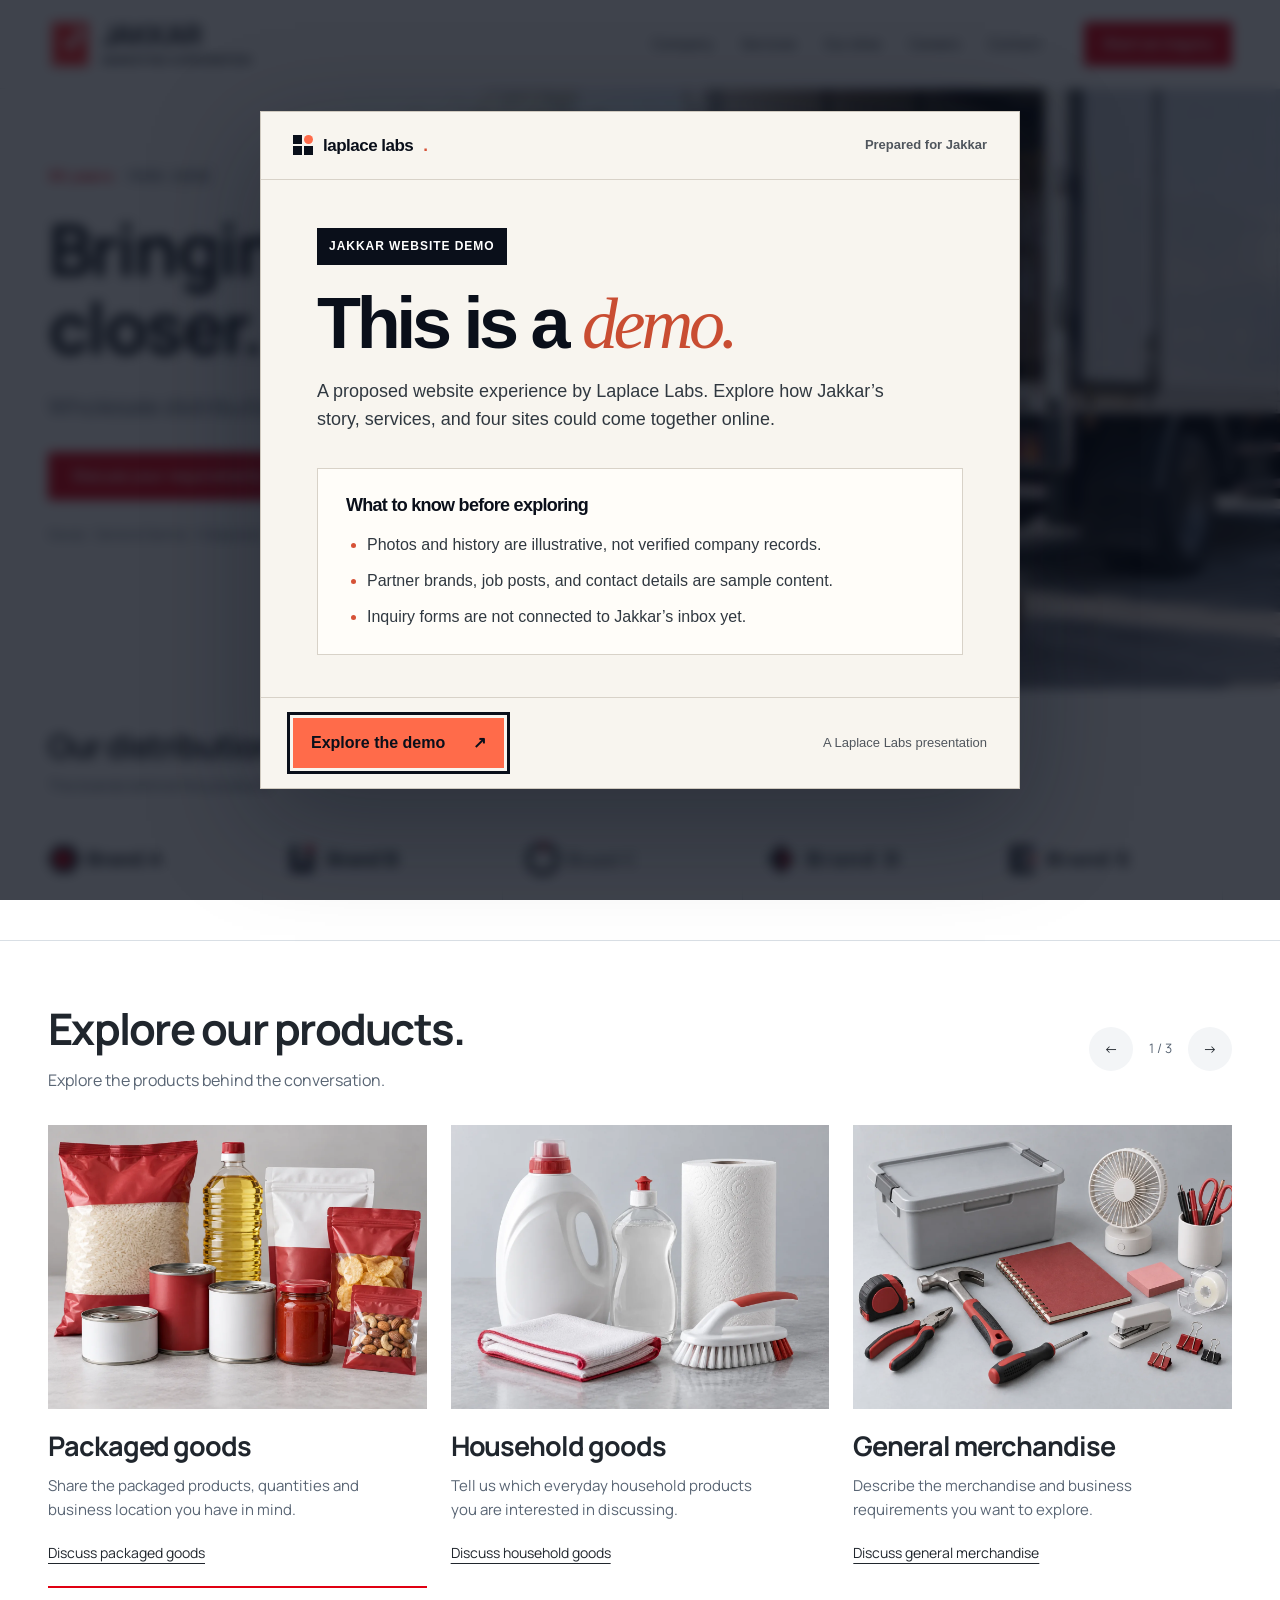
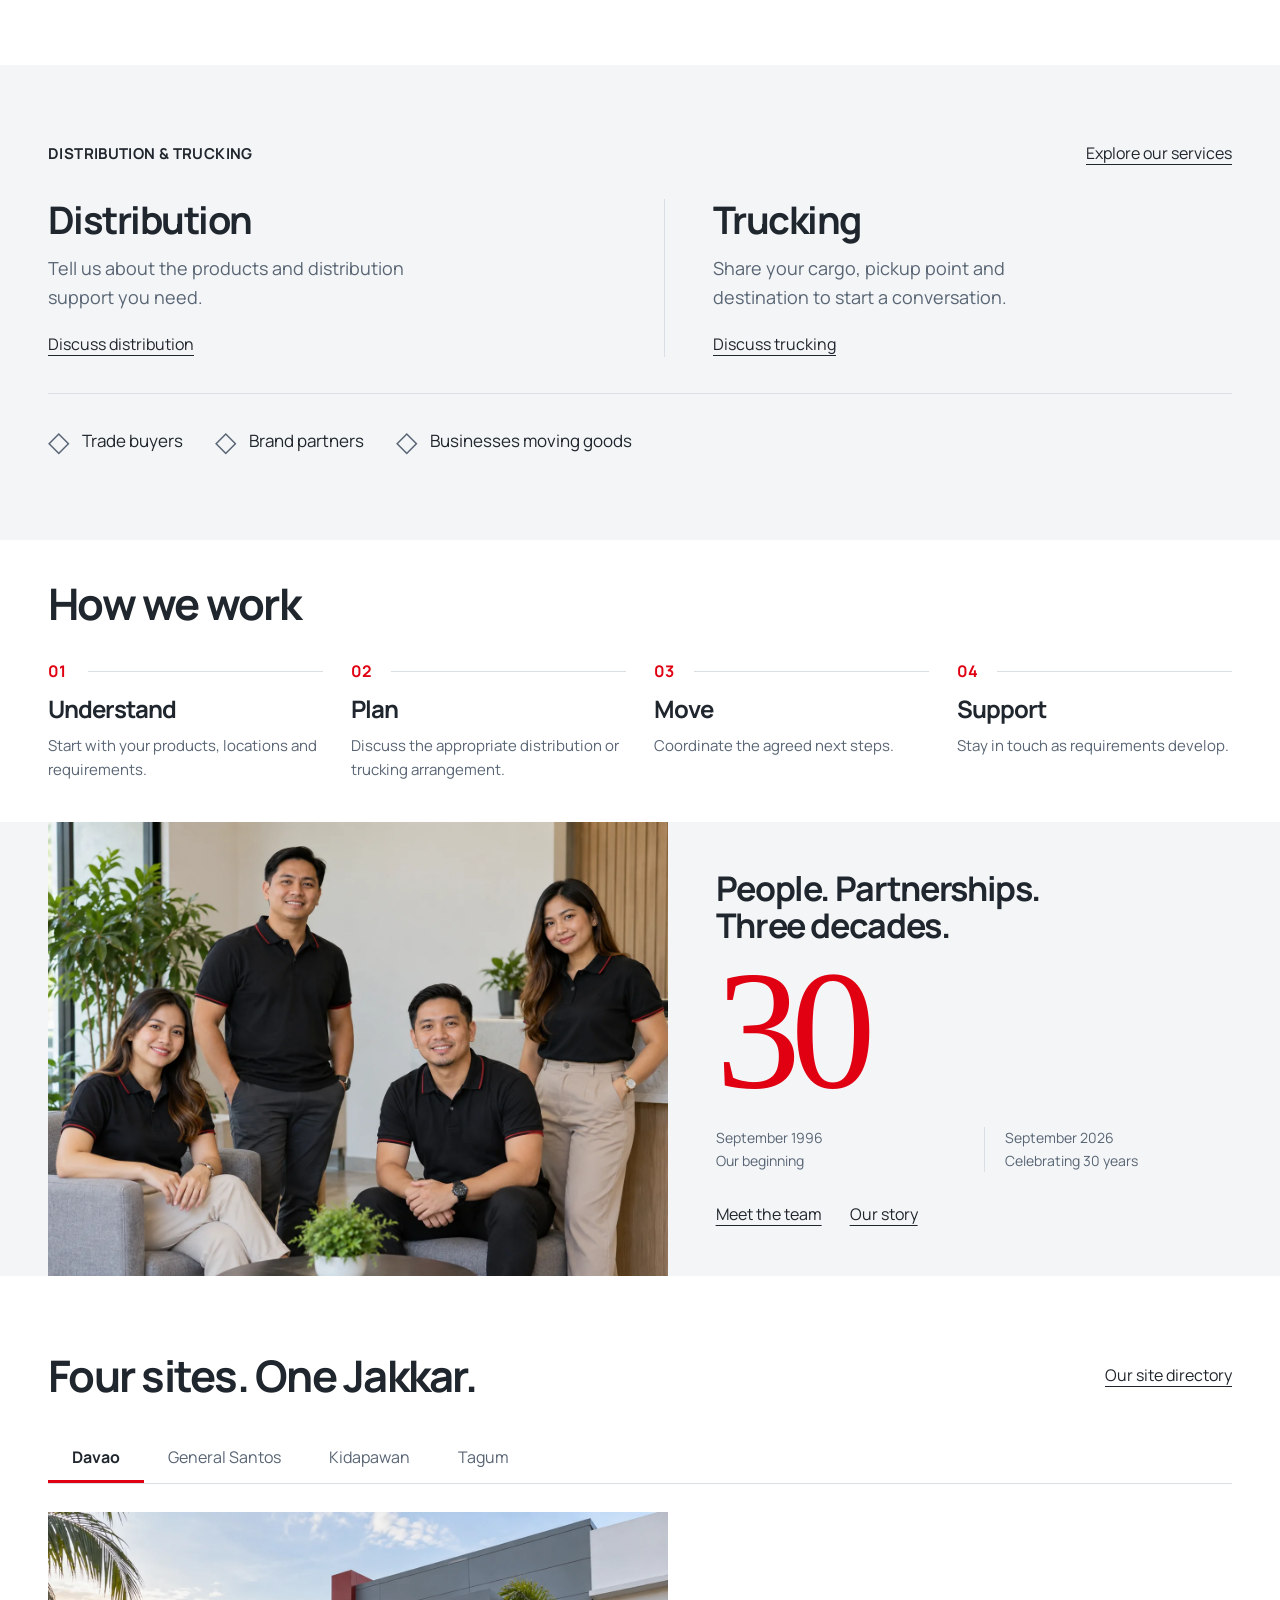
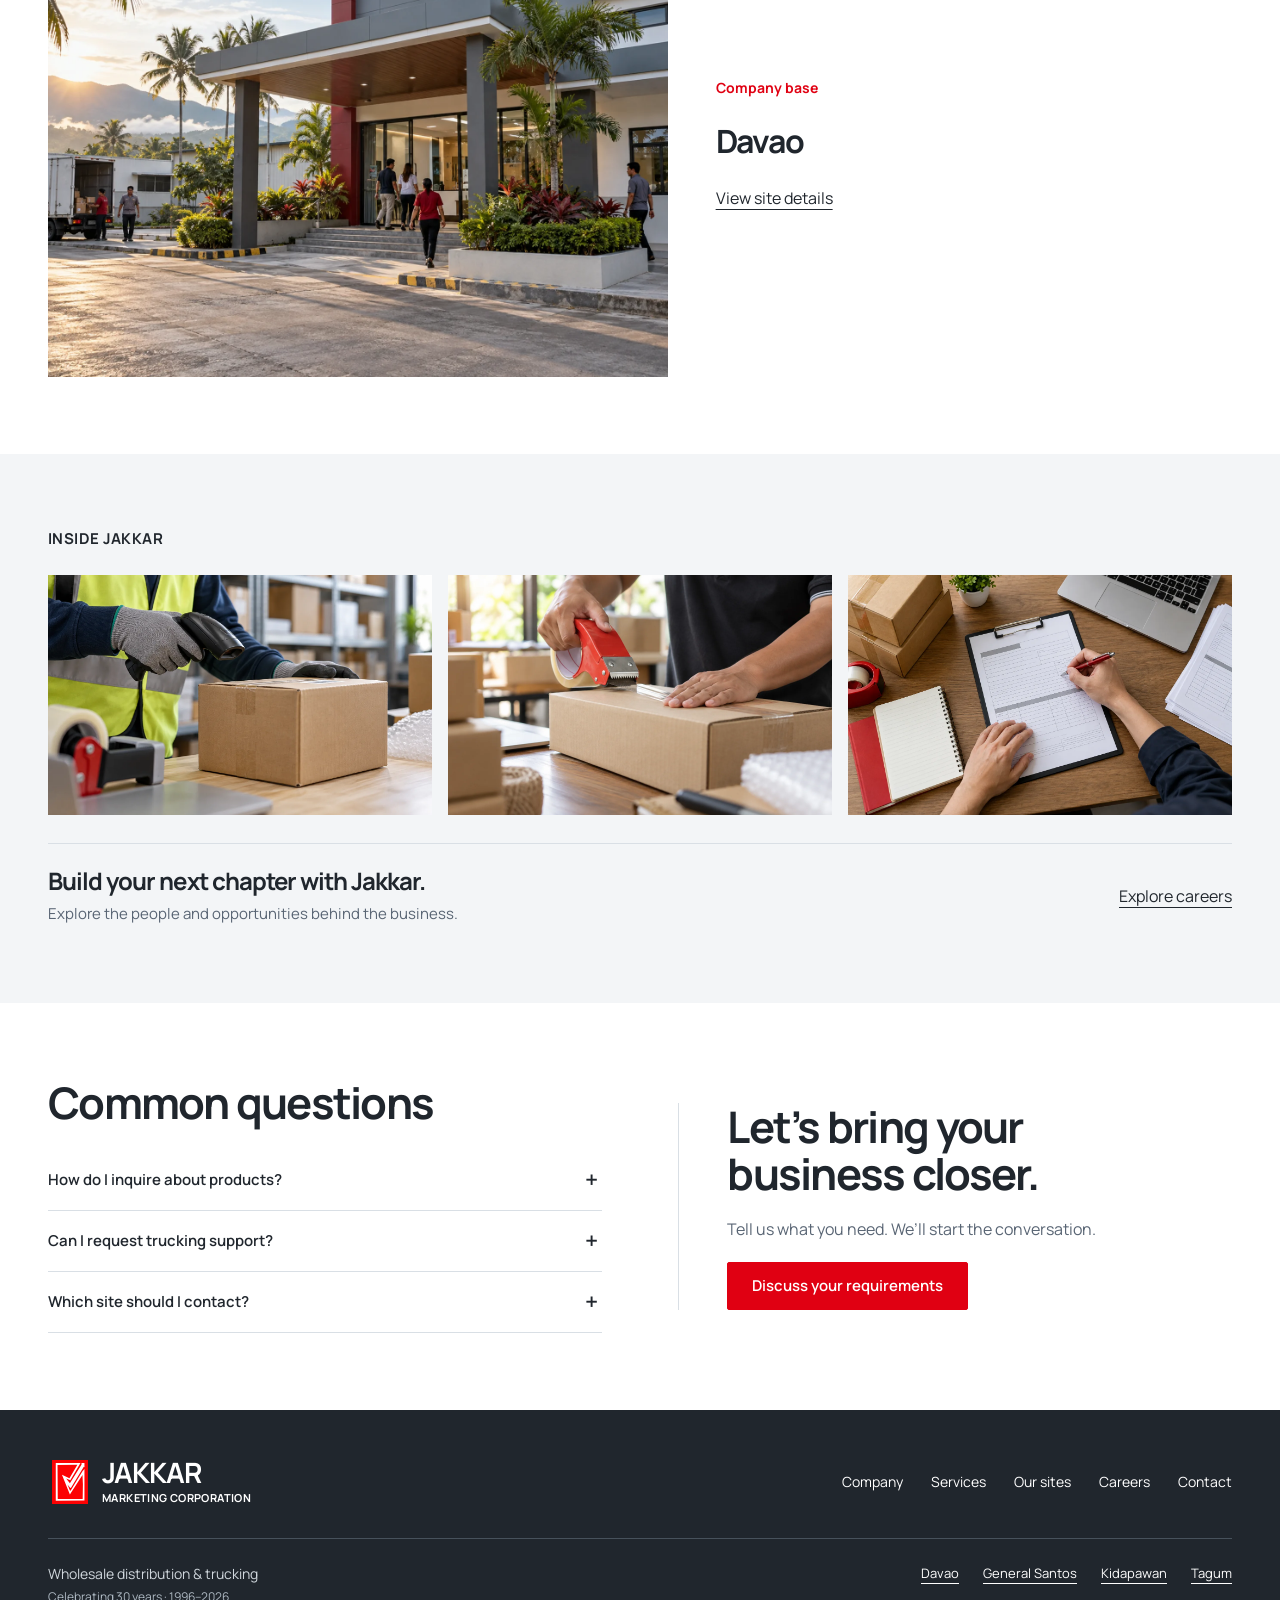
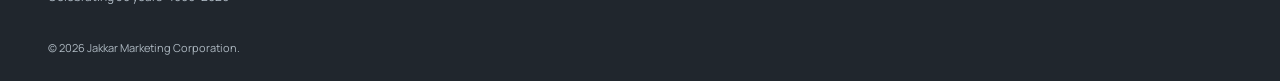
<file: index.html>
<!doctype html>
<html lang="en">

<head>
    <meta charset="utf-8">
    <meta name="viewport" content="width=device-width, initial-scale=1">
    <title>Bringing brands closer. | Jakkar Marketing Corporation</title>
    <meta name="description"
        content="Wholesale distribution and trucking, based in Davao with sites in four Mindanao cities.">
    <meta property="og:title" content="Bringing brands closer. | Jakkar">
    <meta property="og:description"
        content="Wholesale distribution and trucking, based in Davao with sites in four Mindanao cities.">
    <meta property="og:type" content="website">
    <meta name="theme-color" content="#E00012">
    <link rel="icon" href="assets/brand/jakkar-mark.svg">
    <link rel="stylesheet" href="styles.css?v=32">
    <script defer src="content/site-content.js?v=29"></script>
    <script defer src="script.js?v=32"></script>
</head>

<body data-page="index"><a class="skip-link" href="#main">Skip to content</a>
    <header class="site-header">
        <div class="container header-inner"><a class="brand" href="index.html" aria-label="Jakkar home"><img
                    src="assets/brand/jakkar-mark.svg" alt="" width="46"
                    height="46"><span><strong>JAKKAR</strong><small>Marketing Corporation</small></span></a><button
                class="menu-toggle" aria-expanded="false" aria-controls="navigation">Menu <svg aria-hidden="true"
                    viewBox="0 0 24 24" width="20" height="20" fill="none" stroke="currentColor" stroke-width="1.5">
                    <path d="M3 6h18M3 12h18M3 18h18" />
                </svg></button>
            <nav id="navigation" aria-label="Main navigation"><a href="company.html">Company</a><a
                    href="services.html">Services</a><a href="sites.html">Our sites</a><a
                    href="careers.html">Careers</a><a href="contact.html">Contact</a><a class="button nav-inquiry"
                    href="contact.html">Business inquiries</a></nav>
        </div><a class="mobile-direct-inquiry" href="contact.html">Business inquiries <span
                aria-hidden="true">→</span></a>
    </header>
    <main id="main">
        <section class="hero home-hero">
            <figure class="hero-image" data-photo="hero" data-eager><img src="assets/images/hero-loading.webp"
                    alt="Hero loading" fetchpriority="high" decoding="async"></figure>
            <div class="container hero-copy">
                <p class="anniversary">30 years <span>· 1996–2026</span></p>
                <h1 data-business="tagline">Bringing<br>brands closer.</h1>
                <p class="lead" data-business="description">Wholesale distribution and trucking.<br>Rooted in Mindanao.
                </p><a class="button" href="contact.html">Discuss your requirements</a>
                <p class="city-line">Davao · General Santos · Kidapawan · Tagum</p>
            </div>
        </section>
        <section class="section partner-section" id="distribution-partners">
            <div class="container">
                <div class="section-head">
                    <div>
                        <h2>Our distribution partners</h2>
                        <p>The brands behind the products.</p>
                    </div>
                </div>
                <div class="brand-rail" data-brands tabindex="0"
                    aria-label="Distribution partner logos; movement pauses on hover or focus">
                    <div class="brand-item"><img src="assets/partners/brand-a.svg" alt="Brand A" loading="lazy"></div>
                    <div class="brand-item"><img src="assets/partners/brand-b.svg" alt="Brand B" loading="lazy"></div>
                    <div class="brand-item"><img src="assets/partners/brand-c.svg" alt="Brand C" loading="lazy"></div>
                    <div class="brand-item"><img src="assets/partners/brand-d.svg" alt="Brand D" loading="lazy"></div>
                    <div class="brand-item"><img src="assets/partners/brand-e.svg" alt="Brand E" loading="lazy"></div>
                </div>
            </div>
        </section>
        <section class="section product-section">
            <div class="container">
                <div class="section-head">
                    <div>
                        <h2>Explore our products.</h2>
                        <p style="margin-top:16px">Explore the products behind the conversation.</p>
                    </div>
                    <div class="rail-controls"><button data-product-prev
                            aria-label="Previous product category">←</button><span data-product-position
                            aria-live="polite">1 / 3</span><button data-product-next
                            aria-label="Next product category">→</button></div>
                </div>
                <div class="product-rail" data-products tabindex="0" aria-label="Product categories">
                    <article class="product-card"><img src="assets/images/products-packaged.webp" alt="Packaged goods"
                            loading="lazy" decoding="async">
                        <div>
                            <h3>Packaged goods</h3>
                            <p>Share the packaged products, quantities and business location you have in mind.</p><a
                                href="contact.html?service=distribution&amp;product=Packaged%20goods">Discuss packaged
                                goods</a>
                        </div>
                    </article>
                    <article class="product-card"><img src="assets/images/products-household.webp" alt="Household goods"
                            loading="lazy" decoding="async">
                        <div>
                            <h3>Household goods</h3>
                            <p>Tell us which everyday household products you are interested in discussing.</p><a
                                href="contact.html?service=distribution&amp;product=Household%20goods">Discuss household
                                goods</a>
                        </div>
                    </article>
                    <article class="product-card"><img src="assets/images/products-merchandise.webp"
                            alt="General merchandise" loading="lazy" decoding="async">
                        <div>
                            <h3>General merchandise</h3>
                            <p>Describe the merchandise and business requirements you want to explore.</p><a
                                href="contact.html?service=distribution&amp;product=General%20merchandise">Discuss
                                general merchandise</a>
                        </div>
                    </article>
                </div>
            </div>
        </section>
        <section class="section pale">
            <div class="container">
                <div class="section-head">
                    <h2 class="small-heading">Distribution & trucking</h2><a href="services.html">Explore our
                        services</a>
                </div>
                <div class="service-columns" data-service-cards></div>
                <div class="audience-row" data-audiences></div>
            </div>
        </section>
        <section class="section compact">
            <div class="container">
                <div class="section-head">
                    <h2>How we work</h2>
                </div>
                <ol class="process" data-workflow></ol>
            </div>
        </section>
        <section class="section story-section">
            <div class="container story-grid">
                <figure data-photo="team"><img src="assets/images/team-office.webp" alt="Team office" loading="lazy"
                        decoding="async"></figure>
                <div class="story-copy">
                    <h2>People. Partnerships.<br>Three decades.</h2><span class="thirty">30</span>
                    <div class="mini-timeline" data-history-compact></div>
                    <div class="link-row"><a href="company.html#team">Meet the team</a><a href="company.html#story">Our
                            story</a></div>
                </div>
            </div>
        </section>
        <section class="section">
            <div class="container">
                <div class="section-head">
                    <h2>Four sites. One Jakkar.</h2><a href="sites.html">Our site directory</a>
                </div>
                <div class="site-selector" data-sites>
                    <div class="tabs" role="tablist" aria-label="Jakkar sites" data-site-tabs></div>
                    <div data-site-panel role="tabpanel">
                        <div class="site-panel">
                            <figure data-site-photo><img src="assets/images/home-davao.webp"
                                    alt="Office building exterior" loading="lazy"></figure>
                            <div>
                                <p class="eyebrow">Company base</p>
                                <h3>Davao</h3><a class="button" href="contact.html?site=davao">Inquire about Davao</a>
                            </div>
                        </div>
                    </div>
                </div>
            </div>
        </section>
        <section class="section pale">
            <div class="container">
                <h2 class="small-heading">Inside Jakkar</h2>
                <div class="gallery">
                    <figure data-photo="inventory"><img src="assets/images/inventory-detail.webp" alt="Inventory detail"
                            loading="lazy" decoding="async"></figure>
                    <figure data-photo="packing"><img src="assets/images/packing-detail.webp" alt="Packing detail"
                            loading="lazy" decoding="async"></figure>
                    <figure data-photo="dispatch"><img src="assets/images/dispatch-detail.webp" alt="Dispatch detail"
                            loading="lazy" decoding="async"></figure>
                </div>
                <div class="career-strip">
                    <div>
                        <h3>Build your next chapter with Jakkar.</h3>
                        <p>Explore the people and opportunities behind the business.</p>
                    </div><a href="careers.html">Explore careers</a>
                </div>
            </div>
        </section>
        <section class="section">
            <div class="container split">
                <div>
                    <h2>Common questions</h2>
                    <div class="faqs" data-faqs></div>
                </div>
                <div class="inquiry-close">
                    <h2>Let’s bring your<br>business closer.</h2>
                    <p>Tell us what you need. We’ll start the conversation.</p><a class="button"
                        href="contact.html">Discuss your requirements</a>
                </div>
            </div>
        </section>
    </main>
    <footer class="site-footer">
        <div class="container">
            <div class="footer-top"><a class="brand" href="index.html"><img src="assets/brand/jakkar-mark.svg" alt=""
                        width="46" height="46"><span><strong>JAKKAR</strong><small>Marketing
                            Corporation</small></span></a>
                <nav aria-label="Footer navigation"><a href="company.html">Company</a><a
                        href="services.html">Services</a><a href="sites.html">Our sites</a><a
                        href="careers.html">Careers</a><a href="contact.html">Contact</a></nav>
            </div>
            <div class="footer-bottom">
                <p>Wholesale distribution & trucking<br><span>Celebrating 30 years · 1996–2026</span></p>
                <div data-footer-sites></div>
            </div>
            <p class="copyright">© 2026 Jakkar Marketing Corporation. <span data-preview-label></span></p>
        </div>
    </footer><noscript>
        <style>
            @media(max-width:900px) {
                .menu-toggle {
                    display: none
                }

                #navigation {
                    display: flex;
                    position: static;
                    flex-wrap: wrap;
                    padding: 12px 0;
                    width: 100%
                }

                .header-inner {
                    flex-wrap: wrap
                }

                .site-header {
                    position: relative
                }
            }
        </style>
        <p class="noscript-note">Enable JavaScript to use the selectors and prepare an inquiry. Core pages and
            navigation remain available.</p>
    </noscript>
</body>

</html>
</file>
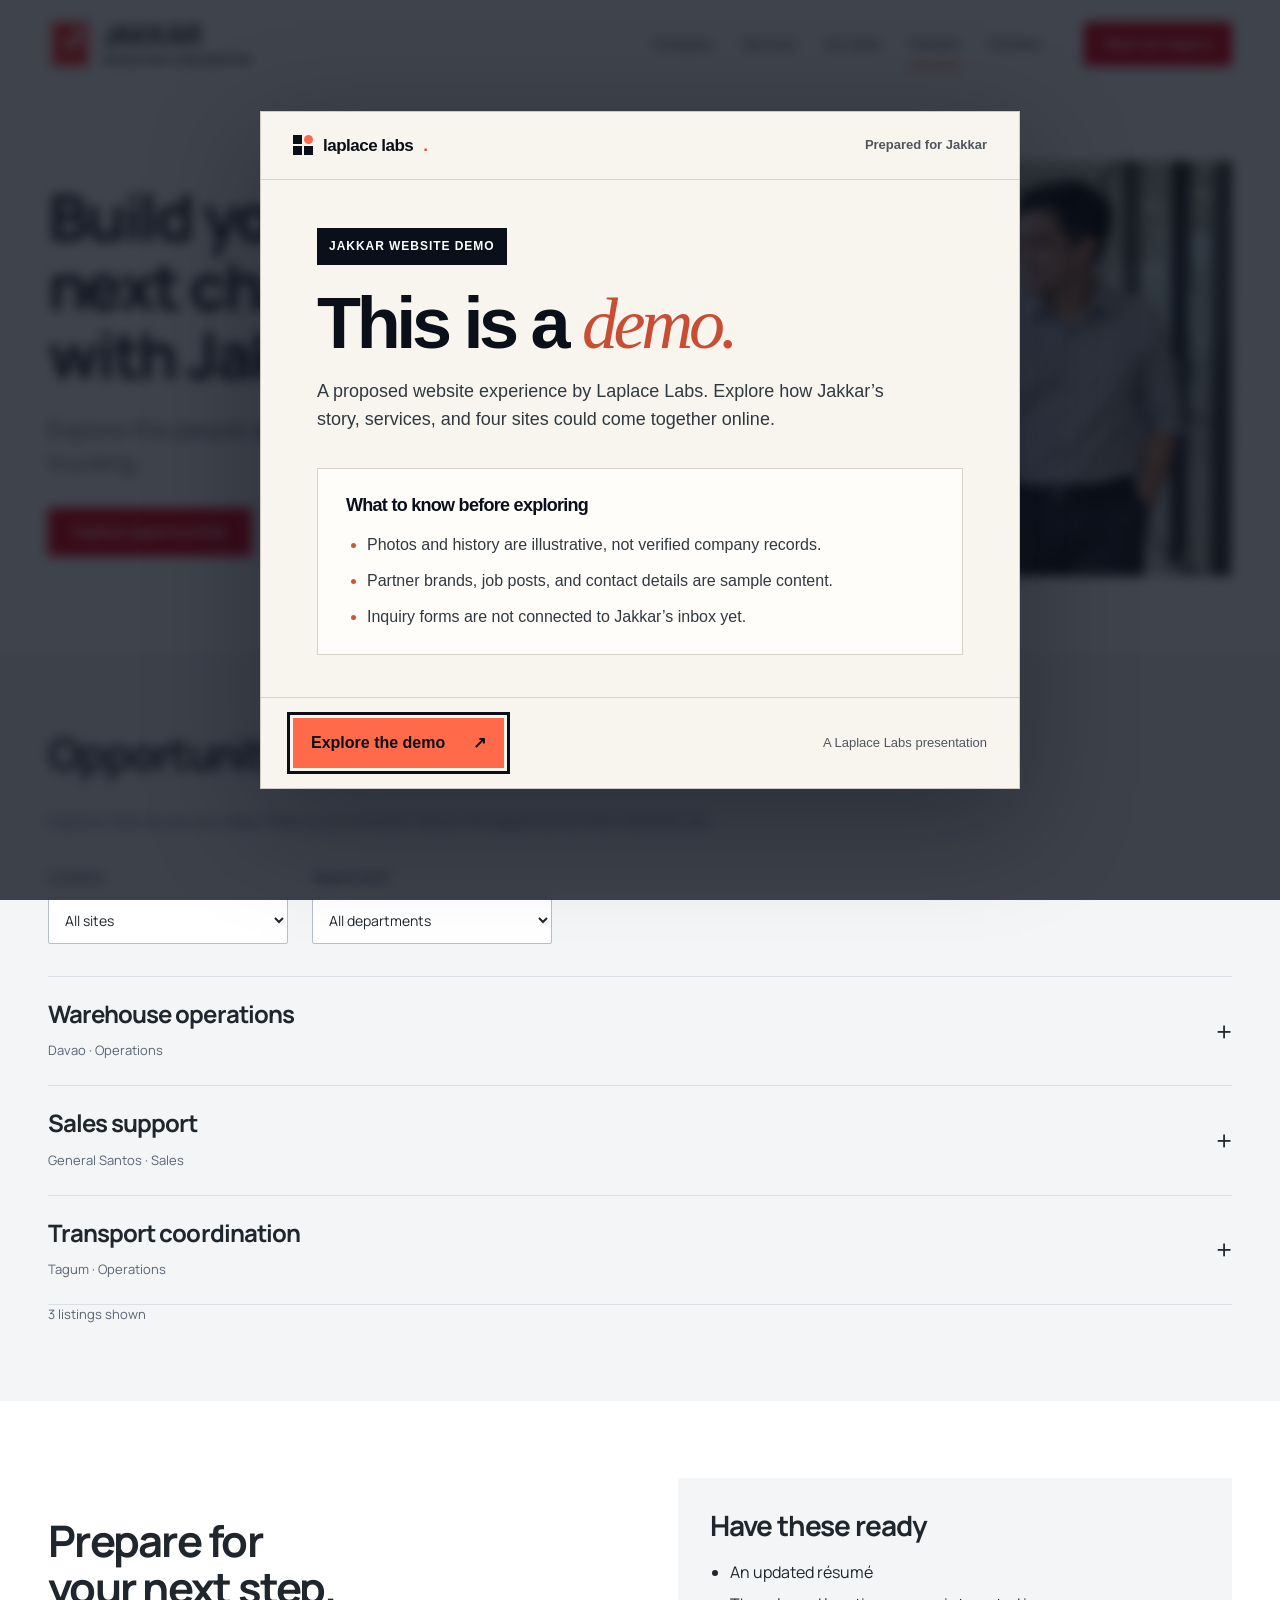
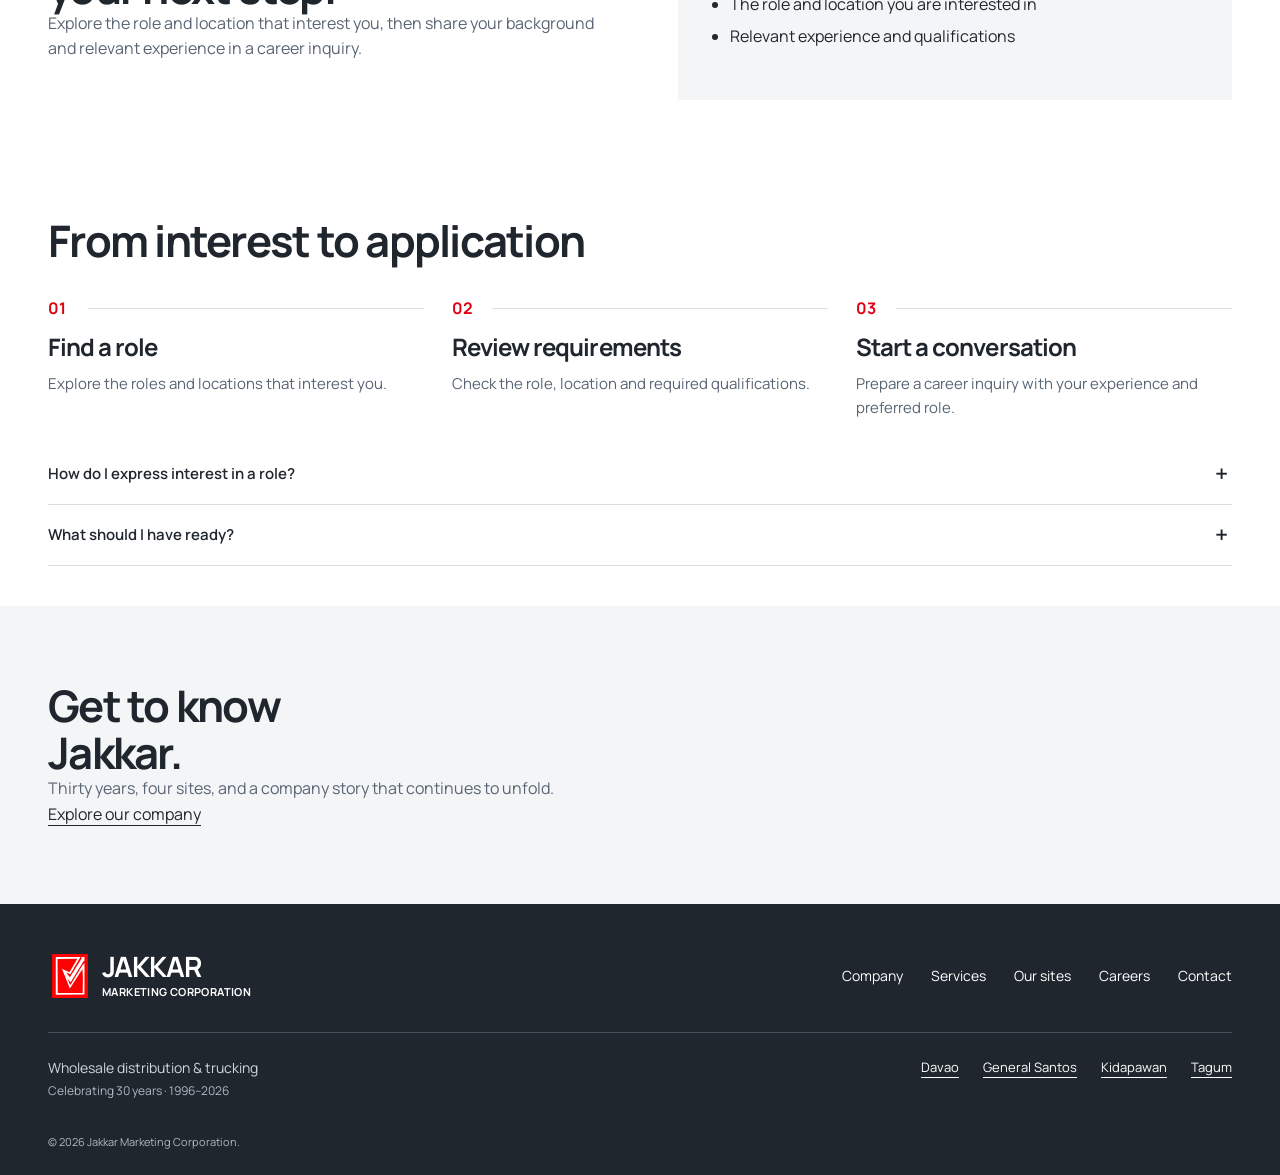
<file: careers.html>
<!doctype html>
<html lang="en">

<head>
    <meta charset="utf-8">
    <meta name="viewport" content="width=device-width, initial-scale=1">
    <title>Build your next chapter with Jakkar. | Jakkar Marketing Corporation</title>
    <meta name="description" content="Explore Jakkar careers and prepare for future confirmed opportunities.">
    <meta property="og:title" content="Build your next chapter with Jakkar. | Jakkar">
    <meta property="og:description" content="Explore Jakkar careers and prepare for future confirmed opportunities.">
    <meta property="og:type" content="website">
    <meta name="theme-color" content="#E00012">
    <link rel="icon" href="assets/brand/jakkar-mark.svg">
    <link rel="stylesheet" href="styles.css?v=32">
    <script defer src="content/site-content.js?v=29"></script>
    <script defer src="script.js?v=32"></script>
</head>

<body data-page="careers"><a class="skip-link" href="#main">Skip to content</a>
    <header class="site-header">
        <div class="container header-inner"><a class="brand" href="index.html" aria-label="Jakkar home"><img
                    src="assets/brand/jakkar-mark.svg" alt="" width="46"
                    height="46"><span><strong>JAKKAR</strong><small>Marketing Corporation</small></span></a><button
                class="menu-toggle" aria-expanded="false" aria-controls="navigation">Menu <svg aria-hidden="true"
                    viewBox="0 0 24 24" width="20" height="20" fill="none" stroke="currentColor" stroke-width="1.5">
                    <path d="M3 6h18M3 12h18M3 18h18" />
                </svg></button>
            <nav id="navigation" aria-label="Main navigation"><a href="company.html">Company</a><a
                    href="services.html">Services</a><a href="sites.html">Our sites</a><a href="careers.html"
                    aria-current="page">Careers</a><a href="contact.html">Contact</a><a class="button nav-inquiry"
                    href="contact.html">Business inquiries</a></nav>
        </div><a class="mobile-direct-inquiry" href="contact.html">Business inquiries <span
                aria-hidden="true">→</span></a>
    </header>
    <main id="main">
        <section class="section page-hero">
            <div class="container split">
                <div>
                    <h1>Build your<br>next chapter<br>with Jakkar.</h1>
                    <p class="lead">Explore the people and work behind distribution and trucking.</p><a class="button"
                        href="#opportunities">Explore opportunities</a>
                </div>
                <figure data-photo="careers" data-eager><img src="assets/images/careers-corridor.webp"
                        alt="Careers corridor" fetchpriority="high" decoding="async"></figure>
            </div>
        </section>
        <section class="section pale" id="opportunities">
            <div class="container">
                <div class="section-head">
                    <h2>Opportunities</h2>
                </div>
                <p data-application-note></p>
                <div class="filters"><label>Location<select data-job-city>
                            <option value="">All sites</option>
                        </select></label><label>Department<select data-job-department>
                            <option value="">All departments</option>
                        </select></label></div>
                <div data-jobs class="job-list"></div>
                <p class="note" data-job-count aria-live="polite"></p>
            </div>
        </section>
        <section class="section">
            <div class="container split">
                <div>
                    <h2>Prepare for<br>your next step.</h2>
                    <p>Explore the role and location that interest you, then share your background and relevant
                        experience in a career inquiry.</p>
                </div>
                <div class="preparation">
                    <h3>Have these ready</h3>
                    <ul>
                        <li>An updated résumé</li>
                        <li>The role and location you are interested in</li>
                        <li>Relevant experience and qualifications</li>
                    </ul>
                </div>
            </div>
        </section>
        <section class="section compact">
            <div class="container">
                <div class="section-head">
                    <h2>From interest to application</h2>
                </div>
                <ol class="process recruitment-process">
                    <li>
                        <h3>Find a role</h3>
                        <p>Explore the roles and locations that interest you.</p>
                    </li>
                    <li>
                        <h3>Review requirements</h3>
                        <p>Check the role, location and required qualifications.</p>
                    </li>
                    <li>
                        <h3>Start a conversation</h3>
                        <p>Prepare a career inquiry with your experience and preferred role.</p>
                    </li>
                </ol>
                <div class="faqs">
                    <details>
                        <summary>How do I express interest in a role?</summary>
                        <p>Open the role details and choose Open application email. Include your background and
                            preferred location in your inquiry.</p>
                    </details>
                    <details>
                        <summary>What should I have ready?</summary>
                        <p>Prepare an updated résumé, your preferred role and location, and a short overview of your
                            relevant experience.</p><a data-careers-email
                            href="mailto:careers@jakkar.example">careers@jakkar.example</a>
                    </details>
                </div>
            </div>
        </section>
        <section class="section pale">
            <div class="container split">
                <div>
                    <h2>Get to know<br>Jakkar.</h2>
                    <p>Thirty years, four sites, and a company story that continues to unfold.</p><a
                        href="company.html">Explore our company</a>
                </div>
            </div>
        </section>
    </main>
    <footer class="site-footer">
        <div class="container">
            <div class="footer-top"><a class="brand" href="index.html"><img src="assets/brand/jakkar-mark.svg" alt=""
                        width="46" height="46"><span><strong>JAKKAR</strong><small>Marketing
                            Corporation</small></span></a>
                <nav aria-label="Footer navigation"><a href="company.html">Company</a><a
                        href="services.html">Services</a><a href="sites.html">Our sites</a><a href="careers.html"
                        aria-current="page">Careers</a><a href="contact.html">Contact</a></nav>
            </div>
            <div class="footer-bottom">
                <p>Wholesale distribution & trucking<br><span>Celebrating 30 years · 1996–2026</span></p>
                <div data-footer-sites></div>
            </div>
            <p class="copyright">© 2026 Jakkar Marketing Corporation. <span data-preview-label></span></p>
        </div>
    </footer><noscript>
        <style>
            @media(max-width:900px) {
                .menu-toggle {
                    display: none
                }

                #navigation {
                    display: flex;
                    position: static;
                    flex-wrap: wrap;
                    padding: 12px 0;
                    width: 100%
                }

                .header-inner {
                    flex-wrap: wrap
                }

                .site-header {
                    position: relative
                }
            }
        </style>
        <p class="noscript-note">Enable JavaScript to use the selectors and prepare an inquiry. Core pages and
            navigation remain available.</p>
    </noscript>
</body>

</html>
</file>
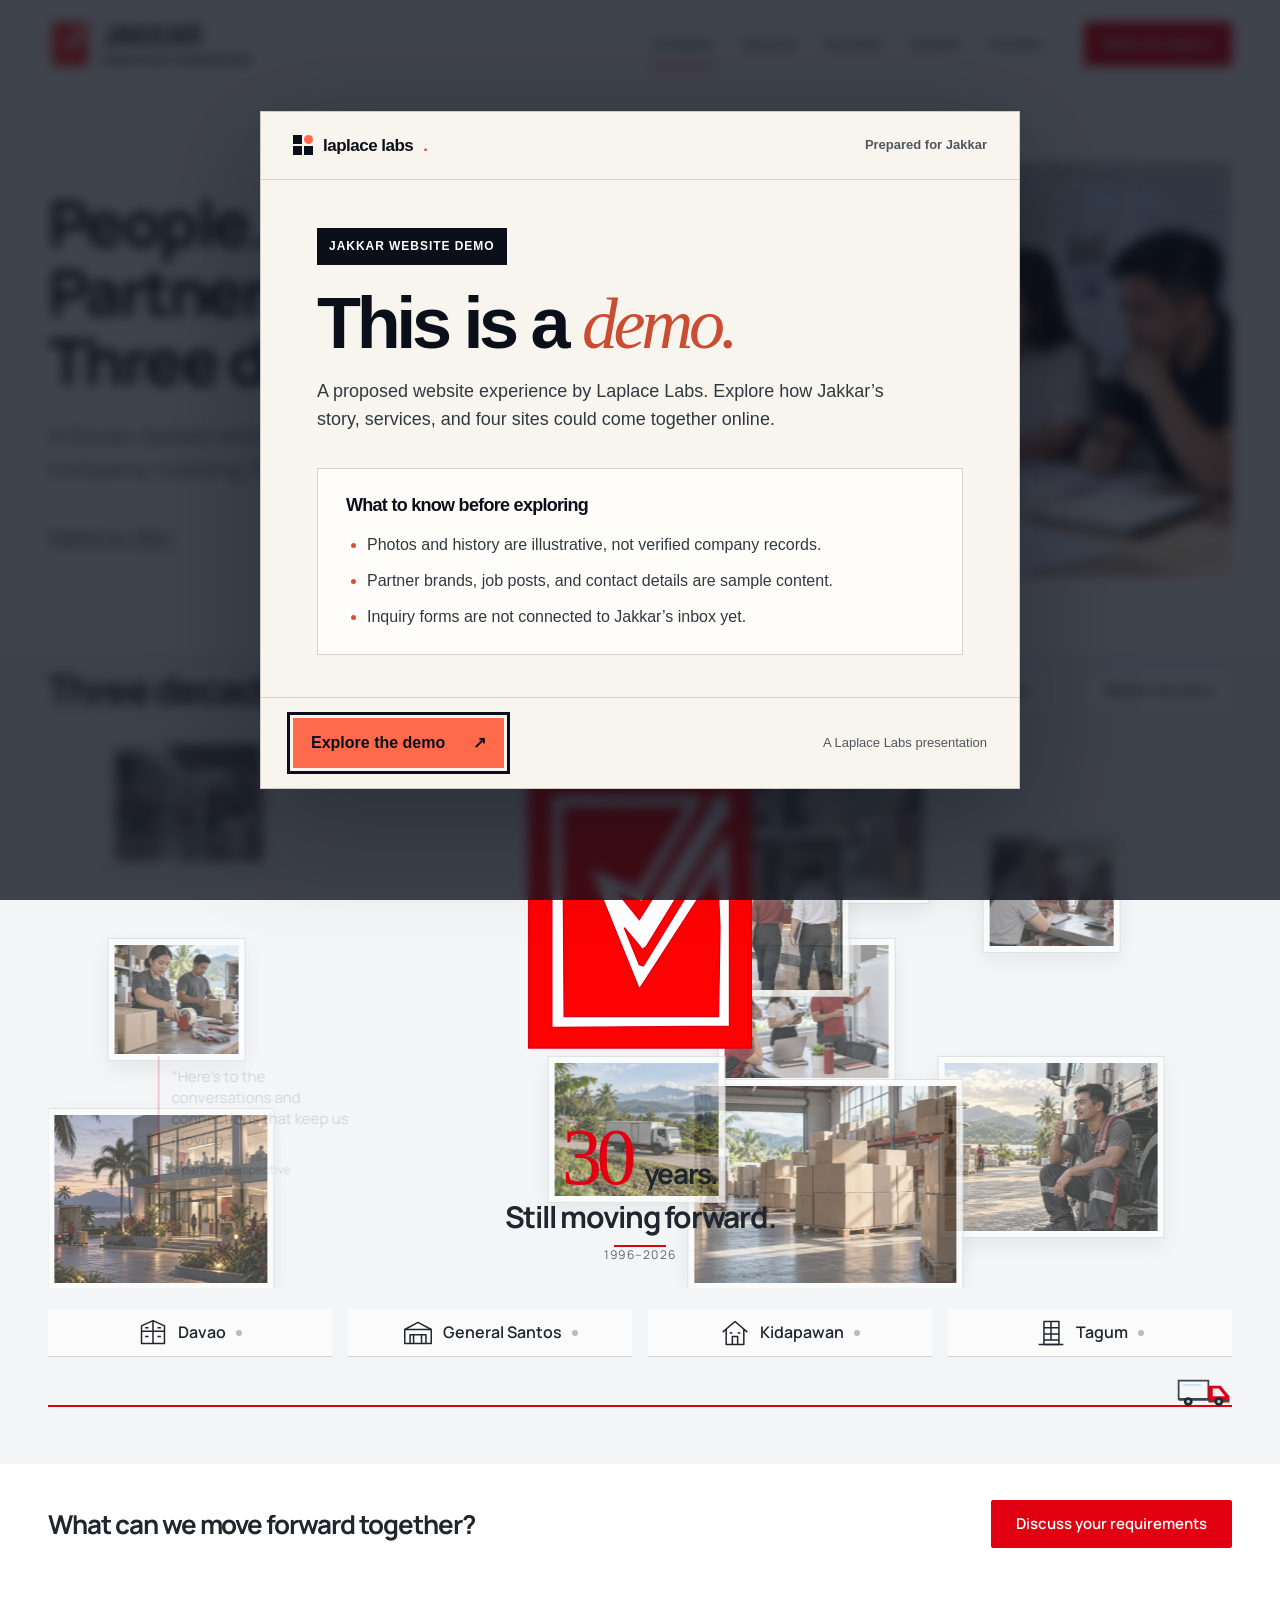
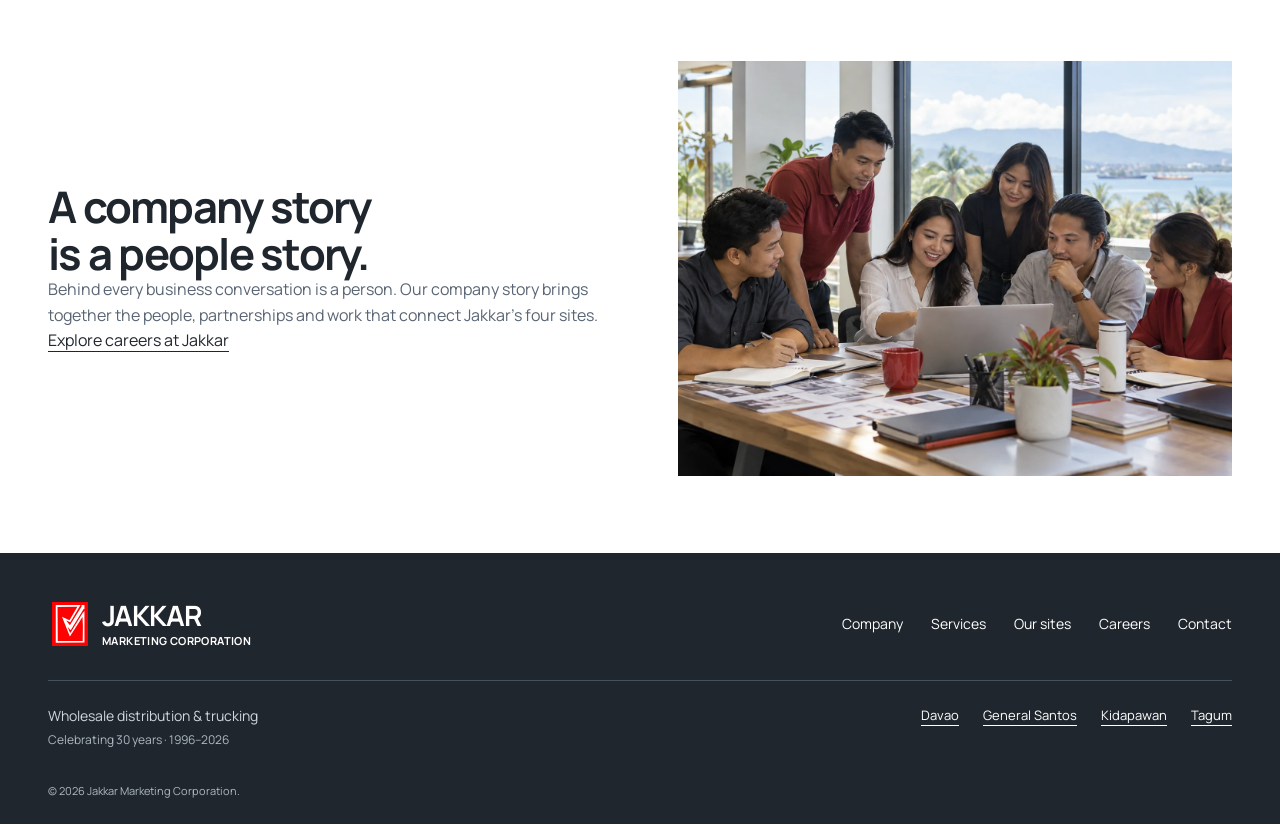
<file: company.html>
<!doctype html>
<html lang="en">

<head>
    <script>if ("scrollRestoration" in history) history.scrollRestoration = "manual";</script>
    <meta charset="utf-8">
    <meta name="viewport" content="width=device-width, initial-scale=1">
    <title>People. Partnerships. Three decades. | Jakkar Marketing Corporation</title>
    <meta name="description" content="Discover Jakkar Marketing Corporation’s story, team and 30-year milestone.">
    <meta property="og:title" content="People. Partnerships. Three decades. | Jakkar">
    <meta property="og:description"
        content="Discover Jakkar Marketing Corporation’s story, team and 30-year milestone.">
    <meta property="og:type" content="website">
    <meta name="theme-color" content="#E00012">
    <link rel="icon" href="assets/brand/jakkar-mark.svg">
    <link rel="stylesheet" href="styles.css?v=32">
    <link rel="stylesheet" href="history.css?v=31">
    <script defer src="content/site-content.js?v=29"></script>
    <script defer src="script.js?v=32"></script>
    <script defer src="history.js?v=30"></script>
</head>

<body data-page="company"><a class="skip-link" href="#main">Skip to content</a>
    <header class="site-header">
        <div class="container header-inner"><a class="brand" href="index.html" aria-label="Jakkar home"><img
                    src="assets/brand/jakkar-mark.svg" alt="" width="46"
                    height="46"><span><strong>JAKKAR</strong><small>Marketing Corporation</small></span></a><button
                class="menu-toggle" aria-expanded="false" aria-controls="navigation">Menu <svg aria-hidden="true"
                    viewBox="0 0 24 24" width="20" height="20" fill="none" stroke="currentColor" stroke-width="1.5">
                    <path d="M3 6h18M3 12h18M3 18h18" />
                </svg></button>
            <nav id="navigation" aria-label="Main navigation"><a href="company.html" aria-current="page">Company</a><a
                    href="services.html">Services</a><a href="sites.html">Our sites</a><a
                    href="careers.html">Careers</a><a href="contact.html">Contact</a><a class="button nav-inquiry"
                    href="contact.html">Business inquiries</a></nav>
        </div><a class="mobile-direct-inquiry" href="contact.html">Business inquiries <span
                aria-hidden="true">→</span></a>
    </header>
    <main id="main">
        <section class="section page-hero">
            <div class="container split">
                <div>
                    <h1>People.<br>Partnerships.<br>Three decades.</h1>
                    <p class="lead">A Davao-based wholesale distribution and trucking company, marking 30 years in
                        September 2026.</p><a class="text-link" href="#story">Explore our story</a>
                </div>
                <figure data-photo="company" data-eager><img src="assets/images/company-conversation.webp"
                        alt="Company conversation" fetchpriority="high" decoding="async"></figure>
            </div>
        </section>
        <section class="jakkar-history" id="story" aria-labelledby="history-heading">
            <div class="history-frame">
                <div class="container">
                    <div class="history-introduction">
                        <h2 id="history-heading">Three decades in motion.</h2><a class="button secondary"
                            data-history-gallery href="gallery.html" hidden>Explore the photo gallery</a><button
                            class="button secondary" data-history-restart hidden>Restart the story</button>
                    </div>
                    <div class="history-static-opening">
                        <div>
                            <h3>Thirty years is a story of people.</h3>
                            <p>Jakkar’s anniversary brings together its beginnings in Davao, the work behind its four
                                sites, and the people and partnerships along the way.</p>
                        </div>
                    </div>
                    <div class="history-art">
                        <div class="history-static-photos" data-history-static-photos aria-hidden="true">
                            <figure class="history-static-photo static-photo-1"><img
                                    src="assets/images/finale-pallet-wrap.webp" alt="" loading="lazy"></figure>
                            <figure class="history-static-photo static-photo-2"><img
                                    src="assets/images/finale-shelf-label.webp" alt="" loading="lazy"></figure>
                            <figure class="history-static-photo static-photo-3"><img
                                    src="assets/images/finale-morning-gate.webp" alt="" loading="lazy"></figure>
                            <figure class="history-static-photo static-photo-4"><img
                                    src="assets/images/finale-cargo-straps.webp" alt="" loading="lazy"></figure>
                            <figure class="history-static-photo static-photo-5"><img
                                    src="assets/images/finale-stock-count.webp" alt="" loading="lazy"></figure>
                            <figure class="history-static-photo static-photo-6"><img
                                    src="assets/images/finale-customer-counter.webp" alt="" loading="lazy"></figure>
                        </div>
                        <div class="history-tribute-photos" data-history-tribute-photos aria-hidden="true">
                            <figure class="tribute-photo tribute-photo-1">
                                <div class="tribute-float-plane"><img src="assets/images/finale-pallet-wrap.webp"
                                        alt="Wrapping a pallet" loading="lazy" decoding="async"></div>
                            </figure>
                            <figure class="tribute-photo tribute-photo-2">
                                <div class="tribute-float-plane"><img src="assets/images/finale-shelf-label.webp"
                                        alt="Organizing a shelf" loading="lazy" decoding="async"></div>
                            </figure>
                            <figure class="tribute-photo tribute-photo-3">
                                <div class="tribute-float-plane"><img src="assets/images/finale-morning-gate.webp"
                                        alt="A delivery van arriving" loading="lazy" decoding="async"></div>
                            </figure>
                            <figure class="tribute-photo tribute-photo-4">
                                <div class="tribute-float-plane"><img src="assets/images/finale-cargo-straps.webp"
                                        alt="Securing cargo straps" loading="lazy" decoding="async"></div>
                            </figure>
                            <figure class="tribute-photo tribute-photo-5">
                                <div class="tribute-float-plane"><img src="assets/images/finale-stock-count.webp"
                                        alt="Counting stock together" loading="lazy" decoding="async"></div>
                            </figure>
                            <figure class="tribute-photo tribute-photo-6">
                                <div class="tribute-float-plane"><img src="assets/images/finale-loading-ramp.webp"
                                        alt="Moving a trolley across a ramp" loading="lazy" decoding="async"></div>
                            </figure>
                            <figure class="tribute-photo tribute-photo-7">
                                <div class="tribute-float-plane"><img src="assets/images/finale-customer-counter.webp"
                                        alt="A conversation at the counter" loading="lazy" decoding="async"></div>
                            </figure>
                            <figure class="tribute-photo tribute-photo-8">
                                <div class="tribute-float-plane"><img src="assets/images/finale-planning-board.webp"
                                        alt="Planning the work together" loading="lazy" decoding="async"></div>
                            </figure>
                        </div>
                        <aside class="history-memory" aria-label="People in our story">
                            <p class="memory-label" data-history-year>1996</p>
                            <div class="memory-photo" data-history-photo><img src="assets/images/story-beginning.webp"
                                    alt="An illustrated beginning in Davao" decoding="async"><span
                                    class="memory-mount mount-top-left"></span><span
                                    class="memory-mount mount-top-right"></span><span
                                    class="memory-mount mount-bottom-left"></span><span
                                    class="memory-mount mount-bottom-right"></span></div>
                            <h3 data-history-memory-title>A beginning in Davao</h3>
                            <p data-history-caption>A beginning shaped by people.</p>
                        </aside>
                        <div class="history-mark-stage"><object id="history-artwork" type="image/svg+xml"
                                data="history.svg?v=29"
                                aria-label="Jakkar’s logo and people-centered company story"><img src="history.svg?v=29"
                                    alt="Jakkar’s vector logo celebrating thirty years, 1996 to 2026">
                                <p><a href="history.svg?v=29">View the history artwork</a></p>
                            </object><img class="history-static-mark" src="assets/brand/jakkar-mark.svg"
                                alt="Jakkar Marketing Corporation"></div>
                        <div class="history-tribute-statement" data-history-tribute>
                            <h3 aria-label="30 years. Still moving forward." data-tribute-message><span
                                    class="tribute-number" data-tribute-number>30</span> <span class="tribute-unit"
                                    data-tribute-unit>years.</span><span class="tribute-phrase"
                                    data-tribute-phrase>Still moving forward.</span></h3>
                            <p class="tribute-dates" data-tribute-dates>1996–2026</p>
                        </div>
                        <div class="history-tribute-voices" data-history-tribute-voices>
                            <blockquote class="tribute-note tribute-note-1">
                                <div class="quote-float-plane">
                                    <p>“Thank you for being part of the work and the journey.”</p>
                                    <footer>From our team</footer>
                                </div>
                            </blockquote>
                            <blockquote class="tribute-note tribute-note-2">
                                <div class="quote-float-plane">
                                    <p>“Here’s to the conversations and connections that keep us moving.”</p>
                                    <footer>A partner perspective</footer>
                                </div>
                            </blockquote>
                            <blockquote class="tribute-note tribute-note-3">
                                <div class="quote-float-plane">
                                    <p>“Thirty years, shared by the people behind every next step.”</p>
                                    <footer>From our team</footer>
                                </div>
                            </blockquote>
                        </div>
                    </div>
                    <div class="history-site-legend" aria-label="Sites in our story"><span class="history-city-badge"
                            data-history-city="0"><svg viewBox="0 0 34 34" aria-hidden="true" fill="none"
                                stroke="currentColor" stroke-width="1.7" stroke-linejoin="round">
                                <path d="M4 29V9L17 3L30 9V29Z" />
                                <path d="M4 15H30M17 3V29M8 11h4m10 0h4M8 21h4m10 0h4" />
                            </svg><strong>Davao</strong><i class="history-city-pin" aria-hidden="true"></i></span><span
                            class="history-city-badge" data-history-city="1"><svg viewBox="0 0 34 34" aria-hidden="true"
                                fill="none" stroke="currentColor" stroke-width="1.7" stroke-linejoin="round">
                                <path d="M2 29V13L17 5L32 13V29Z" />
                                <path d="M2 13H32M8 29V19h18v10M12 19v10M21 19v10" />
                            </svg><strong>General Santos</strong><i class="history-city-pin"
                                aria-hidden="true"></i></span><span class="history-city-badge"
                            data-history-city="2"><svg viewBox="0 0 34 34" aria-hidden="true" fill="none"
                                stroke="currentColor" stroke-width="1.7" stroke-linejoin="round">
                                <path d="M3 16L17 4L31 16M7 13V30H27V13M14 30V21h6v9" />
                                <path d="M11 17h3m6 0h3" />
                            </svg><strong>Kidapawan</strong><i class="history-city-pin"
                                aria-hidden="true"></i></span><span class="history-city-badge"
                            data-history-city="3"><svg viewBox="0 0 34 34" aria-hidden="true" fill="none"
                                stroke="currentColor" stroke-width="1.7" stroke-linejoin="round">
                                <path d="M9 30V4H26V30Z" />
                                <path d="M9 11H26M9 18H26M9 25H26M17 4V25M3 30H31" />
                            </svg><strong>Tagum</strong><i class="history-city-pin" aria-hidden="true"></i></span></div>
                    <div class="history-progress-track" aria-hidden="true">
                        <div class="history-progress-line"></div>
                        <div class="history-progress-vehicle"><svg viewBox="0 0 64 38" width="56" height="34"
                                fill="none">
                                <path d="M3 7h34v21H3Z" fill="#F4F6F8" stroke="#394752" stroke-width="2" />
                                <path d="M37 13h14l10 12v7H37Z" fill="#E00012" />
                                <path d="M42 16h7l7 9H42Z" fill="#E8F0F4" />
                                <path d="M3 29H61" stroke="#394752" stroke-width="2" />
                                <circle cx="14" cy="31" r="5" fill="#20262D" />
                                <circle cx="49" cy="31" r="5" fill="#20262D" />
                                <circle cx="14" cy="31" r="2" fill="#B9C3CC" />
                                <circle cx="49" cy="31" r="2" fill="#B9C3CC" />
                                <path d="M8 12H29" stroke="#D6DFE6" stroke-width="2" />
                            </svg></div>
                    </div>
                    <nav class="history-navigation" aria-label="People in our history"><button
                            data-history-stop="0">Beginning</button><button data-history-stop="1">Early
                            years</button><button data-history-stop="2">Growing together</button><button
                            data-history-stop="3">Today</button><button data-history-stop="4">Thirty years</button>
                    </nav>
                    <ol class="history-chronology" data-history-chronology>
                        <li>
                            <details class="history-chapter">
                                <summary><span class="history-chapter-label">1996</span>
                                    <h3>A beginning in Davao</h3>
                                    <p>A Davao beginning in September 1996, followed by the everyday work and people
                                        behind the company’s story.</p><span class="chapter-expand">Read this
                                        chapter</span>
                                </summary>
                                <div class="chapter-content"><img src="assets/images/story-beginning.webp"
                                        alt="A beginning in Davao" loading="lazy">
                                    <p>Jakkar began in Davao in September 1996. Its anniversary looks back to the people
                                        who took the first steps and the everyday work that followed.</p>
                                </div>
                            </details>
                        </li>
                        <li>
                            <details class="history-chapter">
                                <summary><span class="history-chapter-label">Early years</span>
                                    <h3>The work takes shape</h3>
                                    <p>Orders, conversations and deliveries bring distribution and trucking into focus,
                                        along with the people doing the work.</p><span class="chapter-expand">Read this
                                        chapter</span>
                                </summary>
                                <div class="chapter-content"><img src="assets/images/story-earlywork.webp"
                                        alt="The work takes shape" loading="lazy">
                                    <p>Orders, conversations and deliveries connect this chapter. It is a look at the
                                        practical work behind distribution and trucking, and the people making it
                                        happen.</p>
                                </div>
                            </details>
                        </li>
                        <li>
                            <details class="history-chapter">
                                <summary><span class="history-chapter-label">Growing together</span>
                                    <h3>Four sites, one company</h3>
                                    <p>Davao, General Santos, Kidapawan and Tagum are Jakkar’s four sites today, each
                                        part of one company story.</p><span class="chapter-expand">Read this
                                        chapter</span>
                                </summary>
                                <div class="chapter-content"><img src="assets/images/story-growth.webp"
                                        alt="Four sites, one company" loading="lazy">
                                    <p>Davao, General Santos, Kidapawan and Tagum form Jakkar’s presence today. The
                                        story grows through different places and the people who work in them.</p>
                                </div>
                            </details>
                        </li>
                        <li>
                            <details class="history-chapter">
                                <summary><span class="history-chapter-label">Today</span>
                                    <h3>People behind the next move</h3>
                                    <p>Product enquiries, cargo coordination and teamwork connect the people behind
                                        Jakkar’s day-to-day work across its four sites.</p><span
                                        class="chapter-expand">Read this chapter</span>
                                </summary>
                                <div class="chapter-content"><img src="assets/images/story-today.webp"
                                        alt="People behind the next move" loading="lazy">
                                    <p>From product enquiries to cargo coordination, people carry the work forward. This
                                        chapter brings the company’s day-to-day conversations, preparation and teamwork
                                        into focus.</p>
                                </div>
                            </details>
                        </li>
                        <li>
                            <details class="history-chapter">
                                <summary><span class="history-chapter-label">Thirty years</span>
                                    <h3>Thirty years together</h3>
                                    <p>September 2026 marked thirty years, shared with the teams, customers and partners
                                        who have been part of the journey.</p><span class="chapter-expand">Read this
                                        chapter</span>
                                </summary>
                                <div class="chapter-content"><img src="assets/images/story-anniversary.webp"
                                        alt="Thirty years together" loading="lazy">
                                    <p>September 2026 marked thirty years of Jakkar. To the teams, customers and
                                        partners who have shared the journey: thank you. Still moving forward.</p>
                                </div>
                            </details>
                        </li>
                    </ol>
                    <div class="history-static-closing"><a class="text-link" href="gallery.html">Explore the photo
                            gallery</a></div>
                </div>
            </div>
        </section>
        <section class="history-inquiry">
            <div class="container">
                <h2>What can we move forward together?</h2><a class="button" href="contact.html">Discuss your
                    requirements</a>
            </div>
        </section>
        <section class="section" id="team">
            <div class="container split">
                <div>
                    <h2>A company story<br>is a people story.</h2>
                    <p>Behind every business conversation is a person. Our company story brings together the people,
                        partnerships and work that connect Jakkar’s four sites.</p><a href="careers.html">Explore
                        careers at Jakkar</a>
                </div>
                <figure data-photo="companyTeam"><img src="assets/images/company-team.webp"
                        alt="Colleagues collaborating around a worktable" loading="lazy" decoding="async"></figure>
            </div>
        </section>
    </main>
    <footer class="site-footer">
        <div class="container">
            <div class="footer-top"><a class="brand" href="index.html"><img src="assets/brand/jakkar-mark.svg" alt=""
                        width="46" height="46"><span><strong>JAKKAR</strong><small>Marketing
                            Corporation</small></span></a>
                <nav aria-label="Footer navigation"><a href="company.html" aria-current="page">Company</a><a
                        href="services.html">Services</a><a href="sites.html">Our sites</a><a
                        href="careers.html">Careers</a><a href="contact.html">Contact</a></nav>
            </div>
            <div class="footer-bottom">
                <p>Wholesale distribution & trucking<br><span>Celebrating 30 years · 1996–2026</span></p>
                <div data-footer-sites></div>
            </div>
            <p class="copyright">© 2026 Jakkar Marketing Corporation. <span data-preview-label></span></p>
        </div>
    </footer><noscript>
        <style>
            @media(max-width:900px) {
                .menu-toggle {
                    display: none
                }

                #navigation {
                    display: flex;
                    position: static;
                    flex-wrap: wrap;
                    padding: 12px 0;
                    width: 100%
                }

                .header-inner {
                    flex-wrap: wrap
                }

                .site-header {
                    position: relative
                }
            }
        </style>
        <p class="noscript-note">Enable JavaScript to use the selectors and prepare an inquiry. Core pages and
            navigation remain available.</p>
    </noscript>
</body>

</html>
</file>
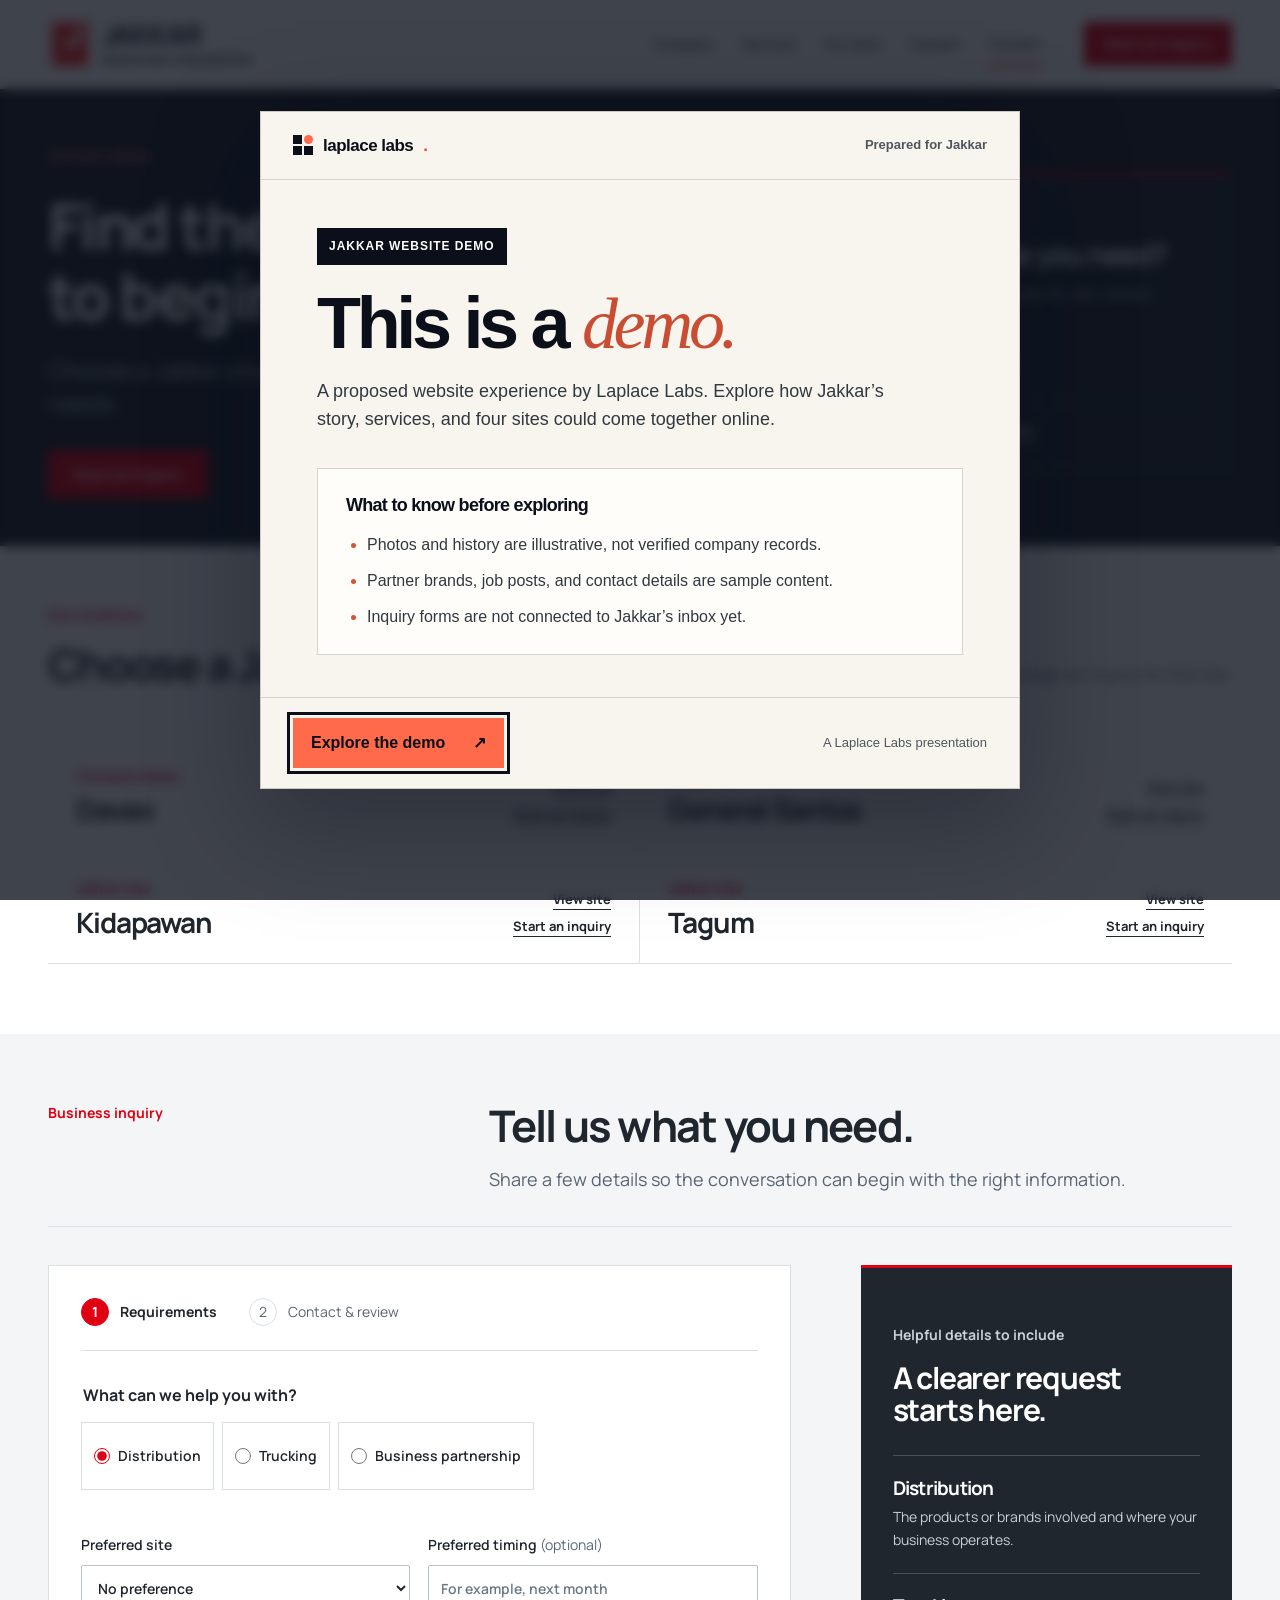
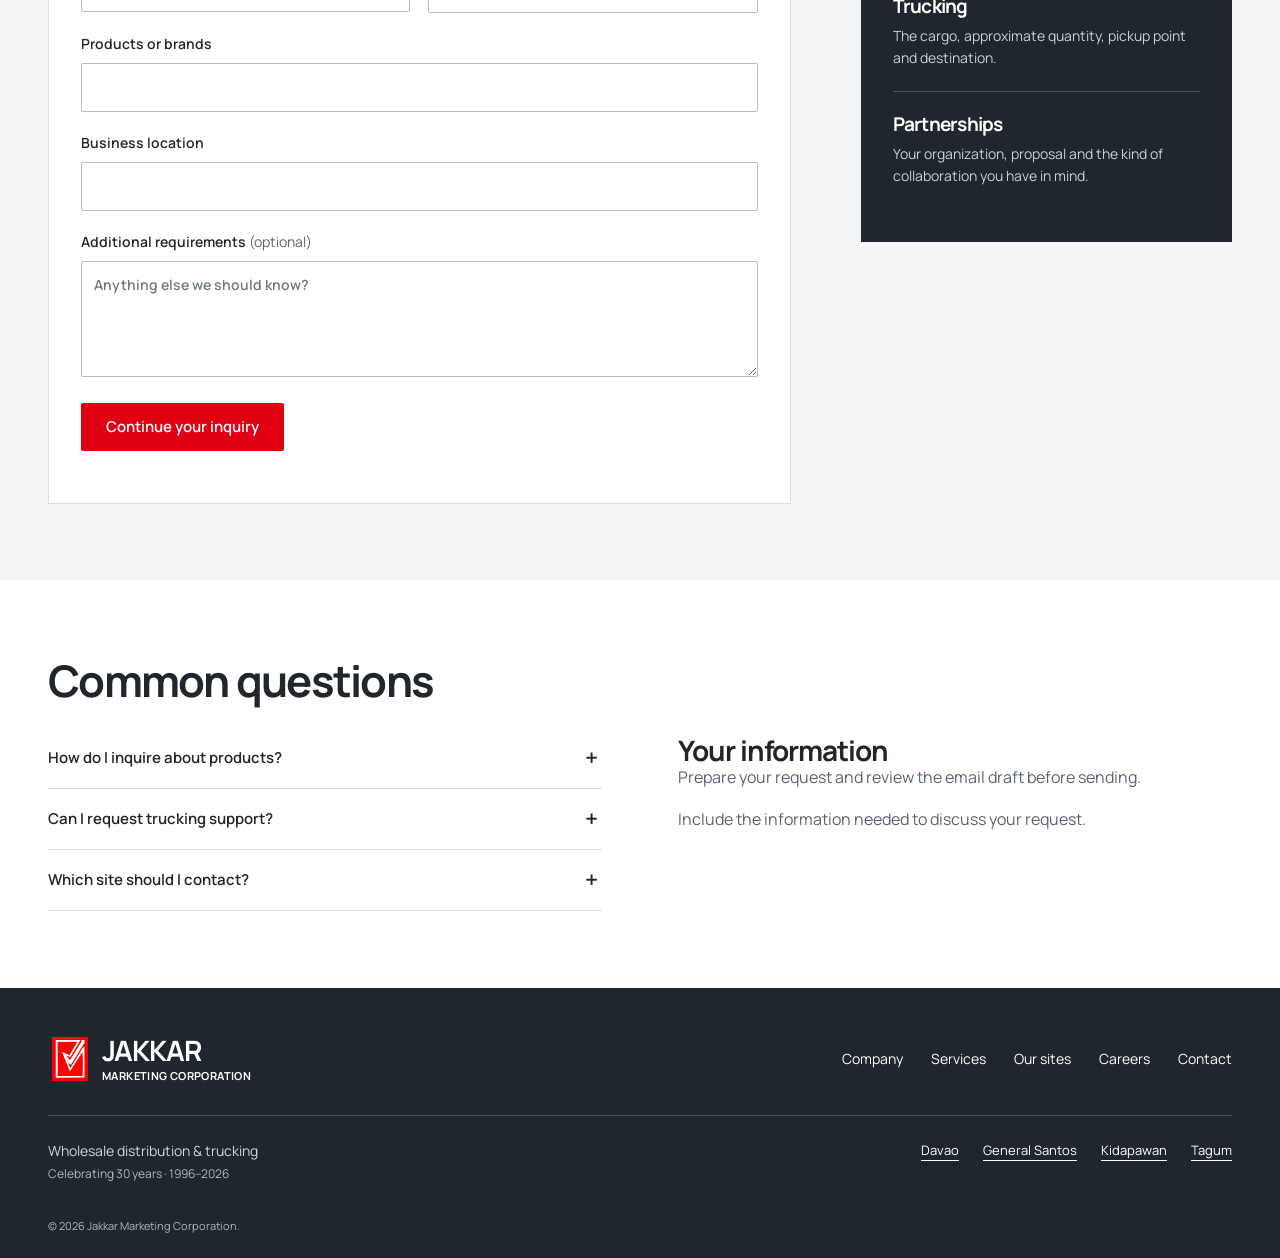
<file: contact.html>
<!doctype html>
<html lang="en"><head><meta charset="utf-8"><meta name="viewport" content="width=device-width,initial-scale=1"><title>Contact Jakkar | Jakkar Marketing Corporation</title><meta name="description" content="Choose a Jakkar site or start a business inquiry."><meta property="og:title" content="Contact Jakkar | Jakkar"><meta property="og:description" content="Choose a Jakkar site or start a business inquiry."><meta property="og:type" content="website"><meta name="theme-color" content="#E00012"><link rel="icon" href="assets/brand/jakkar-mark.svg"><link rel="stylesheet" href="styles.css?v=35"><script defer src="content/site-content.js?v=29"></script><script defer src="script.js?v=35"></script></head>
<body data-page="contact"><a class="skip-link" href="#main">Skip to content</a><header class="site-header"><div class="container header-inner"><a class="brand" href="index.html" aria-label="Jakkar home"><img src="assets/brand/jakkar-mark.svg" alt="" width="46" height="46"><span><strong>JAKKAR</strong><small>Marketing Corporation</small></span></a><button class="menu-toggle" aria-expanded="false" aria-controls="navigation">Menu <svg aria-hidden="true" viewBox="0 0 24 24" width="20" height="20" fill="none" stroke="currentColor" stroke-width="1.5"><path d="M3 6h18M3 12h18M3 18h18"/></svg></button><nav id="navigation" aria-label="Main navigation"><a href="company.html">Company</a><a href="services.html">Services</a><a href="sites.html">Our sites</a><a href="careers.html">Careers</a><a href="contact.html" aria-current="page">Contact</a><a class="button nav-inquiry" href="#inquiry">Start an inquiry</a></nav></div><a class="mobile-direct-inquiry" href="#inquiry">Start an inquiry <span aria-hidden="true">→</span></a></header>
<main id="main"><section class="section page-hero compact-hero contact-hero"><div class="container contact-hero-grid"><div><p class="eyebrow">Contact Jakkar</p><h1>Find the right place<br>to begin.</h1><p class="lead">Choose a Jakkar site, or tell us what your business needs.</p><a class="button" href="#inquiry">Start an inquiry</a></div><aside class="contact-hero-card" aria-label="General contact information"><p class="eyebrow">General contact</p><h2>Not sure which site you need?</h2><p>For questions that are not tied to a specific site, contact Jakkar’s general inquiry address.</p><a data-contact-email href="mailto:inquiries@jakkar.example">inquiries@jakkar.example</a><div><a href="sites.html">View our locations</a><a href="#inquiry">Begin an inquiry</a></div></aside></div></section>
<section class="section no-top contact-directory-section" aria-labelledby="contact-sites-title"><div class="container"><div class="section-head contact-directory-heading"><div><p class="eyebrow">Our locations</p><h2 id="contact-sites-title">Choose a Jakkar site.</h2></div><p>View a location or begin an inquiry for that site.</p></div><div class="contact-directory" data-contact-directory></div></div></section>
<section class="section pale inquiry-section" id="inquiry" aria-labelledby="inquiry-title"><div class="container"><div class="inquiry-intro"><p class="eyebrow">Business inquiry</p><h2 id="inquiry-title">Tell us what you need.</h2><p>Share a few details so the conversation can begin with the right information.</p></div><div class="contact-layout"><div class="form-shell"><ol class="form-steps"><li class="active" data-progress="1"><span>1</span> Requirements</li><li data-progress="2"><span>2</span> Contact &amp; review</li></ol><form id="inquiry-form"><div id="stage-one"><fieldset><legend>What can we help you with?</legend><div class="choice-row"><label><input type="radio" name="service" value="distribution" checked> Distribution</label><label><input type="radio" name="service" value="trucking"> Trucking</label><label><input type="radio" name="service" value="partnership"> Business partnership</label></div></fieldset><div class="field-grid"><label>Preferred site<select name="site" data-site-options><option value="">No preference</option></select></label><label>Preferred timing <span>(optional)</span><input name="timing" type="text" placeholder="For example, next month"></label></div><div data-requirement-fields></div><label>Additional requirements <span>(optional)</span><textarea name="requirements" rows="4" placeholder="Anything else we should know?"></textarea></label><button class="button" type="button" id="continue-inquiry">Continue your inquiry</button></div><div id="stage-two" hidden><h2 class="form-title" tabindex="-1">Contact &amp; review</h2><div class="field-grid"><label>Your name<input name="name" autocomplete="name" required></label><label>Business name<input name="business" autocomplete="organization" required></label><label>Email<input name="email" type="email" autocomplete="email" required></label><label>Phone <span>(optional)</span><input name="phone" type="tel" autocomplete="tel"></label></div><h3>Your requirements</h3><div class="review-summary" data-summary></div><p class="note" data-privacy></p><div class="form-actions"><button type="button" class="button secondary" id="back-inquiry">Edit requirements</button><button type="submit" class="button" id="send-inquiry">Open email draft</button></div></div><div class="form-status" role="status" aria-live="polite" data-form-status></div><div id="preview-actions" hidden><button type="button" class="button secondary" id="copy-inquiry">Copy summary</button><button type="button" class="button secondary" id="download-inquiry">Download summary</button><pre id="inquiry-preview"></pre></div></form></div><aside class="contact-aside guidance-aside"><p class="eyebrow">Helpful details to include</p><h2>A clearer request starts here.</h2><div class="guidance-list"><section><h3>Distribution</h3><p>The products or brands involved and where your business operates.</p></section><section><h3>Trucking</h3><p>The cargo, approximate quantity, pickup point and destination.</p></section><section><h3>Partnerships</h3><p>Your organization, proposal and the kind of collaboration you have in mind.</p></section></div></aside></div></div></section>
<section class="section"><div class="container split"><div><h2>Common questions</h2><div class="faqs" data-faqs></div></div><div><h3>Your information</h3><p data-privacy></p><p>Include the information needed to discuss your request.</p></div></div></section></main>
<footer class="site-footer"><div class="container"><div class="footer-top"><a class="brand" href="index.html"><img src="assets/brand/jakkar-mark.svg" alt="" width="46" height="46"><span><strong>JAKKAR</strong><small>Marketing Corporation</small></span></a><nav aria-label="Footer navigation"><a href="company.html">Company</a><a href="services.html">Services</a><a href="sites.html">Our sites</a><a href="careers.html">Careers</a><a href="contact.html" aria-current="page">Contact</a></nav></div><div class="footer-bottom"><p>Wholesale distribution &amp; trucking<br><span>Celebrating 30 years · 1996–2026</span></p><div data-footer-sites></div></div><p class="copyright">© 2026 Jakkar Marketing Corporation. <span data-preview-label></span></p></div></footer><noscript><style>@media(max-width:900px){.menu-toggle{display:none}#navigation{display:flex;position:static;flex-wrap:wrap;padding:12px 0;width:100%}.header-inner{flex-wrap:wrap}.site-header{position:relative}}</style><p class="noscript-note">Enable JavaScript to view the location directory and prepare an inquiry. Core page information and navigation remain available.</p></noscript></body></html>
</file>
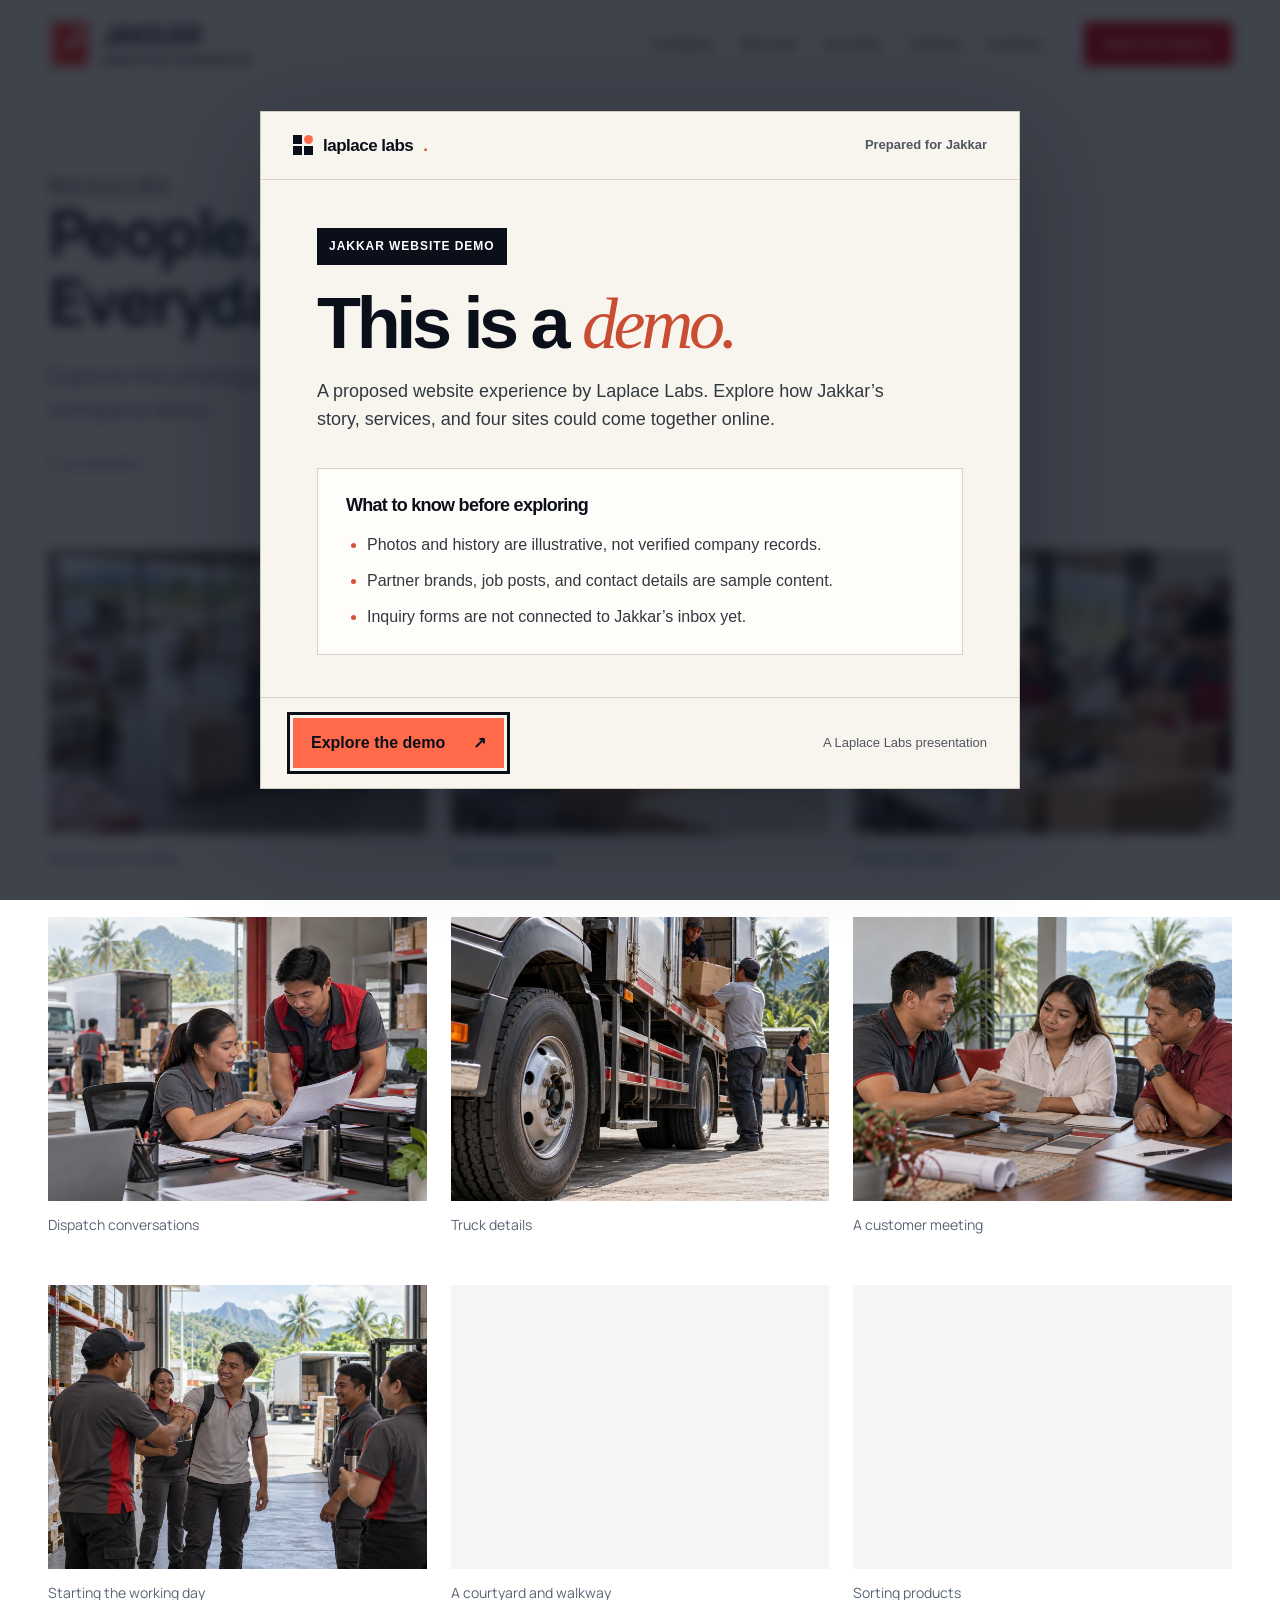
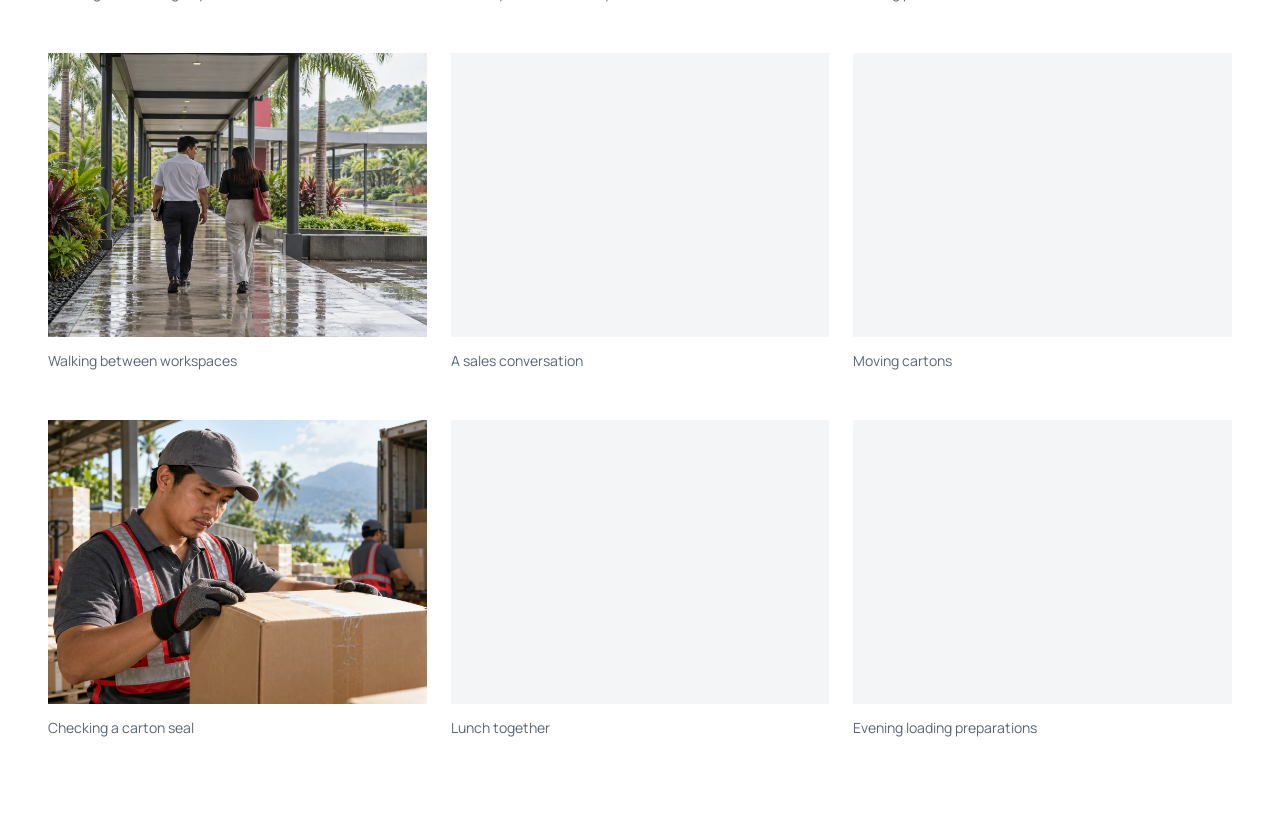
<file: gallery.html>
<!doctype html>
<html lang="en">

<head>
    <meta charset="utf-8">
    <meta name="viewport" content="width=device-width, initial-scale=1">
    <title>Photo gallery | Jakkar Marketing Corporation</title>
    <meta name="description" content="Explore the photo collection accompanying Jakkar’s company story.">
    <meta property="og:title" content="Photo gallery | Jakkar">
    <meta property="og:description"
        content="Discover Jakkar Marketing Corporation’s story, team and 30-year milestone.">
    <meta property="og:type" content="website">
    <meta name="theme-color" content="#E00012">
    <link rel="icon" href="assets/brand/jakkar-mark.svg">
    <link rel="stylesheet" href="styles.css?v=32">
    <link rel="stylesheet" href="gallery.css?v=29">
    <script defer src="content/site-content.js?v=29"></script>
    <script defer src="script.js?v=32"></script>
    <script defer src="gallery.js?v=29"></script>
</head>

<body data-page="gallery"><a class="skip-link" href="#main">Skip to content</a>
    <header class="site-header">
        <div class="container header-inner"><a class="brand" href="index.html" aria-label="Jakkar home"><img
                    src="assets/brand/jakkar-mark.svg" alt="" width="46"
                    height="46"><span><strong>JAKKAR</strong><small>Marketing Corporation</small></span></a><button
                class="menu-toggle" aria-expanded="false" aria-controls="navigation">Menu <svg aria-hidden="true"
                    viewBox="0 0 24 24" width="20" height="20" fill="none" stroke="currentColor" stroke-width="1.5">
                    <path d="M3 6h18M3 12h18M3 18h18" />
                </svg></button>
            <nav id="navigation" aria-label="Main navigation"><a href="company.html">Company</a><a
                    href="services.html">Services</a><a href="sites.html">Our sites</a><a
                    href="careers.html">Careers</a><a href="contact.html">Contact</a><a class="button nav-inquiry"
                    href="contact.html">Business inquiries</a></nav>
        </div><a class="mobile-direct-inquiry" href="contact.html">Business inquiries <span
                aria-hidden="true">→</span></a>
    </header>
    <main id="main">
        <section class="section page-hero">
            <div class="container"><a class="text-link" href="company.html#story">Back to our story</a>
                <h1>People. Places.<br>Everyday moments.</h1>
                <p class="lead">Explore the photographs that accompany Jakkar’s company story.</p>
                <p class="note" data-photo-count></p>
            </div>
        </section>
        <section class="section no-top">
            <div class="container">
                <div class="gallery-page-grid" data-gallery-grid>
                    <figure><a href="assets/images/gallery-forklift.webp"><img src="assets/images/gallery-forklift.webp"
                                alt="Warehouse handling" loading="lazy"></a>
                        <figcaption>Warehouse handling</figcaption>
                    </figure>
                    <figure><a href="assets/images/gallery-receiving.webp"><img
                                src="assets/images/gallery-receiving.webp" alt="Receiving goods" loading="lazy"></a>
                        <figcaption>Receiving goods</figcaption>
                    </figure>
                    <figure><a href="assets/images/gallery-packing-station.webp"><img
                                src="assets/images/gallery-packing-station.webp" alt="Preparing orders"
                                loading="lazy"></a>
                        <figcaption>Preparing orders</figcaption>
                    </figure>
                    <figure><a href="assets/images/gallery-dispatch-desk.webp"><img
                                src="assets/images/gallery-dispatch-desk.webp" alt="Dispatch conversations"
                                loading="lazy"></a>
                        <figcaption>Dispatch conversations</figcaption>
                    </figure>
                    <figure><a href="assets/images/gallery-truck-detail.webp"><img
                                src="assets/images/gallery-truck-detail.webp" alt="Truck details" loading="lazy"></a>
                        <figcaption>Truck details</figcaption>
                    </figure>
                    <figure><a href="assets/images/gallery-customer-meeting.webp"><img
                                src="assets/images/gallery-customer-meeting.webp" alt="A customer meeting"
                                loading="lazy"></a>
                        <figcaption>A customer meeting</figcaption>
                    </figure>
                    <figure><a href="assets/images/gallery-shift-start.webp"><img
                                src="assets/images/gallery-shift-start.webp" alt="Starting the working day"
                                loading="lazy"></a>
                        <figcaption>Starting the working day</figcaption>
                    </figure>
                    <figure><a href="assets/images/gallery-courtyard.webp"><img
                                src="assets/images/gallery-courtyard.webp" alt="A courtyard and walkway"
                                loading="lazy"></a>
                        <figcaption>A courtyard and walkway</figcaption>
                    </figure>
                    <figure><a href="assets/images/gallery-product-sort.webp"><img
                                src="assets/images/gallery-product-sort.webp" alt="Sorting products" loading="lazy"></a>
                        <figcaption>Sorting products</figcaption>
                    </figure>
                    <figure><a href="assets/images/gallery-covered-walk.webp"><img
                                src="assets/images/gallery-covered-walk.webp" alt="Walking between workspaces"
                                loading="lazy"></a>
                        <figcaption>Walking between workspaces</figcaption>
                    </figure>
                    <figure><a href="assets/images/gallery-sales-call.webp"><img
                                src="assets/images/gallery-sales-call.webp" alt="A sales conversation"
                                loading="lazy"></a>
                        <figcaption>A sales conversation</figcaption>
                    </figure>
                    <figure><a href="assets/images/gallery-pallet-jack.webp"><img
                                src="assets/images/gallery-pallet-jack.webp" alt="Moving cartons" loading="lazy"></a>
                        <figcaption>Moving cartons</figcaption>
                    </figure>
                    <figure><a href="assets/images/gallery-quality-check.webp"><img
                                src="assets/images/gallery-quality-check.webp" alt="Checking a carton seal"
                                loading="lazy"></a>
                        <figcaption>Checking a carton seal</figcaption>
                    </figure>
                    <figure><a href="assets/images/gallery-team-lunch.webp"><img
                                src="assets/images/gallery-team-lunch.webp" alt="Lunch together" loading="lazy"></a>
                        <figcaption>Lunch together</figcaption>
                    </figure>
                    <figure><a href="assets/images/gallery-night-loading.webp"><img
                                src="assets/images/gallery-night-loading.webp" alt="Evening loading preparations"
                                loading="lazy"></a>
                        <figcaption>Evening loading preparations</figcaption>
                    </figure>
                </div>
            </div>
        </section>
    </main>
</body>

</html>
</file>
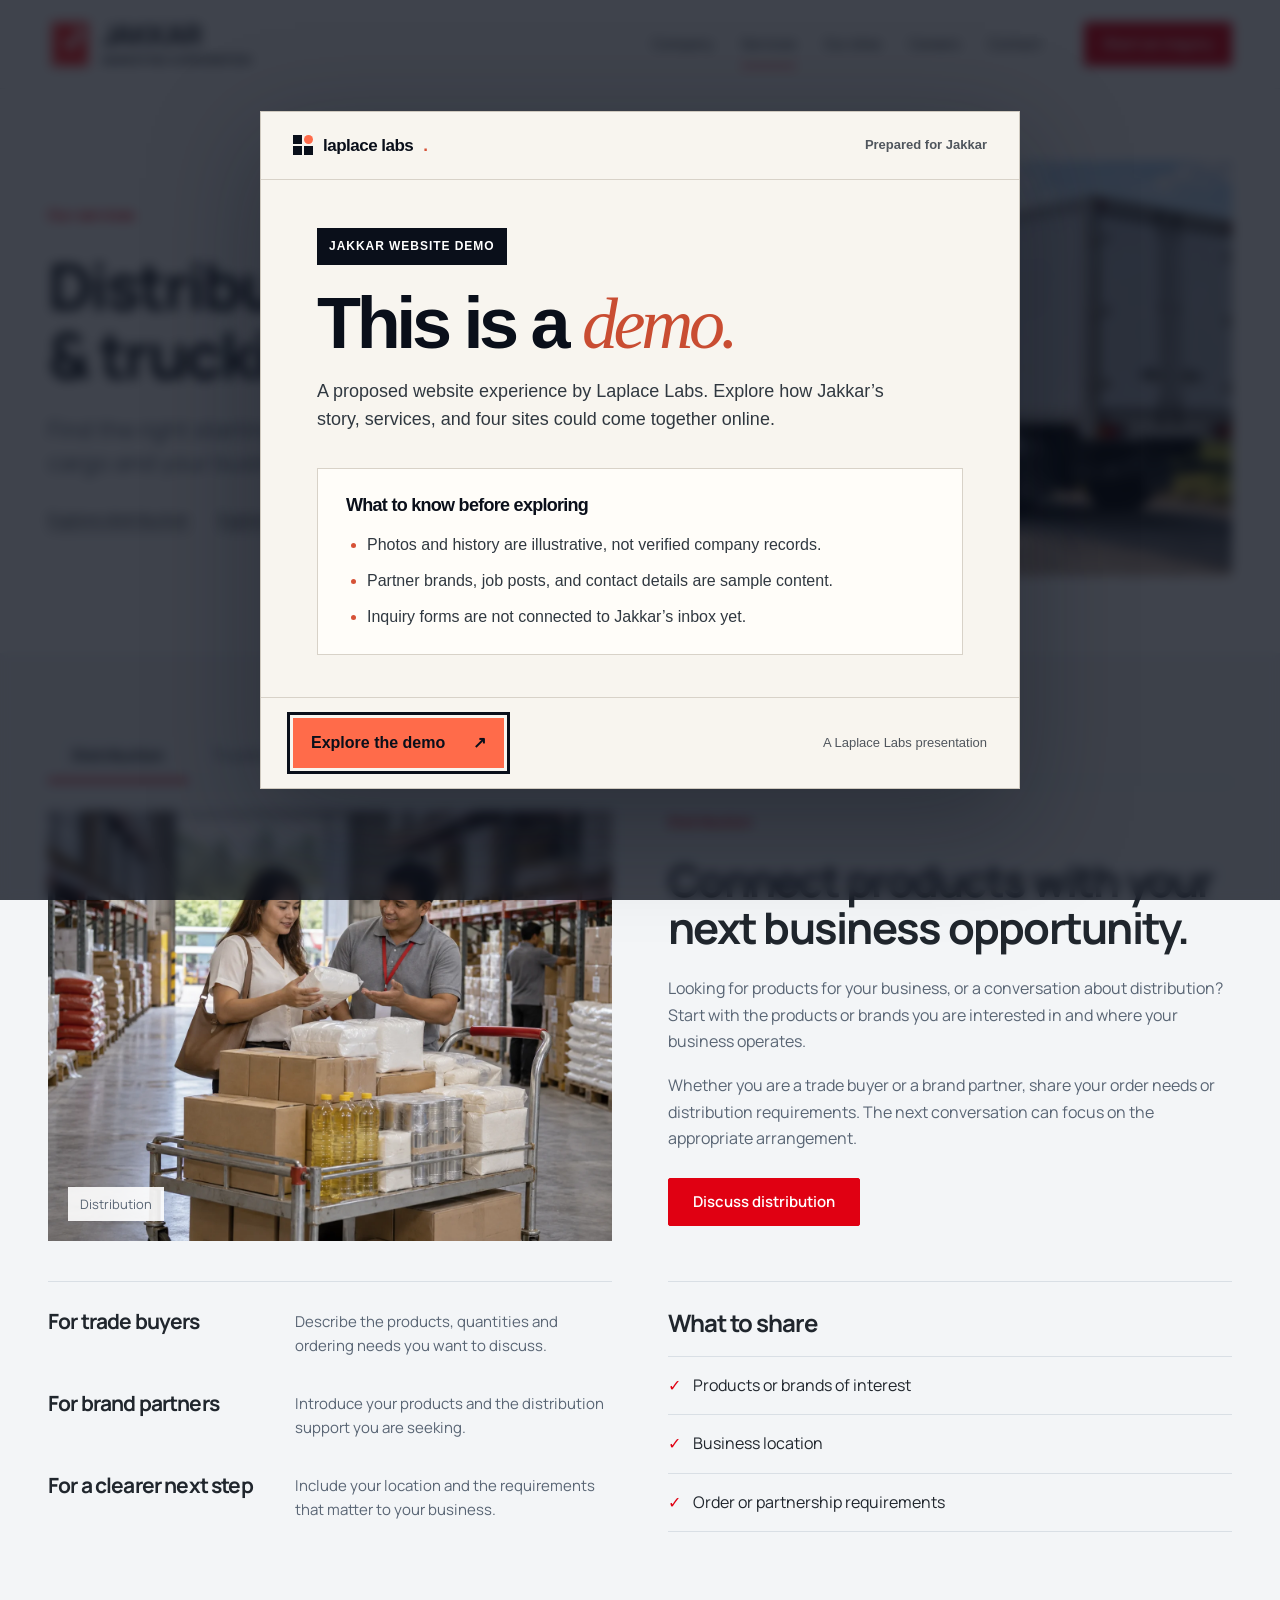
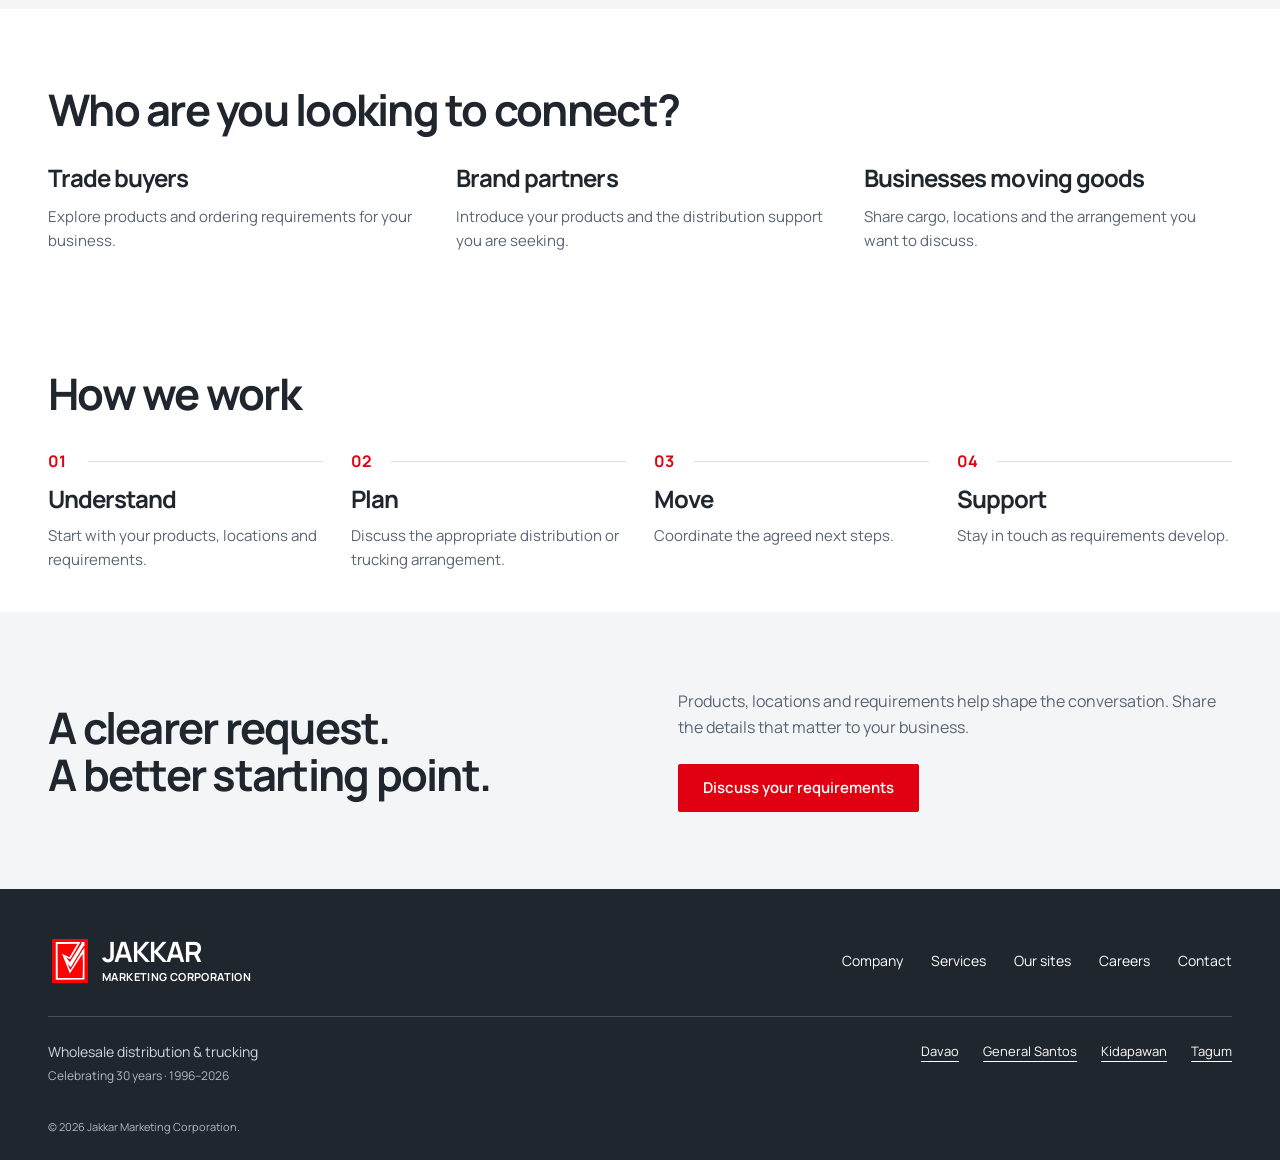
<file: services.html>
<!doctype html>
<html lang="en">

<head>
    <meta charset="utf-8">
    <meta name="viewport" content="width=device-width, initial-scale=1">
    <title>Distribution & trucking. | Jakkar Marketing Corporation</title>
    <meta name="description" content="Explore distribution and trucking inquiries with Jakkar Marketing Corporation.">
    <meta property="og:title" content="Distribution & trucking. | Jakkar">
    <meta property="og:description"
        content="Explore distribution and trucking inquiries with Jakkar Marketing Corporation.">
    <meta property="og:type" content="website">
    <meta name="theme-color" content="#E00012">
    <link rel="icon" href="assets/brand/jakkar-mark.svg">
    <link rel="stylesheet" href="styles.css?v=32">
    <script defer src="content/site-content.js?v=29"></script>
    <script defer src="script.js?v=32"></script>
</head>

<body data-page="services"><a class="skip-link" href="#main">Skip to content</a>
    <header class="site-header">
        <div class="container header-inner"><a class="brand" href="index.html" aria-label="Jakkar home"><img
                    src="assets/brand/jakkar-mark.svg" alt="" width="46"
                    height="46"><span><strong>JAKKAR</strong><small>Marketing Corporation</small></span></a><button
                class="menu-toggle" aria-expanded="false" aria-controls="navigation">Menu <svg aria-hidden="true"
                    viewBox="0 0 24 24" width="20" height="20" fill="none" stroke="currentColor" stroke-width="1.5">
                    <path d="M3 6h18M3 12h18M3 18h18" />
                </svg></button>
            <nav id="navigation" aria-label="Main navigation"><a href="company.html">Company</a><a href="services.html"
                    aria-current="page">Services</a><a href="sites.html">Our sites</a><a
                    href="careers.html">Careers</a><a href="contact.html">Contact</a><a class="button nav-inquiry"
                    href="contact.html">Business inquiries</a></nav>
        </div><a class="mobile-direct-inquiry" href="contact.html">Business inquiries <span
                aria-hidden="true">→</span></a>
    </header>
    <main id="main">
        <section class="section page-hero">
            <div class="container split">
                <div>
                    <p class="eyebrow">Our services</p>
                    <h1>Distribution<br>& trucking.</h1>
                    <p class="lead">Find the right starting point for your products, your cargo and your business.</p>
                    <div class="link-row"><a href="#service-workspace" data-service-jump="distribution">Explore
                            distribution</a><a href="#service-workspace" data-service-jump="trucking">Explore
                            trucking</a></div>
                </div>
                <figure class="landscape-photo" data-photo="road" data-eager><img src="assets/images/truck-road.webp"
                        alt="Truck road" fetchpriority="high" decoding="async"></figure>
            </div>
        </section>
        <section class="section pale">
            <div class="container">
                <div class="service-selector" id="service-workspace">
                    <div class="tabs" role="tablist" aria-label="Services"><button role="tab" id="distribution-tab"
                            aria-controls="service-panel" aria-selected="true"
                            data-service="distribution">Distribution</button><button role="tab" id="trucking-tab"
                            aria-controls="service-panel" aria-selected="false" tabindex="-1"
                            data-service="trucking">Trucking</button></div>
                    <div id="service-panel" role="tabpanel" aria-labelledby="distribution-tab" data-service-panel></div>
                </div>
            </div>
        </section>
        <section class="section">
            <div class="container">
                <h2>Who are you looking to connect?</h2>
                <div class="service-audiences">
                    <article>
                        <h3>Trade buyers</h3>
                        <p>Explore products and ordering requirements for your business.</p>
                    </article>
                    <article>
                        <h3>Brand partners</h3>
                        <p>Introduce your products and the distribution support you are seeking.</p>
                    </article>
                    <article>
                        <h3>Businesses moving goods</h3>
                        <p>Share cargo, locations and the arrangement you want to discuss.</p>
                    </article>
                </div>
            </div>
        </section>
        <section class="section compact">
            <div class="container">
                <div class="section-head">
                    <h2>How we work</h2>
                </div>
                <ol class="process" data-workflow></ol>
            </div>
        </section>
        <section class="section pale">
            <div class="container split">
                <h2>A clearer request.<br>A better starting point.</h2>
                <div>
                    <p style="margin-bottom:24px">Products, locations and requirements help shape the conversation.
                        Share the details that matter to your business.</p><a class="button" href="contact.html">Discuss
                        your requirements</a>
                </div>
            </div>
        </section>
    </main>
    <footer class="site-footer">
        <div class="container">
            <div class="footer-top"><a class="brand" href="index.html"><img src="assets/brand/jakkar-mark.svg" alt=""
                        width="46" height="46"><span><strong>JAKKAR</strong><small>Marketing
                            Corporation</small></span></a>
                <nav aria-label="Footer navigation"><a href="company.html">Company</a><a href="services.html"
                        aria-current="page">Services</a><a href="sites.html">Our sites</a><a
                        href="careers.html">Careers</a><a href="contact.html">Contact</a></nav>
            </div>
            <div class="footer-bottom">
                <p>Wholesale distribution & trucking<br><span>Celebrating 30 years · 1996–2026</span></p>
                <div data-footer-sites></div>
            </div>
            <p class="copyright">© 2026 Jakkar Marketing Corporation. <span data-preview-label></span></p>
        </div>
    </footer><noscript>
        <style>
            @media(max-width:900px) {
                .menu-toggle {
                    display: none
                }

                #navigation {
                    display: flex;
                    position: static;
                    flex-wrap: wrap;
                    padding: 12px 0;
                    width: 100%
                }

                .header-inner {
                    flex-wrap: wrap
                }

                .site-header {
                    position: relative
                }
            }
        </style>
        <p class="noscript-note">Enable JavaScript to use the selectors and prepare an inquiry. Core pages and
            navigation remain available.</p>
    </noscript>
</body>

</html>
</file>
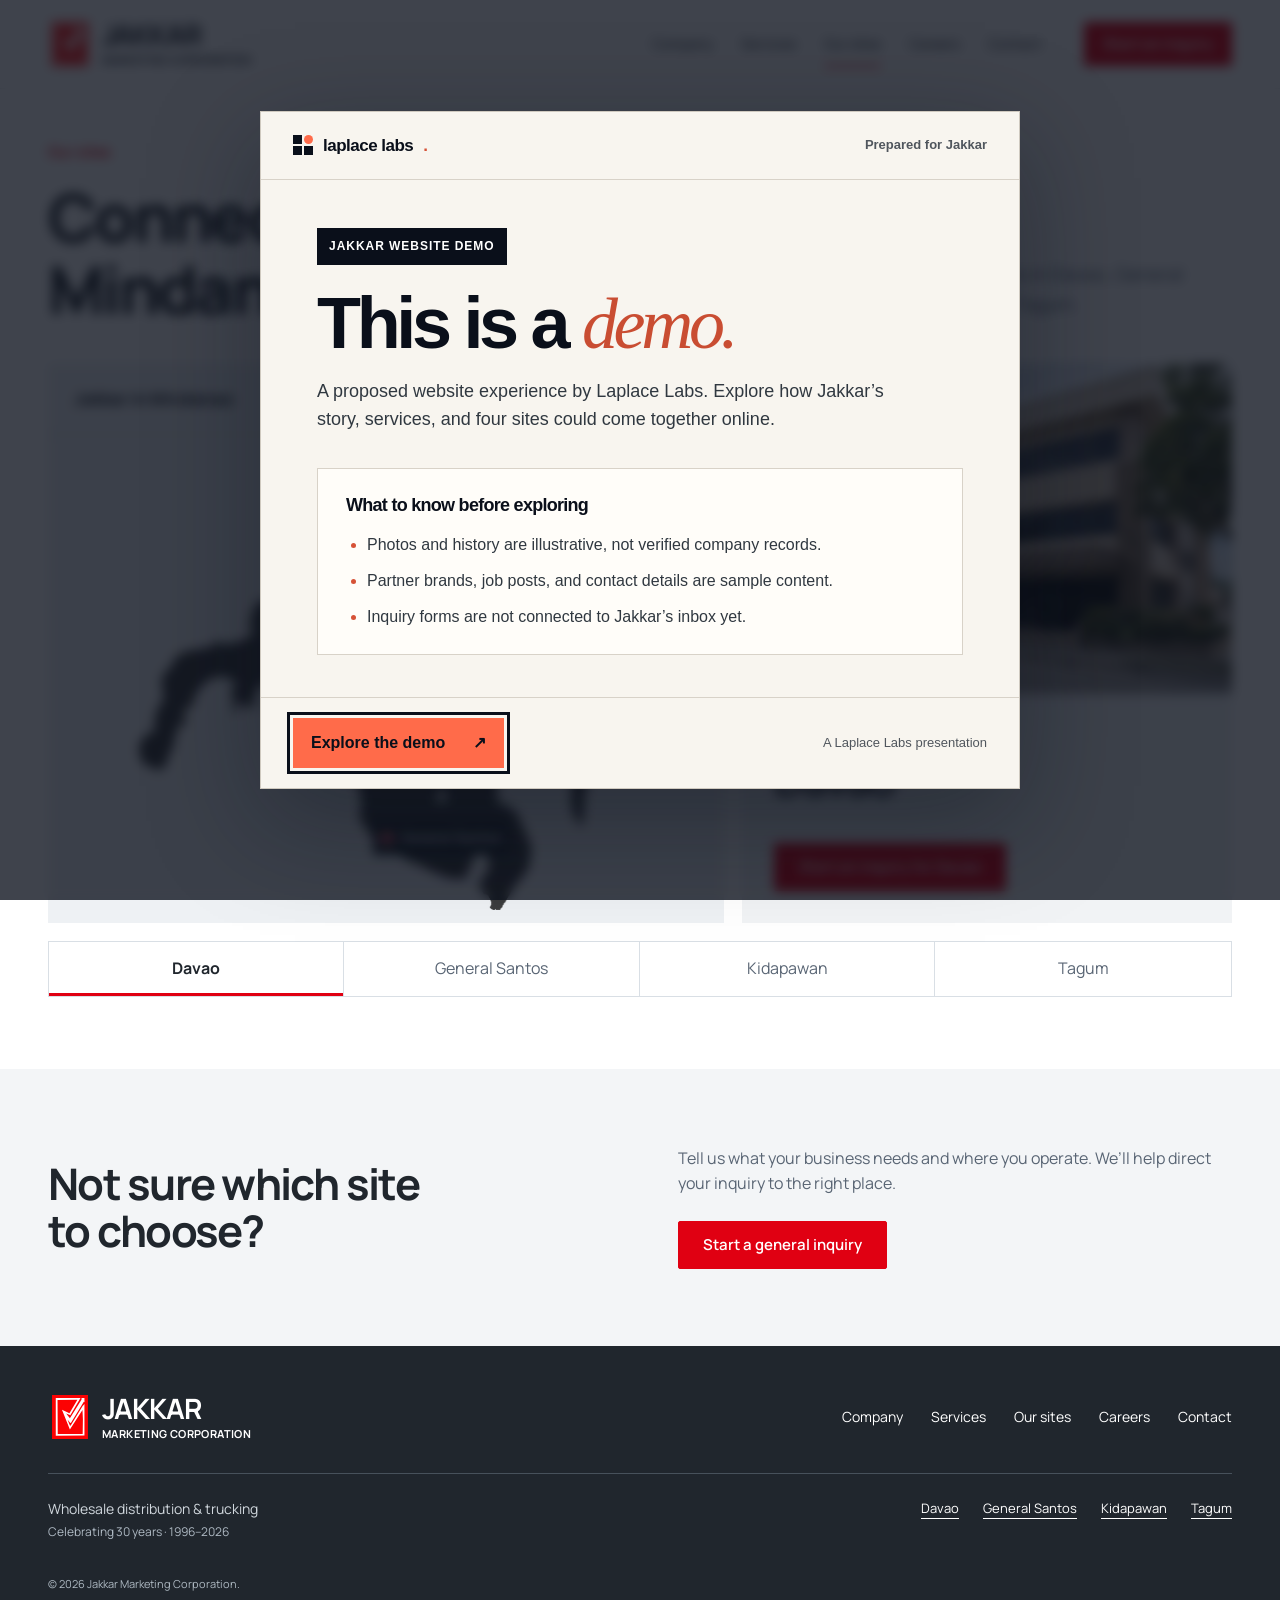
<file: sites.html>
<!doctype html>
<html lang="en"><head><meta charset="utf-8"><meta name="viewport" content="width=device-width,initial-scale=1"><title>Connected across Mindanao. | Jakkar Marketing Corporation</title><meta name="description" content="Explore Jakkar locations in Davao, General Santos, Kidapawan and Tagum."><meta property="og:title" content="Connected across Mindanao. | Jakkar"><meta property="og:description" content="Explore Jakkar locations in Davao, General Santos, Kidapawan and Tagum."><meta property="og:type" content="website"><meta name="theme-color" content="#E00012"><link rel="icon" href="assets/brand/jakkar-mark.svg"><link rel="stylesheet" href="styles.css?v=35"><script defer src="content/site-content.js?v=29"></script><script defer src="script.js?v=35"></script></head>
<body data-page="sites"><a class="skip-link" href="#main">Skip to content</a>
<header class="site-header"><div class="container header-inner"><a class="brand" href="index.html" aria-label="Jakkar home"><img src="assets/brand/jakkar-mark.svg" alt="" width="46" height="46"><span><strong>JAKKAR</strong><small>Marketing Corporation</small></span></a><button class="menu-toggle" aria-expanded="false" aria-controls="navigation">Menu <svg aria-hidden="true" viewBox="0 0 24 24" width="20" height="20" fill="none" stroke="currentColor" stroke-width="1.5"><path d="M3 6h18M3 12h18M3 18h18"/></svg></button><nav id="navigation" aria-label="Main navigation"><a href="company.html">Company</a><a href="services.html">Services</a><a href="sites.html" aria-current="page">Our sites</a><a href="careers.html">Careers</a><a href="contact.html">Contact</a><a class="button nav-inquiry" href="contact.html#inquiry">Start an inquiry</a></nav></div><a class="mobile-direct-inquiry" href="contact.html#inquiry">Start an inquiry <span aria-hidden="true">→</span></a></header>
<main id="main">
<section class="sites-intro"><div class="container"><p class="eyebrow">Our sites</p><div class="sites-intro-grid"><h1>Connected across<br>Mindanao.</h1><p>Explore Jakkar’s locations in Davao, General Santos, Kidapawan and Tagum.</p></div></div></section>
<section class="site-workspace-section"><div class="container"><div class="site-selector site-workspace" data-sites>
<!-- Mindanao silhouette derived from the CC0 Mindanao location map by Hellerick, Wikimedia Commons. -->
<div class="site-map-card" aria-label="Jakkar locations across Mindanao"><div class="site-map-title"><span>Jakkar in Mindanao</span><small>Select a city</small></div><div class="site-map-visual"><img class="mindanao-silhouette" src="[data-uri]" alt="" aria-hidden="true"><div class="site-map-markers" data-site-map></div></div></div>
<div class="site-location-card" data-site-panel role="tabpanel"></div>
<div class="tabs site-city-tabs" role="tablist" aria-label="Choose a Jakkar site" data-site-tabs></div>
</div></div></section>
<section class="section sites-next"><div class="container split"><h2>Not sure which site<br>to choose?</h2><div><p>Tell us what your business needs and where you operate. We’ll help direct your inquiry to the right place.</p><a class="button" href="contact.html#inquiry">Start a general inquiry</a></div></div></section>
</main>
<footer class="site-footer"><div class="container"><div class="footer-top"><a class="brand" href="index.html"><img src="assets/brand/jakkar-mark.svg" alt="" width="46" height="46"><span><strong>JAKKAR</strong><small>Marketing Corporation</small></span></a><nav aria-label="Footer navigation"><a href="company.html">Company</a><a href="services.html">Services</a><a href="sites.html" aria-current="page">Our sites</a><a href="careers.html">Careers</a><a href="contact.html">Contact</a></nav></div><div class="footer-bottom"><p>Wholesale distribution &amp; trucking<br><span>Celebrating 30 years · 1996–2026</span></p><div data-footer-sites></div></div><p class="copyright">© 2026 Jakkar Marketing Corporation. <span data-preview-label></span></p></div></footer>
<noscript><style>@media(max-width:900px){.menu-toggle{display:none}#navigation{display:flex;position:static;flex-wrap:wrap;padding:12px 0;width:100%}.header-inner{flex-wrap:wrap}.site-header{position:relative}}</style><p class="noscript-note">Enable JavaScript to choose a location. Core page information and navigation remain available.</p></noscript>
</body></html>
</file>
<file: styles.css>
@font-face{font-family:Manrope;src:url("assets/fonts/manrope-variable.ttf") format("truetype");font-weight:200 800;font-style:normal;font-display:swap}
:root{--white:#fff;--pale:#f3f5f7;--ink:#20262d;--slate:#596574;--red:#e00012;--rule:#d9dfe5;--space:8px;--max:1200px;--gutter:clamp(20px,4vw,48px)}*{box-sizing:border-box}html{scroll-behavior:smooth;scroll-padding-top:100px}body{margin:0;color:var(--ink);font-family:Manrope,Arial,Helvetica,sans-serif;font-size:16px;line-height:1.6;background:white}h1,h2,h3,p,figure{margin:0}h1,h2,h3{line-height:1.08;letter-spacing:-.04em}h1{font-size:clamp(42px,5.6vw,76px);font-weight:750}h2{font-size:clamp(30px,3.4vw,44px)}h3{font-size:clamp(23px,2.3vw,28px)}p{color:var(--slate);max-width:68ch}p+p{margin-top:16px}a{color:inherit;text-decoration-thickness:1px;text-underline-offset:5px}a:hover{color:var(--red)}button,input,select,textarea{font:inherit}button,a,input,select,textarea,summary{touch-action:manipulation}button{cursor:pointer}button:disabled{cursor:wait;opacity:.65}:focus-visible{outline:3px solid var(--red);outline-offset:4px}[hidden]{display:none!important}.container{width:min(var(--max),calc(100% - var(--gutter)*2));margin:auto}.section{padding:clamp(48px,6vw,88px) 0}.compact{padding:40px 0}.no-top{padding-top:0}.pale{background:var(--pale)}.split{display:grid;grid-template-columns:1fr 1fr;gap:clamp(32px,6vw,88px);align-items:center}.section-head{display:flex;align-items:center;justify-content:space-between;gap:24px;margin-bottom:32px}.small-heading{font-size:15px;letter-spacing:.025em;text-transform:uppercase;font-weight:700}.eyebrow{font-size:14px;font-weight:700;margin-bottom:24px;color:var(--red)}.lead{font-size:clamp(19px,2vw,23px);line-height:1.45;margin:24px 0 28px;max-width:45ch}.note{font-size:13px;line-height:1.5;color:var(--slate)}.button{display:inline-flex;align-items:center;justify-content:center;min-height:48px;padding:12px 24px;background:var(--red);color:white;border:1px solid var(--red);border-radius:2px;font-size:15px;font-weight:600;text-decoration:none;line-height:1.3;transition:background .2s}.button:hover{background:#b9000e;border-color:#b9000e;color:white}.button.secondary{color:var(--ink);background:white;border-color:var(--rule)}.button.secondary:hover{border-color:var(--ink)}.text-link{display:inline-block;margin-top:10px}.skip-link{position:absolute;left:20px;top:-80px;z-index:10;background:var(--ink);color:white;padding:12px}.skip-link:focus{top:8px}.site-header{background:rgba(255,255,255,.98);position:sticky;top:0;z-index:20;border-bottom:1px solid #edf0f2}.header-inner{display:flex;justify-content:space-between;align-items:center;min-height:88px;gap:30px}.brand{display:flex;align-items:center;gap:10px;text-decoration:none;flex-shrink:0}.brand img{width:44px;height:44px;object-fit:contain}.brand strong{display:block;font-size:28px;letter-spacing:-1px;line-height:1}.brand small{display:block;font-size:11px;text-transform:uppercase;font-weight:700;letter-spacing:.15px;margin-top:4px}.site-header nav{display:flex;align-items:center;gap:28px}.site-header nav>a:not(.button){font-size:14px;text-decoration:none;padding:12px 0}.site-header nav a[aria-current]{box-shadow:inset 0 -2px var(--red)}.nav-inquiry{margin-left:14px;min-height:44px;padding:10px 18px}.menu-toggle{display:none;border:1px solid var(--rule);background:white;padding:10px 14px;min-height:44px}.prototype-note{font-size:12px;text-align:center;padding:7px 20px;background:var(--pale);color:var(--slate)}.home-hero{position:relative;min-height:600px;overflow:hidden}.hero-image{position:absolute;inset:0;margin:0}.hero-image img{width:100%;height:100%;object-fit:cover;object-position:center}.hero-image::after{content:'';position:absolute;inset:0;background:linear-gradient(90deg,#fff 0%,rgba(255,255,255,.98) 22%,rgba(255,255,255,.78) 42%,transparent 67%)}.hero-image figcaption{z-index:2;right:20px;left:auto}.hero-copy{position:relative;z-index:1;padding-top:76px;padding-bottom:65px;pointer-events:none}.hero-copy>*{pointer-events:auto}.hero-copy h1{max-width:650px}.anniversary{font-size:14px;font-weight:700;letter-spacing:1px;color:var(--red);margin-bottom:24px}.anniversary span{color:var(--slate)}.city-line{font-size:13px;margin-top:24px}.photo,.gallery figure,.story-grid>figure,.split>figure{position:relative;overflow:hidden;background:#e6eaed}.photo img,figure[data-photo] img{display:block;width:100%;height:100%;object-fit:cover}figure[data-photo]:not(.hero-image){min-height:260px;aspect-ratio:4/3}figcaption{position:absolute;left:12px;bottom:12px;padding:4px 8px;font-size:11px;background:rgba(255,255,255,.9);color:var(--slate);line-height:1.4}.brand-rail{display:flex;overflow-x:auto;gap:0;scrollbar-width:none;scroll-snap-type:x mandatory;overscroll-behavior-x:contain;margin:0 -8px}.brand-rail::-webkit-scrollbar{display:none}.brand-item{flex:0 0 25%;min-width:190px;display:flex;align-items:center;justify-content:center;height:90px;border-right:1px solid var(--rule);font-size:25px;font-weight:700;letter-spacing:2px;scroll-snap-align:start}.brand-item:nth-child(3n){font-family:Georgia,serif;font-weight:400}.brand-item img{max-width:140px;max-height:58px;object-fit:contain}.rail-controls{display:flex;gap:8px}.rail-controls button{background:var(--pale);border:0;min-width:44px;min-height:44px;border-radius:22px;color:var(--ink);font-size:14px}.category-row{display:flex;gap:24px;margin:24px 0 8px;flex-wrap:wrap}.category-row span+span{border-left:1px solid var(--rule);padding-left:24px}.service-columns{display:grid;grid-template-columns:1fr 1fr;gap:48px}.service-card+ .service-card{border-left:1px solid var(--rule);padding-left:48px}.service-card p{margin:14px 0 20px;font-size:18px;max-width:35ch}.service-card h3{font-size:38px}.audience-row{display:flex;gap:32px;align-items:center;flex-wrap:wrap;border-top:1px solid var(--rule);margin-top:36px;padding-top:24px}.audience-row .audience{font-size:17px;display:flex;align-items:center;gap:12px}.audience-row .audience:before{content:'◇';font-size:28px;color:var(--slate)}.audience-row .note{flex-basis:100%}.process{padding:0;margin:0;display:grid;grid-template-columns:repeat(4,1fr);gap:28px;list-style:none;counter-reset:process}.process li{position:relative;counter-increment:process}.process li:before{content:'0' counter(process);color:var(--red);font-weight:700;display:block;margin-bottom:12px}.process li:after{content:'';position:absolute;top:12px;left:40px;right:0;height:1px;background:var(--rule)}.process h3{font-size:24px;margin-bottom:12px}.process p{font-size:15px}.story-section{padding:0;background:var(--pale)}.story-grid{display:grid;grid-template-columns:1.2fr 1fr;gap:48px;align-items:center}.story-grid>figure{height:100%;min-height:440px!important;aspect-ratio:auto!important}.story-copy{padding:48px 0}.story-copy h2{font-size:34px}.thirty{display:block;font-family:Georgia,serif;color:var(--red);font-size:170px;font-weight:400;line-height:1.02;letter-spacing:-10px}.thirty.smaller{font-size:120px}.mini-timeline{display:grid;grid-template-columns:1fr 1fr;gap:20px;margin:10px 0 30px;font-size:14px;color:var(--slate)}.mini-timeline div+div{border-left:1px solid var(--rule);padding-left:20px}.link-row{display:flex;gap:28px}.tabs{display:flex;gap:0;border-bottom:1px solid var(--rule);margin-bottom:28px;overflow-x:auto}.tabs button{border:0;background:transparent;min-height:52px;padding:12px 24px;color:var(--slate);white-space:nowrap}.tabs button[aria-selected=true]{box-shadow:inset 0 -3px var(--red);color:var(--ink);font-weight:700}.site-panel{display:grid;grid-template-columns:1.2fr 1fr;gap:48px;align-items:center;animation:panel-in .25s}.site-panel h3{font-size:32px;margin:12px 0 18px}.site-panel .button{margin-top:24px}.site-panel .site-fact{font-size:14px;padding:8px 0;border-bottom:1px solid var(--rule)}.site-panel.no-image{grid-template-columns:1fr 1fr}.city-number{font-size:clamp(45px,6vw,84px);font-weight:700;letter-spacing:-.04em;padding:40px 0;border-top:3px solid var(--red)}.gallery{display:grid;grid-template-columns:repeat(3,1fr);gap:16px;margin:28px 0}.gallery figure[data-photo]{aspect-ratio:16/10;min-height:180px}.text-tile{background:var(--ink)!important;padding:28px;color:white;display:flex;flex-direction:column;justify-content:space-between;min-height:180px}.text-tile span{font-size:12px}.text-tile h3{font-size:30px}.text-tile p{color:#c6ced5;font-size:13px}.career-strip{display:flex;align-items:center;justify-content:space-between;gap:24px;border-top:1px solid var(--rule);padding-top:24px}.career-strip p{margin-top:8px;font-size:15px}.career-strip h3{font-size:24px}.inquiry-close{border-left:1px solid var(--rule);padding-left:48px}.inquiry-close p{margin:20px 0}.faqs{margin-top:24px}.faqs details{border-bottom:1px solid var(--rule)}.faqs summary{cursor:pointer;list-style:none;padding:18px 38px 18px 0;position:relative;font-size:15px;font-weight:600}.faqs summary:after{content:'+';position:absolute;right:4px;font-size:23px;top:11px}.faqs details[open] summary:after{content:'−'}.faqs details p{font-size:15px;padding-bottom:20px}.page-hero{padding-top:72px}.page-hero h1{font-size:clamp(42px,5vw,68px)}.page-hero figure{min-height:380px!important}.page-hero .landscape-photo{aspect-ratio:4/3}.section-intro{margin-top:20px}.timeline{display:grid;grid-template-columns:1fr 1fr;gap:48px;border-top:1px solid var(--rule);padding-top:36px}.timeline time{color:var(--red);font-weight:700}.timeline h3{margin:14px 0}.archive-note{border-top:1px solid var(--rule);padding-top:28px;margin-top:36px}.archive-note h3{font-size:23px;margin-bottom:12px}.editorial-note{border-left:1px solid var(--red);padding:30px 0 30px 32px}.editorial-note p{margin:18px 0}.closing p{margin-bottom:24px}.service-panel{display:grid;grid-template-columns:1fr 1fr;gap:70px;padding:24px 0;animation:panel-in .25s}.service-panel h2{margin-bottom:20px}.service-panel p{margin-bottom:24px}.checklist{margin:0;padding:0;list-style:none;border-top:1px solid var(--rule)}.checklist li{padding:16px 0;border-bottom:1px solid var(--rule)}.checklist li:before{content:'✓';margin-right:12px;color:var(--red)}.directory{display:grid;grid-template-columns:1fr 1fr;gap:0 48px;margin-top:32px}.directory article{border-top:1px solid var(--rule);padding:28px 0}.directory h3{margin-bottom:14px}.directory p{font-size:14px;margin-bottom:8px}.directory a{display:inline-block;margin-top:16px;font-size:15px}.contact-layout{display:grid;grid-template-columns:2fr 1fr;gap:70px;align-items:start}.compact-hero{padding-bottom:48px}.form-shell{border:1px solid var(--rule);padding:32px}.form-steps{display:flex;gap:32px;list-style:none;padding:0 0 24px;margin:0 0 32px;border-bottom:1px solid var(--rule);font-size:14px;color:var(--slate)}.form-steps span{display:inline-flex;width:28px;height:28px;border:1px solid var(--rule);align-items:center;justify-content:center;border-radius:50%;margin-right:8px}.form-steps .active{color:var(--ink);font-weight:700}.form-steps .active span{background:var(--red);color:white;border-color:var(--red)}fieldset{padding:0;border:0;margin:0 0 24px}legend{font-weight:700;margin-bottom:14px}.choice-row{display:flex;gap:8px;flex-wrap:wrap}.choice-row label{padding:10px 12px;border:1px solid var(--rule);font-size:14px;display:flex;gap:8px;align-items:center}.choice-row input{width:16px;margin:0;accent-color:var(--red)}form label{display:block;font-size:14px;font-weight:600;margin-bottom:20px}form label span{font-weight:400;color:var(--slate)}input,select,textarea{width:100%;background:white;color:var(--ink);border:1px solid #b7c0c9;border-radius:2px;padding:12px;min-height:46px;margin-top:8px}textarea{resize:vertical}input::placeholder,textarea::placeholder{color:#6c7883;font-size:14px}.field-grid{display:grid;grid-template-columns:1fr 1fr;gap:0 18px}.form-title{font-size:28px;margin-bottom:24px}.review-summary{padding:20px;background:var(--pale);margin:20px 0}.review-summary dl{margin:0}.review-summary dt{font-size:12px;color:var(--slate);margin-top:12px}.review-summary dt:first-child{margin-top:0}.review-summary dd{margin:0;white-space:pre-wrap;overflow-wrap:anywhere}.form-actions{display:flex;gap:12px;flex-wrap:wrap;margin-top:24px}.form-status{margin-top:20px;font-size:15px}.form-status.error{color:#a3000b}.form-status:not(:empty){border-left:1px solid var(--red);padding:12px 16px;background:var(--pale)}#preview-actions{margin-top:20px}#preview-actions button{margin:0 8px 12px 0}#inquiry-preview{white-space:pre-wrap;overflow-wrap:anywhere;font-family:inherit;font-size:14px;background:var(--pale);padding:20px}.contact-aside{padding-top:32px}.contact-aside p{margin:24px 0}.aside-rule{height:1px;background:var(--rule);margin:32px 0}.contact-city{display:block;border-bottom:1px solid var(--rule);padding:12px 0;font-size:15px}.contact-aside h3{font-size:22px}.career-hero-panel{min-height:380px;background:var(--ink);padding:48px;display:flex;flex-direction:column;justify-content:space-between;border-left:1px solid var(--red);color:white}.career-hero-panel>span{font-size:42px;font-weight:700;line-height:1.1;letter-spacing:-.04em}.career-cities{font-size:16px;color:#c8d0d7;border-top:1px solid #56606b;padding-top:24px}.filters{display:flex;gap:24px;margin:32px 0}.filters label{font-size:14px;width:240px}.job-list{border-top:1px solid var(--rule)}.job{padding:24px 0;border-bottom:1px solid var(--rule)}.job summary{cursor:pointer;list-style:none;display:flex;align-items:center;justify-content:space-between;gap:20px}.job summary:after{content:'+';font-size:28px}.job[open] summary:after{content:'−'}.job h3{font-size:24px}.job .job-meta{font-size:13px;color:var(--slate);display:block;margin-top:10px}.sample-badge{font-size:11px;border:1px solid #aab4bd;padding:3px 7px;display:inline-block;margin-left:10px;vertical-align:middle;letter-spacing:0;font-weight:400}.job p{margin-top:20px}.preparation{padding:32px;background:var(--pale)}.preparation ul{padding-left:20px;line-height:2}.site-footer{background:var(--ink);color:white;padding:48px 0 24px}.footer-top{display:flex;justify-content:space-between;gap:32px;align-items:center}.site-footer nav{display:flex;gap:28px;flex-wrap:wrap}.site-footer nav a{font-size:14px;text-decoration:none}.site-footer a:hover{color:white;text-decoration:underline}.footer-bottom{display:flex;justify-content:space-between;gap:32px;border-top:1px solid #47515b;margin-top:32px;padding-top:24px}.footer-bottom p{font-size:14px;color:#d0d7dd}.footer-bottom p span{font-size:12px;color:#aeb9c3}.footer-bottom div{display:flex;gap:24px;flex-wrap:wrap;font-size:13px}.copyright{font-size:11px;color:#adb8c1;margin-top:32px}.noscript-note{padding:20px;text-align:center;background:var(--pale)}@keyframes panel-in{from{opacity:.7;transform:translateY(4px)}to{opacity:1;transform:none}}
@media(min-width:1500px){.home-hero{min-height:660px}.hero-copy{padding-top:95px}}@media(max-width:1100px){.site-header nav{gap:18px}.nav-inquiry{margin-left:0}.brand strong{font-size:24px}.story-grid{gap:32px}.contact-layout{gap:36px}.hero-image img{object-position:60% center}}@media(max-width:900px){.menu-toggle{display:block}.site-header nav{display:none;position:absolute;left:0;right:0;top:100%;background:white;padding:24px var(--gutter);border-bottom:1px solid var(--rule);box-shadow:0 12px 20px #20262d0a;align-items:stretch}.site-header nav.open{display:flex;flex-direction:column;gap:4px}.site-header nav>a:not(.button){padding:12px 0}.nav-inquiry{margin-top:12px}.header-inner{min-height:76px}.split,.story-grid,.site-panel,.site-panel.no-image,.contact-layout{grid-template-columns:1fr}.story-grid{gap:0}.story-copy{padding:36px 0}.story-grid>figure{min-height:320px!important;height:auto}.story-copy h2{font-size:32px}.story-section{padding-top:40px}.thirty{font-size:130px}.story-copy .mini-timeline{max-width:460px}.process{grid-template-columns:1fr 1fr;gap:32px}.gallery{gap:12px}.gallery figure[data-photo]{min-height:160px}.text-tile{padding:20px}.text-tile h3{font-size:26px}.page-hero .split>figure{max-height:400px}.inquiry-close{padding-left:0;border-left:0;border-top:1px solid var(--rule);padding-top:36px}.footer-top{align-items:start;flex-direction:column}.footer-bottom{flex-direction:column;gap:24px}.contact-aside{padding-top:0}.home-hero{min-height:560px}.hero-copy{padding-top:65px}.hero-copy h1{font-size:60px}.hero-image::after{background:linear-gradient(90deg,#fff 0%,rgba(255,255,255,.9) 35%,rgba(255,255,255,.35) 75%)}.service-panel{gap:36px}.section-head{align-items:start}.career-hero-panel{min-height:300px}}@media(max-width:600px){.home-hero{display:flex;flex-direction:column;min-height:auto}.hero-copy{padding-top:44px;padding-bottom:36px;order:0}.hero-copy h1{font-size:48px}.hero-image{position:relative;order:1;height:280px;min-height:280px!important;aspect-ratio:auto!important}.hero-image::after{display:none}.hero-image img{object-position:65% center}.hero-copy .lead{font-size:20px}.anniversary{margin-bottom:20px}.city-line{font-size:12px}.section-head{flex-wrap:wrap;gap:16px;margin-bottom:24px}.section-head>a{font-size:14px}.section-head .small-heading{align-self:center}.brand-item{flex-basis:60%;min-width:170px;font-size:22px;height:75px}.category-row{font-size:14px;gap:12px}.category-row span+span{padding-left:12px}.service-columns,.service-panel,.timeline,.directory{grid-template-columns:1fr;gap:28px}.service-card+.service-card{border-left:0;padding-left:0;border-top:1px solid var(--rule);padding-top:28px}.service-card h3{font-size:32px}.audience-row{gap:16px}.audience-row .audience{font-size:15px}.process{gap:28px 20px}.process h3{font-size:21px}.process p{font-size:14px}.story-grid>figure{min-height:260px!important}.tabs button{padding:12px 16px;font-size:14px}.site-panel{gap:24px}.site-panel h3{font-size:28px}.gallery{grid-template-columns:1fr 1fr}.gallery .text-tile{grid-column:1/-1;grid-row:2;min-height:140px}.text-tile{flex-direction:row;align-items:center;gap:20px}.text-tile p{display:none}.text-tile h3{font-size:25px}.gallery figure[data-photo]{aspect-ratio:1;min-height:150px}.career-strip{align-items:start;flex-direction:column}.career-strip h3{font-size:23px}.page-hero{padding-top:48px}.page-hero figure{min-height:260px!important}.thirty.smaller{font-size:90px}.timeline{gap:32px}.form-shell{padding:20px}.form-steps{gap:12px;font-size:12px}.form-steps span{margin-right:5px;width:24px;height:24px}.field-grid{grid-template-columns:1fr}.choice-row{flex-direction:column}.choice-row label{margin-bottom:0;min-height:46px}.form-actions .button{width:100%}.filters{flex-direction:column;gap:16px}.filters label{width:100%}.career-hero-panel{padding:28px}.career-hero-panel>span{font-size:34px}.job h3{font-size:21px}.sample-badge{display:block;width:max-content;margin:8px 0 0}.footer-top nav{gap:16px 24px}.footer-bottom div{gap:12px 20px}.closing h2{font-size:34px}.city-number{font-size:50px;padding:24px 0}.site-panel.no-image{gap:0}}@media(prefers-reduced-motion:reduce){html{scroll-behavior:auto}*,*::before,*::after{animation:none!important;transition:none!important}}
figure[data-site-photo]{position:relative;overflow:hidden;aspect-ratio:4/3;background:var(--pale)}figure[data-site-photo] img{display:block;width:100%;height:100%;object-fit:cover}.category-row .note{border-left:0;padding-left:0;margin-left:auto}.gallery img{min-width:0}.job summary h3{display:inline-block}.form-shell{min-width:0}.gallery,.site-panel,.split{min-width:0}@media(max-width:600px){.gallery{grid-template-columns:1fr}.gallery figure[data-photo]{aspect-ratio:16/9;min-height:180px}.category-row .note{margin-left:0;width:100%}.job summary h3{display:block}}

.home-hero h1[data-business]{max-width:610px}.recruitment-process{grid-template-columns:repeat(3,1fr)}@media(max-width:600px){.home-hero h1[data-business]{max-width:350px}.recruitment-process{grid-template-columns:1fr}}

figure[data-photo]{width:100%}figure[data-photo] img{max-width:100%;aspect-ratio:inherit;object-fit:cover}figure[data-site-photo] img{aspect-ratio:4/3} .hero-image{width:auto!important}
.product-rail{display:flex;gap:24px;overflow-x:auto;scroll-snap-type:x mandatory;scrollbar-width:none;position:relative;overscroll-behavior-x:contain}.product-rail::-webkit-scrollbar{display:none}.product-card{flex:0 0 calc((100% - 48px)/3);min-width:300px;scroll-snap-align:start;border-bottom:2px solid transparent;padding-bottom:20px;transition:border-color .2s}.product-card.selected{border-bottom-color:var(--red)}.product-card img{width:100%;display:block;aspect-ratio:4/3;object-fit:cover}.product-card>div{padding-top:22px}.product-card h3{font-size:27px}.product-card p{font-size:15px;margin:14px 0 18px;max-width:36ch}.product-card a{font-size:14px}.rail-controls [data-product-position]{font-size:13px;display:flex;align-items:center;padding:0 8px;color:var(--slate)}.brand-subsection{margin-top:36px;padding-top:28px;border-top:1px solid var(--rule)}.brand-subsection h3{font-size:18px}.brand-subsection .section-head{margin-bottom:8px}.brand-subsection .brand-item{height:72px;font-size:22px}.service-workspace-panel{display:grid;grid-template-columns:1fr 1fr;gap:40px 56px;animation:panel-in .25s}.service-workspace-image{position:relative;min-height:430px;overflow:hidden;background:var(--rule)}.service-workspace-image img{width:100%;height:100%;object-fit:cover;position:absolute;inset:0}.service-workspace-image figcaption{font-size:13px;left:20px;bottom:20px;padding:8px 12px}.service-workspace-copy h2{font-size:clamp(32px,3.4vw,44px);margin-bottom:24px}.service-workspace-copy p:not(.eyebrow){margin-bottom:18px;line-height:1.65}.service-workspace-copy .button{margin-top:8px}.service-support-points{display:grid;gap:24px;border-top:1px solid var(--rule);padding-top:28px}.service-support-points article{display:grid;grid-template-columns:1fr 1.4fr;gap:20px}.service-support-points h3{font-size:21px}.service-support-points p{font-size:15px}.service-checklist{border-top:1px solid var(--rule);padding-top:28px}.service-checklist h3{font-size:24px;margin-bottom:20px}.service-audiences{display:grid;grid-template-columns:repeat(3,1fr);gap:40px;margin-top:32px}.service-audiences h3{font-size:24px;margin-bottom:14px}.service-audiences p{font-size:15px}.service-selector{scroll-margin-top:110px}@media(max-width:900px){.product-card{flex-basis:calc((100% - 24px)/2)}.service-workspace-panel{gap:32px}.service-workspace-image{min-height:370px}.service-support-points article{grid-template-columns:1fr;gap:10px}.service-audiences{gap:24px}}@media(max-width:650px){.product-card{flex-basis:88%;min-width:0}.product-rail{gap:16px}.product-card h3{font-size:25px}.service-workspace-panel{grid-template-columns:1fr}.service-workspace-image{min-height:290px}.service-workspace-copy h2{font-size:32px}.service-support-points{gap:24px}.service-audiences{grid-template-columns:1fr;gap:24px}.service-audiences article+article{border-top:1px solid var(--rule);padding-top:24px}.product-section .section-head{align-items:start}.product-section .rail-controls{flex-wrap:wrap}.brand-subsection{margin-top:28px}}

.partner-section{padding:40px 0;background:var(--white);border-bottom:1px solid var(--rule)}.partner-section h2{font-size:clamp(27px,2.7vw,32px)}.partner-section .section-head p{font-size:15px;margin-top:10px}.partner-section .section-head{margin-bottom:20px}.partner-section .brand-item{height:82px}.product-section{padding-top:64px}@media(max-width:600px){.partner-section{padding:32px 0}.product-section{padding-top:48px}}
.partner-section .brand-item img{width:min(210px,85%);max-width:210px;max-height:64px;object-fit:contain}
.brand-marquee{overflow:hidden;scroll-snap-type:none;position:relative;margin:0;width:100%;max-width:100%}.brand-track{display:flex;align-items:center;width:max-content;animation:brand-flow var(--brand-duration,35s) linear infinite;will-change:transform}.brand-group,.brand-extra{display:flex;flex:none;align-items:center}.brand-marquee .brand-item{flex:0 0 240px;min-width:240px;width:240px}.brand-clone{pointer-events:none}.marquee-paused .brand-track{animation-play-state:paused}@keyframes brand-flow{from{transform:translateX(0)}to{transform:translateX(calc(-1 * var(--brand-group-width,1200px)))}}@media(prefers-reduced-motion:reduce){.brand-marquee{overflow-x:auto}.brand-track{animation:none;transform:none;will-change:auto}.brand-clone,.brand-extra{display:none}}
.brand-inertial .brand-track{animation:none!important}

/* v28: legible identity and a reachable mobile inquiry action. */
.brand small{font-size:11px;letter-spacing:.035em;line-height:1.4}.history-inquiry{padding:36px 0;border-bottom:1px solid var(--line)}.history-inquiry .container{display:flex;align-items:center;justify-content:space-between;gap:24px}.history-inquiry h2{font-size:26px;margin:0}.history-inquiry .button{flex-shrink:0}
@media(max-width:900px){#navigation.open{max-height:calc(100dvh - 124px);overflow:auto;overscroll-behavior:contain}.nav-inquiry{display:flex!important;min-height:48px;margin-top:8px;justify-content:center}.history-inquiry .container{align-items:flex-start;flex-direction:column}.history-inquiry h2{font-size:24px}}

::selection{background:#f3cbd0;color:#20262d}input,textarea{caret-color:#e00012}:focus-visible{outline:2px solid #b40010;outline-offset:4px}input,select,textarea{font-variant-numeric:tabular-nums}

.mobile-direct-inquiry{display:none}@media(max-width:900px){.mobile-direct-inquiry{display:flex;align-items:center;justify-content:flex-end;gap:12px;min-height:48px;padding:10px 24px;background:#f4f5f6;color:#a50010;font-size:14px;font-weight:700;text-decoration:none;border-bottom:1px solid var(--rule)}body[data-page="contact"] .mobile-direct-inquiry{display:none}}

/* Private presentation notice, using the Laplace Labs visual language. */
body.demo-is-open{overflow:hidden}
.demo-gate{width:min(760px,calc(100% - 32px));max-width:none;max-height:calc(100dvh - 32px);margin:auto;padding:0;overflow:auto;border:1px solid #cfc9bf;border-radius:0;background:#f8f5ef;color:#0a0f1a;box-shadow:0 32px 100px rgba(10,15,26,.35);font-family:"Helvetica Neue",Helvetica,Arial,sans-serif}
.demo-gate::backdrop{background:rgba(10,15,26,.78);backdrop-filter:blur(6px)}
.demo-gate-topline,.demo-gate-action{display:flex;align-items:center;justify-content:space-between;gap:20px;padding:20px 32px}
.demo-gate-topline{border-bottom:1px solid #d8d2c8}
.demo-studio{display:flex;align-items:center;gap:10px;font-size:17px;font-weight:700;letter-spacing:-.03em;white-space:nowrap}
.demo-studio>span{color:#d65237}
.demo-studio-mark{display:grid;grid-template-columns:repeat(2,9px);gap:2px}
.demo-studio-mark b{width:9px;height:9px;background:#0a0f1a}
.demo-studio-mark b:nth-child(2){border-radius:50%;background:#ff6b4a}
.demo-gate-topline-note{color:#50565d;font-size:13px;font-weight:600}
.demo-gate-body{padding:48px 56px 42px}
.demo-gate-label{display:inline-block;padding:9px 12px;background:#0a0f1a;color:#fff;font-size:12px;font-weight:700;letter-spacing:.08em;text-transform:uppercase}
.demo-gate h2{margin:22px 0 18px;font-size:clamp(46px,7vw,72px);font-weight:600;line-height:1;letter-spacing:-.06em}
.demo-gate h2 em{color:#c94d32;font-family:Georgia,"Times New Roman",serif;font-weight:400}
.demo-gate-intro{max-width:58ch;margin:0;color:#303840;font-size:18px;line-height:1.55}
.demo-gate-details{margin-top:34px;padding:25px 28px;border:1px solid #d8d2c8;background:#fffdf9}
.demo-gate-details h3{margin:0 0 16px;font-size:18px;line-height:1.3}
.demo-gate-details ul{display:grid;gap:12px;margin:0;padding-left:21px;color:#303840;font-size:16px;line-height:1.5}
.demo-gate-details li::marker{color:#d65237}
.demo-gate-action{border-top:1px solid #d8d2c8}
.demo-gate-action .button{display:inline-flex;align-items:center;justify-content:space-between;gap:28px;min-height:50px;padding:13px 18px;border:0;border-radius:0;background:#ff6b4a;color:#0a0f1a;font-size:16px;font-weight:700;text-decoration:none}
.demo-gate-action .button:hover{background:#f45d3b}
.demo-gate-action>span{color:#50565d;font-size:13px}
.demo-gate button:focus-visible{outline:3px solid #0a0f1a;outline-offset:3px}
@media(max-width:600px){.demo-gate-topline,.demo-gate-action{padding:18px 24px}.demo-gate-topline-note,.demo-gate-action>span{display:none}.demo-gate-body{padding:32px 24px}.demo-gate h2{font-size:clamp(44px,12vw,58px)}.demo-gate-intro{font-size:17px}.demo-gate-details{margin-top:26px;padding:21px 22px}.demo-gate-details ul{font-size:15px}.demo-gate-action .button{width:100%}}
@media(prefers-reduced-motion:reduce){.demo-gate::backdrop{backdrop-filter:none}}

/* v34: connected site network and separate contact/inquiry paths. */
.sites-hero{padding-bottom:56px}.site-network{display:grid;grid-template-columns:minmax(360px,.9fr) minmax(0,1.1fr);grid-template-areas:"map detail" "tabs tabs";gap:32px 56px;align-items:stretch}.site-network-map{grid-area:map;position:relative;min-height:520px;background:var(--pale);overflow:hidden}.mindanao-schematic{position:absolute;inset:26px 32px;width:calc(100% - 64px);height:calc(100% - 52px)}.map-land{fill:#fff;stroke:#cbd2d9;stroke-width:3}.map-route{fill:none;stroke:var(--red);stroke-width:4;stroke-linecap:round;stroke-dasharray:2 12;opacity:.72}.map-route-secondary{stroke-width:1.5;stroke-dasharray:none;opacity:.25}.site-map-markers{position:absolute;inset:0}.site-map-marker{position:absolute;display:flex;align-items:center;gap:8px;min-height:44px;padding:8px 12px;border:1px solid #cbd2d9;background:#fff;color:var(--ink);font-size:13px;font-weight:700;box-shadow:0 8px 24px rgba(32,38,45,.08);white-space:nowrap}.site-map-marker span{width:10px;height:10px;border:2px solid var(--red);border-radius:50%;background:#fff;flex:none}.site-map-marker:hover,.site-map-marker.active{border-color:var(--red);color:var(--ink)}.site-map-marker.active span{background:var(--red);box-shadow:0 0 0 5px rgba(224,0,18,.13)}.marker-tagum{left:66%;top:13%}.marker-davao{left:61%;top:31%}.marker-kidapawan{left:43%;top:54%}.marker-general-santos{left:19%;top:78%}.site-network-detail{grid-area:detail;min-width:0}.site-network-detail .site-panel{display:flex;height:100%;flex-direction:column;gap:0;align-items:stretch;background:var(--ink);color:#fff;animation:none}.site-network-detail figure[data-site-photo]{min-height:300px;aspect-ratio:16/10}.site-network-detail .site-panel>div:last-child{padding:34px 36px 38px}.site-network-detail .site-panel h3{font-size:clamp(34px,4vw,52px);margin:10px 0 22px}.site-network-detail .site-panel p{color:#cbd2d9}.site-network-detail .site-panel .eyebrow{color:#ff6d78;margin-bottom:0}.site-network-detail .site-fact{border-color:#48515b}.site-network-detail .button{margin-top:28px}.site-network-tabs{grid-area:tabs;margin:0}.site-network-tabs button{flex:1}.sites-closing p{margin-bottom:24px}.contact-hero .button{margin-top:2px}.contact-directory-heading{align-items:end}.contact-directory-heading .eyebrow{margin-bottom:14px}.contact-directory-heading>p{max-width:36ch}.contact-directory{display:grid;grid-template-columns:repeat(2,1fr);border-top:1px solid var(--rule)}.contact-site-card{display:flex;min-height:250px;flex-direction:column;justify-content:space-between;padding:30px 34px 32px;border-bottom:1px solid var(--rule)}.contact-site-card:nth-child(odd){border-right:1px solid var(--rule)}.contact-site-card .eyebrow{margin-bottom:12px}.contact-site-card h3{font-size:30px;margin-bottom:18px}.contact-site-card p:not(.eyebrow){font-size:14px;margin-top:6px}.contact-site-actions{display:flex;gap:22px;flex-wrap:wrap;margin-top:28px}.contact-site-actions a{font-size:14px;font-weight:700}.general-contact{display:flex;align-items:end;justify-content:space-between;gap:32px;margin-top:38px;padding:30px 0;border-top:3px solid var(--red);border-bottom:1px solid var(--rule)}.general-contact .eyebrow{margin-bottom:10px}.general-contact a{font-size:clamp(18px,2vw,24px);font-weight:700;overflow-wrap:anywhere}.inquiry-section{scroll-margin-top:110px}.inquiry-intro{display:grid;grid-template-columns:1fr 2fr;gap:16px 70px;margin-bottom:38px}.inquiry-intro .eyebrow{grid-column:1;margin:0}.inquiry-intro h2,.inquiry-intro>p:last-child{grid-column:2}.inquiry-intro h2{grid-row:1;margin:0}.inquiry-intro>p:last-child{font-size:18px}.guidance-aside{padding:32px;background:#fff;border-top:3px solid var(--red)}.guidance-aside .eyebrow{margin-bottom:16px}.guidance-aside h2{font-size:30px}.guidance-list{margin-top:28px}.guidance-list section{padding:22px 0;border-top:1px solid var(--rule)}.guidance-list h3{font-size:19px;margin-bottom:8px}.guidance-list p{font-size:14px;margin:0}
@media(max-width:900px){.site-network{grid-template-columns:1fr;grid-template-areas:"map" "detail" "tabs";gap:24px}.site-network-map{min-height:420px}.site-network-detail .site-panel{grid-template-columns:1fr}.site-network-tabs button{flex:0 0 auto}.contact-directory-heading{align-items:flex-start}.inquiry-intro{grid-template-columns:1fr;gap:10px}.inquiry-intro .eyebrow,.inquiry-intro h2,.inquiry-intro>p:last-child{grid-column:1}.inquiry-intro h2{grid-row:auto}.guidance-aside{margin-top:0;order:-1}}
@media(max-width:600px){.sites-hero{padding-bottom:40px}.site-network-map{min-height:340px}.mindanao-schematic{inset:20px;width:calc(100% - 40px);height:calc(100% - 40px)}.site-map-marker{padding:6px 8px;font-size:11px}.marker-tagum{left:61%;top:10%}.marker-davao{left:57%;top:30%}.marker-kidapawan{left:34%;top:53%}.marker-general-santos{left:5%;top:77%}.site-network-detail figure[data-site-photo]{min-height:220px}.site-network-detail .site-panel>div:last-child{padding:28px 24px 30px}.site-network-detail .site-panel h3{font-size:34px}.site-network-tabs{display:grid;grid-template-columns:1fr 1fr}.site-network-tabs button{width:100%;padding:12px 8px}.contact-directory-heading{display:block}.contact-directory-heading>p{margin-top:18px}.contact-directory{grid-template-columns:1fr}.contact-site-card{min-height:0;padding:26px 0}.contact-site-card:nth-child(odd){border-right:0}.contact-site-card h3{font-size:27px}.general-contact{align-items:flex-start;flex-direction:column}.inquiry-intro{margin-bottom:28px}.inquiry-intro>p:last-child{font-size:16px}.guidance-aside{padding:26px 22px}.contact-hero .button{width:100%}}

/* v35: rebuilt locations workspace and contact path. */
.sites-intro{padding:52px 0 38px}.sites-intro .eyebrow{margin-bottom:18px}.sites-intro-grid{display:grid;grid-template-columns:minmax(0,1.25fr) minmax(280px,.75fr);gap:48px;align-items:end}.sites-intro h1{font-size:clamp(46px,5.2vw,70px)}.sites-intro-grid>p{font-size:19px;line-height:1.55;max-width:35ch;padding-bottom:6px}.site-workspace-section{padding:0 0 72px}.site-workspace{display:grid;grid-template-columns:minmax(0,1.16fr) minmax(360px,.84fr);grid-template-areas:"map detail" "tabs tabs";gap:18px}.site-map-card{grid-area:map;min-width:0;height:560px;display:grid;grid-template-rows:auto 1fr auto;background:#20262d;color:#fff;overflow:hidden}.site-map-title{display:flex;align-items:center;justify-content:space-between;gap:20px;padding:22px 26px;border-bottom:1px solid #414951}.site-map-title span{font-size:17px;font-weight:750}.site-map-title small{color:#aeb7bf;font-size:12px}.site-map-visual{position:relative;min-height:0;overflow:hidden}.mindanao-silhouette{position:absolute;width:auto;height:91%;left:50%;top:50%;transform:translate(-51%,-48%);opacity:.94}.site-map-markers{position:absolute;inset:0}.site-map-marker{position:absolute;display:flex;align-items:center;gap:9px;min-height:36px;padding:5px 8px;border:0;background:transparent;color:#fff;font-size:13px;font-weight:750;text-shadow:0 2px 6px #20262d,0 0 2px #20262d;white-space:nowrap;box-shadow:none}.site-map-marker span{width:13px;height:13px;border:3px solid #fff;border-radius:50%;background:var(--red);box-shadow:0 0 0 4px rgba(224,0,18,.22);flex:none}.site-map-marker:hover,.site-map-marker.active{border:0;color:#fff;background:transparent}.site-map-marker:hover span,.site-map-marker.active span{transform:scale(1.22);box-shadow:0 0 0 6px rgba(224,0,18,.3)}.marker-tagum{left:69%;top:33%}.marker-davao{left:70%;top:52%}.marker-kidapawan{left:49%;top:58%}.marker-general-santos{left:48%;top:79%}.map-source{max-width:none;padding:10px 18px;color:#8f99a2;font-size:10px;border-top:1px solid #414951}.site-location-card{grid-area:detail;min-width:0;height:560px;background:#f1f3f5}.site-location-card .site-panel{display:grid;height:100%;grid-template-columns:1fr;grid-template-rows:minmax(0,1.18fr) minmax(220px,.82fr);gap:0;align-items:stretch;animation:none}.site-location-card figure[data-site-photo]{min-height:0;aspect-ratio:auto}.site-location-card figure[data-site-photo] img{height:100%;aspect-ratio:auto}.site-location-card .site-panel>div:last-child{display:flex;flex-direction:column;align-items:flex-start;padding:30px 32px 32px}.site-location-card .eyebrow{margin-bottom:10px}.site-location-card h3{font-size:clamp(34px,3.4vw,48px);margin:0 0 15px}.site-location-card .site-fact{width:100%;padding:6px 0;font-size:13px}.site-location-card .button{margin-top:auto}.site-city-tabs{grid-area:tabs;margin:0;display:grid;grid-template-columns:repeat(4,1fr);border:1px solid var(--rule)}.site-city-tabs button{width:100%;padding:14px 10px;border-right:1px solid var(--rule)}.site-city-tabs button:last-child{border-right:0}.sites-next{background:var(--pale)}.sites-next p{margin-bottom:24px}
.contact-hero{padding:56px 0 48px;background:#20262d;color:#fff}.contact-hero .eyebrow{color:#ff6d78}.contact-hero h1{font-size:clamp(46px,5vw,68px)}.contact-hero .lead{color:#c9d0d6;max-width:40ch}.contact-directory-section{padding:60px 0 70px}.contact-directory-heading{margin-bottom:26px;padding-bottom:24px;border-bottom:1px solid var(--rule)}.contact-directory{display:grid;grid-template-columns:1fr 1fr;border:0}.contact-site-card{min-height:0;display:grid;grid-template-columns:minmax(0,1fr) auto;gap:24px;align-items:end;padding:26px 28px;border:0;border-bottom:1px solid var(--rule)}.contact-site-card:nth-child(odd){border-right:1px solid var(--rule)}.contact-site-card .eyebrow{margin-bottom:7px}.contact-site-card h3{font-size:28px;margin-bottom:0}.contact-site-card p:not(.eyebrow){font-size:13px;margin-top:5px}.contact-site-actions{display:flex;flex-direction:column;gap:6px;margin:0;text-align:right;white-space:nowrap}.contact-site-actions a{font-size:13px}.general-contact{margin-top:34px;padding:28px 32px;background:#20262d;color:#fff;border:0;align-items:center}.general-contact h3{font-size:24px}.general-contact p:not(.eyebrow){color:#c9d0d6;font-size:14px;margin-top:9px;max-width:56ch}.general-contact a{color:#fff;font-size:19px}.general-contact a:hover{color:#fff}.inquiry-section{padding:68px 0 76px}.inquiry-intro{padding-bottom:32px;border-bottom:1px solid var(--rule)}.inquiry-section .form-shell{background:#fff}.guidance-aside{background:#20262d;color:#fff;border-top:3px solid var(--red)}.guidance-aside p{color:#c9d0d6}.guidance-list section{border-color:#46505a}
@media(max-width:900px){.sites-intro{padding:42px 0 30px}.sites-intro-grid{grid-template-columns:1fr;gap:18px}.sites-intro-grid>p{padding:0}.site-workspace{grid-template-columns:1fr;grid-template-areas:"map" "detail" "tabs"}.site-map-card{height:410px}.site-location-card{height:340px}.site-location-card .site-panel{grid-template-columns:1.15fr .85fr;grid-template-rows:1fr}.site-location-card .site-panel>div:last-child{padding:28px}.site-location-card figure[data-site-photo]{min-height:0}.contact-site-card{grid-template-columns:1fr;align-items:start}.contact-site-actions{flex-direction:row;text-align:left}.general-contact{align-items:flex-start;flex-direction:column}.contact-layout{display:flex;flex-direction:column}.guidance-aside{order:-1;width:100%}}
@media(max-width:600px){.sites-intro{padding:34px 0 26px}.sites-intro h1{font-size:43px}.sites-intro-grid>p{font-size:17px}.site-workspace-section{padding-bottom:52px}.site-map-card{height:320px}.site-map-title{padding:15px 18px}.site-map-title span{font-size:15px}.mindanao-silhouette{height:88%}.site-map-marker{font-size:13px;padding:4px;gap:6px}.site-map-marker span{width:11px;height:11px;border-width:2px}.marker-tagum{left:66%;top:30%}.marker-davao{left:67%;top:49%}.marker-kidapawan{left:38%;top:56%}.marker-general-santos{left:35%;top:77%}.map-source{display:none}.site-location-card{height:auto}.site-location-card .site-panel{grid-template-columns:1fr;grid-template-rows:220px auto}.site-location-card .site-panel>div:last-child{padding:25px 22px 27px;min-height:240px}.site-location-card .button{width:100%;margin-top:24px}.site-city-tabs{grid-template-columns:1fr 1fr}.site-city-tabs button:nth-child(2){border-right:0}.site-city-tabs button:nth-child(-n+2){border-bottom:1px solid var(--rule)}.contact-hero{padding:42px 0 38px}.contact-hero h1{font-size:44px}.contact-directory-section{padding:46px 0 54px}.contact-directory{grid-template-columns:1fr}.contact-site-card{padding:23px 0}.contact-site-card:nth-child(odd){border-right:0}.general-contact{padding:25px 22px;align-items:flex-start}.inquiry-section{padding:52px 0 58px}.inquiry-intro{padding-bottom:24px}.guidance-aside{padding:26px 22px}}

/* v35 map palette alignment: pale field, solid charcoal land, crisp red pins. */
.site-map-card{grid-template-rows:auto 1fr;background:#eef1f4;color:var(--ink)}.site-map-title{border-color:#cfd5db}.site-map-title small{color:var(--slate)}.mindanao-silhouette{filter:brightness(.22);opacity:.96}.site-map-marker{min-height:34px;padding:5px 8px;gap:8px;border:0;background:rgba(32,38,45,.94);color:#fff;text-shadow:none;box-shadow:none}.site-map-marker span{width:12px;height:12px;border-width:2px;box-shadow:0 0 0 3px rgba(224,0,18,.22)}.site-map-marker:hover,.site-map-marker.active{border:0;background:var(--red);color:#fff}.site-map-marker:hover span,.site-map-marker.active span{transform:scale(1.14);box-shadow:0 0 0 4px rgba(224,0,18,.22)}
.contact-hero-grid{display:grid;grid-template-columns:minmax(0,1.15fr) minmax(360px,.85fr);gap:70px;align-items:center}.contact-hero-card{padding:30px 32px;border:1px solid #4d565f;border-top:3px solid var(--red);background:#252c33}.contact-hero-card .eyebrow{margin-bottom:12px}.contact-hero-card h2{font-size:28px;margin-bottom:14px}.contact-hero-card>p:not(.eyebrow){color:#c9d0d6;font-size:14px}.contact-hero-card>a{display:block;margin-top:20px;color:#fff;font-size:18px;font-weight:700;overflow-wrap:anywhere}.contact-hero-card>div{display:flex;gap:24px;flex-wrap:wrap;margin-top:24px;padding-top:18px;border-top:1px solid #4d565f}.contact-hero-card>div a{color:#fff;font-size:13px;font-weight:700}.contact-directory-section{padding-top:58px}
@media(max-width:900px){.contact-hero-grid{grid-template-columns:1fr;gap:34px}.contact-hero-card{max-width:620px}.contact-directory-section{padding-top:50px}}
@media(max-width:600px){.contact-hero-grid{gap:30px}.contact-hero-card{padding:24px 22px}.contact-hero-card h2{font-size:25px}.contact-hero-card>div{gap:18px}}
</file>
<file: history.css>
.jakkar-history {
    position: relative;
    background: #f3f5f7;
    padding: 52px 0;
    --history-progress: 1
}

.history-introduction {
    display: flex;
    justify-content: space-between;
    align-items: center;
    gap: 24px
}

.history-introduction h2 {
    font-size: clamp(30px, 3vw, 40px)
}

.history-introduction .button {
    font-size: 13px;
    min-height: 42px;
    padding: 9px 18px
}

.history-art {
    position: relative;
    margin-top: 16px
}

.history-art object {
    display: block;
    width: 100%;
    aspect-ratio: 1200/650;
    border: 0;
    background: transparent
}

.history-art object img {
    display: block;
    width: 100%;
    height: auto
}

.history-navigation {
    display: none;
    justify-content: space-between;
    position: relative;
    gap: 16px;
    border-top: 1px solid #d9dfe5;
    padding-top: 12px;
    margin-top: 8px
}

.history-navigation:before {
    content: '';
    position: absolute;
    top: -1px;
    left: 0;
    right: 0;
    height: 2px;
    background: #e00012;
    transform: scaleX(var(--history-progress));
    transform-origin: left
}

.history-navigation button {
    border: 0;
    background: none;
    min-height: 44px;
    padding: 8px;
    font: inherit;
    font-size: 14px;
    color: #596574;
    cursor: pointer
}

.history-navigation button[aria-current=true] {
    color: #e00012;
    font-weight: 700
}

.history-chronology {
    display: grid;
    grid-template-columns: 1fr 1fr;
    list-style: none;
    margin: 28px 0 0;
    padding: 0;
    gap: 12px 32px;
    font-size: 14px;
    color: #596574
}

.history-chronology strong {
    display: block;
    min-width: 58px;
    margin-bottom: 4px;
    color: #20262d
}

.history-interactive {
    padding: 0;
    height: 300vh
}

.history-interactive .history-frame {
    position: sticky;
    min-height: var(--history-height, 650px);
    padding: 28px 0 20px
}

.history-interactive .history-art object {
    height: calc(var(--history-height, 650px) - 150px);
    max-height: 650px;
    aspect-ratio: auto
}

.history-interactive .history-navigation {
    display: flex
}

.history-interactive .history-chronology {
    position: absolute;
    width: 1px;
    height: 1px;
    overflow: hidden;
    clip-path: inset(50%);
    white-space: nowrap;
    margin: 0;
    padding: 0
}

.history-art {
    transition: none
}

@media(max-width:900px) {
    .jakkar-history {
        padding: 40px 0
    }

    .history-chronology {
        gap: 12px 24px
    }

    .history-art object {
        min-height: 260px
    }
}

@media(max-width:600px) {
    .history-chronology {
        grid-template-columns: 1fr
    }

    .history-introduction h2 {
        font-size: 30px
    }

    .history-art object {
        min-height: 260px
    }

    .jakkar-history .container {
        width: calc(100% - 32px)
    }
}

.history-memory {
    position: absolute;
    right: 1%;
    top: 10%;
    width: 31%;
    z-index: 2;
    display: none;
    color: #20262d
}

.history-interactive .history-memory {
    display: block
}

.memory-label {
    color: #e00012;
    font-size: 14px;
    font-weight: 700;
    margin-bottom: 16px
}

.memory-photo {
    position: relative;
    aspect-ratio: 4/3;
    background: #f4f4f1;
    border: 1px solid #d5d9dc;
    overflow: hidden;
    box-shadow: 0 4px 12px #20262d08
}

.memory-photo img {
    display: block;
    width: 100%;
    height: 100%;
    object-fit: cover
}

.memory-mount {
    position: absolute;
    width: 18px;
    height: 18px;
    border-color: #A5ABB0;
    border-style: solid;
    border-width: 0
}

.mount-top-left {
    top: 12px;
    left: 12px;
    border-top-width: 1px;
    border-left-width: 1px
}

.mount-top-right {
    top: 12px;
    right: 12px;
    border-top-width: 1px;
    border-right-width: 1px
}

.mount-bottom-left {
    bottom: 12px;
    left: 12px;
    border-bottom-width: 1px;
    border-left-width: 1px
}

.mount-bottom-right {
    bottom: 12px;
    right: 12px;
    border-bottom-width: 1px;
    border-right-width: 1px
}

.history-memory h3 {
    font-size: clamp(22px, 2vw, 27px);
    line-height: 1.12;
    margin: 18px 0 12px;
    max-width: 20ch
}

.history-memory [data-history-caption] {
    font-size: 15px;
    line-height: 1.5;
    max-width: 30ch
}

.history-memory-preview {
    display: block;
    width: 180px;
    max-width: 100%;
    aspect-ratio: 4/3;
    object-fit: cover;
    margin-top: 12px
}

.history-navigation button {
    font-size: 13px
}

.history-chronology li {
    padding: 10px 0;
    border-bottom: 1px solid #d9dfe5
}

@media(max-width:600px) {
    .history-memory-preview {
        width: 160px
    }
}

.jakkar-history {
    overflow-anchor: none;
    scroll-margin-top: 100px
}

.history-site-legend {
    display: flex;
    justify-content: center;
    align-items: center;
    gap: 12px 28px;
    flex-wrap: wrap;
    min-height: 48px;
    margin: 0 0 4px
}

.history-site-legend>.history-city-badge {
    display: inline-flex;
    align-items: center;
    min-height: 44px;
    color: #20262d;
    font-size: 16px;
    font-weight: 600;
    border-bottom: 2px solid transparent;
    padding: 5px 0
}

.history-site-legend .is-current {
    color: #b60010;
    border-bottom-color: #e00012
}

.history-interactive .history-art object {
    height: calc(var(--history-height, 650px) - 220px)
}

.history-completed.history-interactive {
    height: auto
}

.history-completed.history-interactive .history-frame {
    position: relative;
    top: auto
}

.history-completed .history-navigation {
    display: none
}

.history-completed .history-memory {
    display: none
}

@media(max-width:600px) {
    .history-site-legend {
        justify-content: flex-start;
        gap: 4px 22px;
        margin-top: 12px
    }

    .history-site-legend>.history-city-badge {
        font-size: 16px
    }
}

.history-site-legend {
    display: grid;
    grid-template-columns: repeat(4, minmax(0, 1fr));
    gap: 16px;
    min-height: 54px;
    margin: 2px 0 0
}

.history-site-legend .history-city-badge {
    position: relative;
    display: flex;
    align-items: center;
    justify-content: center;
    gap: 10px;
    min-height: 48px;
    padding: 8px 12px;
    background: #ffffffa8;
    border: 0;
    border-bottom: 1px solid #CAD2DA;
    color: #20262d
}

.history-city-badge svg {
    width: 30px;
    height: 30px;
    flex-shrink: 0
}

.history-city-badge strong {
    font-size: 16px;
    font-weight: 600;
    line-height: 1.2
}

.history-city-pin {
    width: 6px;
    height: 6px;
    border-radius: 50%;
    background: #B2BCC6;
    flex-shrink: 0
}

.history-site-legend .history-city-badge.is-current {
    color: #b60010;
    border-bottom: 2px solid #e00012
}

.history-city-badge.is-current .history-city-pin {
    background: #e00012
}

.history-city-badge.is-arriving {
    animation: history-city-arrive .24s ease-out both
}

@keyframes history-city-arrive {
    from {
        opacity: 0;
        transform: translateY(8px)
    }

    to {
        opacity: 1;
        transform: none
    }
}

.history-progress-track {
    position: relative;
    height: 43px;
    overflow: hidden;
    margin: 5px 0 0
}

.history-progress-line {
    position: absolute;
    left: 0;
    right: 0;
    bottom: 1px;
    height: 2px;
    background: #D2DAE2
}

.history-progress-line:before {
    content: '';
    display: block;
    height: 2px;
    background: #E00012;
    transform: scaleX(var(--history-progress));
    transform-origin: left
}

.history-progress-vehicle {
    position: absolute;
    left: 0;
    right: 0;
    top: 4px;
    transform: translateX(calc(var(--history-progress) * (100% - 56px)))
}

.history-progress-vehicle svg {
    display: block
}

.history-navigation {
    border-top: 0;
    padding-top: 0;
    margin-top: 0
}

.history-navigation:before {
    display: none
}

.history-interactive .history-art object {
    height: calc(var(--history-height, 650px) - 265px)
}

.history-art object {
    position: relative;
    z-index: 1
}

.history-memory {
    z-index: 3
}

@media(max-width:900px) {
    .history-site-legend {
        gap: 12px
    }

    .history-city-badge strong {
        font-size: 16px
    }

    .history-city-badge svg {
        width: 25px;
        height: 25px
    }
}

@media(max-width:600px) {
    .history-site-legend {
        grid-template-columns: 1fr 1fr;
        gap: 8px 12px;
        margin-top: 8px
    }

    .history-site-legend .history-city-badge {
        justify-content: flex-start;
        padding: 8px
    }

    .history-progress-track {
        margin-top: 12px
    }
}

@media(prefers-reduced-motion:reduce) {
    .history-city-badge.is-arriving {
        animation: none
    }
}

.history-progress-vehicle {
    top: 9px
}

.history-interactive .memory-photo {
    height: clamp(140px, calc(var(--history-height, 650px) - 465px), 245px);
    aspect-ratio: auto
}

.history-city-badge .history-city-pin {
    display: block;
    min-height: 0;
    height: 6px;
    width: 6px;
    padding: 0;
    border: 0
}

.history-memory {
    right: 0;
    top: 3%;
    width: 35%
}

.memory-label {
    font-size: clamp(36px, 3.5vw, 52px);
    line-height: 1;
    letter-spacing: -.04em;
    margin-bottom: 14px
}

.history-memory h3 {
    font-size: clamp(26px, 2.3vw, 32px);
    margin: 14px 0 10px;
    line-height: 1.1
}

.history-memory [data-history-caption] {
    font-size: 16px;
    line-height: 1.4
}

.history-interactive .memory-photo {
    height: clamp(180px, calc(var(--history-height, 650px) - 445px), 280px)
}

.history-art object {
    margin-right: auto
}

@media(prefers-reduced-motion:reduce) {}

@media(max-width:900px) {}

@media(min-width:901px) and (max-height:760px) {
    .history-memory {
        top: 1%
    }

    .memory-label {
        font-size: 32px;
        margin-bottom: 8px
    }

    .history-memory h3 {
        font-size: 24px;
        margin: 8px 0;
        line-height: 1.1
    }

    .history-memory [data-history-caption] {
        font-size: 15px;
        line-height: 1.35
    }

    .history-interactive .memory-photo {
        height: 160px
    }
}

/* Anniversary tribute: same canonical logo, a single HTML message and eight current images. */
.history-tribute-statement {
    position: relative;
    z-index: 2;
    max-width: 44%;
    margin: 0 auto;
    padding: 0 0 28px;
    text-align: center
}

.history-tribute-statement h3 {
    line-height: 1.05;
    letter-spacing: -.045em
}

.tribute-number {
    display: inline-block;
    font-family: Georgia, serif;
    font-size: clamp(100px, 10vw, 140px);
    font-weight: 400;
    letter-spacing: -.07em;
    color: #e00012;
    line-height: .9
}

.tribute-unit {
    display: inline-block;
    font-size: clamp(32px, 3.4vw, 44px);
    font-weight: 700;
    letter-spacing: -.045em;
    margin-left: 8px
}

.tribute-phrase {
    display: block;
    font-size: clamp(36px, 3.8vw, 48px);
    font-weight: 700;
    line-height: 1.06;
    margin-top: 18px
}

.tribute-dates {
    position: relative;
    color: #596574;
    font-size: 15px;
    letter-spacing: .12em;
    padding-top: 22px;
    margin: 22px auto 0;
    width: max-content
}

.tribute-dates:before {
    content: '';
    position: absolute;
    top: 0;
    left: 15%;
    right: 15%;
    height: 2px;
    background: #e00012;
    transform-origin: left
}

.history-tribute-photos {
    position: absolute;
    inset: 0;
    z-index: 0;
    overflow: hidden;
    pointer-events: none
}

.tribute-photo {
    position: absolute;
    width: 13%;
    margin: 0;
    padding: 6px;
    background: #fdfdfc;
    border: 1px solid #d4dbe1;
    box-shadow: 0 8px 18px #20262d12;
    opacity: .72;
    --float-duration: 18s;
    --float-delay: 0s
}

.tribute-photo img {
    display: block;
    width: 100%;
    aspect-ratio: 4/3;
    object-fit: cover;
    filter: saturate(.8)
}

.tribute-photo-1 {
    left: 3%;
    top: 12%;
    width: 14%;
    --float-x: 8px;
    --float-y: -7px;
    --float-rotate: 1.2deg
}

.tribute-photo-2 {
    left: 17%;
    top: 2%;
    width: 10%;
    --float-x: -6px;
    --float-y: 8px;
    --float-rotate: -1.1deg
}

.tribute-photo-3 {
    right: 3%;
    top: 11%;
    width: 14%;
    --float-x: -8px;
    --float-y: -6px;
    --float-rotate: -1.2deg
}

.tribute-photo-4 {
    right: 17%;
    top: 1%;
    width: 10%;
    --float-x: 6px;
    --float-y: 8px;
    --float-rotate: 1.1deg
}

.tribute-photo-5 {
    left: 2%;
    bottom: 15%;
    width: 14%;
    --float-x: 7px;
    --float-y: 6px;
    --float-rotate: -1deg
}

.tribute-photo-6 {
    left: 17%;
    bottom: 2%;
    width: 10%;
    --float-x: -8px;
    --float-y: -7px;
    --float-rotate: 1.2deg
}

.tribute-photo-7 {
    right: 2%;
    bottom: 14%;
    width: 14%;
    --float-x: -7px;
    --float-y: 7px;
    --float-rotate: 1deg
}

.tribute-photo-8 {
    right: 17%;
    bottom: 1%;
    width: 10%;
    --float-x: 8px;
    --float-y: -8px;
    --float-rotate: -1.3deg
}

.history-tribute-voices {
    position: relative;
    display: grid;
    grid-template-columns: repeat(3, 1fr);
    gap: 32px;
    max-width: 1000px;
    margin: 22px auto 28px;
    padding-top: 24px;
    border-top: 1px solid #d9dfe5
}

.history-tribute-voices blockquote {
    margin: 0;
    padding: 0 0 0 16px;
    border-left: 2px solid #e00012
}

.history-tribute-voices p {
    font-size: 16px;
    line-height: 1.5;
    color: #394752;
    max-width: 30ch
}

.history-tribute-voices footer {
    font-size: 13px;
    color: #596574;
    margin-top: 14px
}

.history-completed .history-art object {
    height: 280px;
    max-height: none;
    width: 100% !important
}

.history-completed .tribute-photo {
    animation: tribute-float var(--float-duration) ease-in-out var(--float-delay) infinite alternate
}

.tribute-paused .tribute-photo {
    animation-play-state: paused
}

.history-completed .history-frame {
    min-height: 0
}

.history-completed .history-site-legend {
    margin-top: 20px
}

@media(max-width:1100px) {
    .history-tribute-statement {
        max-width: 44%
    }

    .tribute-phrase {
        font-size: 36px
    }

    .history-tribute-voices {
        gap: 24px
    }
}

@media(max-width:900px) {
    .history-tribute-statement {
        max-width: 620px
    }

    .history-tribute-photos {
        position: static;
        display: grid;
        grid-template-columns: repeat(4, 1fr);
        gap: 14px;
        padding: 16px 0;
        margin-top: 12px;
        overflow: visible
    }

    .tribute-photo {
        position: static;
        width: auto !important;
        opacity: 1;
        transform: none;
        animation: none !important
    }

    .history-tribute-statement {
        margin-top: 14px
    }

    .history-tribute-voices {
        gap: 20px
    }

    .history-art {
        display: flex;
        flex-direction: column
    }

    .history-art object {
        order: 0
    }

    .history-tribute-statement {
        order: 1
    }

    .history-tribute-photos {
        order: 2
    }

    .history-tribute-voices {
        margin-top: 24px
    }
}

@media(max-width:600px) {
    .history-tribute-statement {
        max-width: 100%;
        padding: 0 16px 20px
    }

    .tribute-number {
        font-size: 72px
    }

    .tribute-unit {
        font-size: 30px
    }

    .tribute-phrase {
        font-size: 30px;
        max-width: 20ch;
        margin: 16px auto 0
    }

    .history-tribute-photos {
        grid-template-columns: 1fr 1fr;
        gap: 12px
    }

    .history-tribute-voices {
        grid-template-columns: 1fr;
        gap: 24px;
        margin: 24px 0
    }

    .history-tribute-voices p {
        max-width: 50ch
    }

    .history-completed .history-art object {
        height: 230px
    }

    .tribute-dates {
        font-size: 13px
    }
}

@media(prefers-reduced-motion:reduce) {

    .history-completed .tribute-photo,
    .history-completed .tribute-number,
    .history-completed .tribute-unit,
    .history-completed .tribute-phrase,
    .history-completed .tribute-dates,
    .history-completed .tribute-dates:before {
        animation: none !important;
        transform: none !important
    }
}

.tribute-paused .tribute-photo {
    animation-play-state: paused
}

@media(prefers-reduced-motion:reduce) {
    .history-completed .tribute-photo {
        animation: none !important;
        opacity: .72
    }
}

@media(max-width:900px) {
    .history-completed .tribute-photo {
        animation: none !important;
        opacity: 1
    }
}

/* Persistent spatial composition: scroll reveals first, ambient motion follows terminal completion. */
.jakkar-history {
    --finale-reveal: 1
}

.history-art {
    height: 640px;
    position: relative;
    isolation: isolate;
    perspective: 1100px
}

.history-interactive .history-frame {
    padding: 16px 0 12px
}

.history-interactive .history-art {
    height: var(--history-canvas-height, 640px);
    margin-top: 12px
}

.history-art object {
    position: absolute;
    top: 0;
    left: 0;
    width: 100%;
    height: 290px;
    z-index: 1;
    max-height: none !important
}

.history-interactive .history-art object {
    max-height: none !important
}

.history-tribute-statement {
    position: absolute;
    bottom: 16px;
    left: 28%;
    right: 28%;
    width: auto;
    max-width: none;
    margin: 0;
    padding: 0;
    z-index: 3;
    opacity: 1
}

.tribute-number,
.tribute-unit,
.tribute-phrase,
.tribute-dates {
    opacity: var(--type-reveal, 1);
    transform: translateY(calc((1 - var(--type-reveal, 1)) * 6px));
    animation: none !important
}

.tribute-dates:before {
    transform: scaleX(var(--type-reveal, 1));
    animation: none !important
}

.history-tribute-photos {
    position: absolute;
    inset: 0;
    display: block;
    overflow: hidden;
    z-index: 2;
    transform-style: preserve-3d
}

.tribute-photo {
    padding: 0;
    border: 0;
    background: transparent;
    box-shadow: none;
    opacity: calc(var(--layer-reveal, 1) * .74);
    filter: blur(calc((1 - var(--layer-reveal, 1)) * 1.2px));
    transform: translate3d(0, calc((1 - var(--layer-reveal, 1)) * 6px), calc((1 - var(--layer-reveal, 1)) * -30px)) scale(calc(.97 + var(--layer-reveal, 1) * .03));
    animation: none !important;
    transform-style: preserve-3d
}

.tribute-float-plane {
    padding: 6px;
    background: #FDFDFC;
    border: 1px solid #D4DBE1;
    box-shadow: 0 8px 20px #20262d16;
    transform: translateZ(var(--float-depth, 0px)) rotateX(-.5deg) rotateY(.5deg);
    transform-style: preserve-3d
}

.tribute-photo img {
    width: 100%;
    display: block;
    aspect-ratio: 4/3;
    object-fit: cover
}

.tribute-photo-5 {
    left: 18%;
    bottom: 1%;
    width: 10%;
    --float-x: -7px;
    --float-y: -6px
}

.tribute-photo-6 {
    left: 3%;
    bottom: 23%;
    width: 12%;
    --float-x: -6px;
    --float-y: 7px
}

.history-tribute-voices {
    position: absolute;
    inset: 0;
    display: block;
    max-width: none;
    margin: 0;
    padding: 0;
    border: 0;
    z-index: 4;
    pointer-events: auto;
    transform-style: preserve-3d
}

.history-tribute-voices .tribute-note {
    position: absolute;
    width: 20%;
    margin: 0;
    padding: 0;
    border: 0;
    opacity: var(--layer-reveal, 1);
    transform: translate3d(0, calc((1 - var(--layer-reveal, 1)) * 6px), calc((1 - var(--layer-reveal, 1)) * -24px)) scale(calc(.97 + var(--layer-reveal, 1) * .03));
    transform-style: preserve-3d
}

.quote-float-plane {
    padding: 10px 12px;
    background: #f8fafbeb;
    border-left: 2px solid #E00012;
    box-shadow: 0 3px 12px #20262d08;
    transform: translateZ(var(--note-depth, 0px)) rotateX(.5deg) rotateY(-.5deg);
    transform-style: preserve-3d
}

.history-tribute-voices p {
    font-size: 16px;
    line-height: 1.4;
    max-width: 24ch
}

.history-tribute-voices footer {
    font-size: 12px;
    margin-top: 10px
}

.tribute-note-1 {
    left: 2%;
    top: 37%;
    --note-x: 6px;
    --note-y: 6px;
    --note-angle: 1deg
}

.tribute-note-2 {
    right: 2%;
    top: 41%;
    --note-x: -7px;
    --note-y: -6px;
    --note-angle: -1deg
}

.history-tribute-voices .tribute-note-3 {
    left: 0;
    bottom: 2%;
    width: 16%;
    --note-x: 6px;
    --note-y: -6px;
    --note-angle: .8deg
}

.history-completed .tribute-float-plane {
    animation: tribute-spatial-float var(--float-duration, 20s) ease-in-out infinite alternate
}

.history-completed .quote-float-plane {
    animation: tribute-note-float var(--note-duration, 24s) ease-in-out infinite alternate
}

.tribute-paused .tribute-float-plane,
.tribute-paused .quote-float-plane {
    animation-play-state: paused
}

.history-completed .history-art object {
    height: auto
}

.history-completed .history-frame {
    min-height: 0
}

.photo-mat {
    aspect-ratio: 4/3;
    background: #F2F3F1
}

@keyframes tribute-spatial-float {
    from {
        transform: translate3d(0, 0, var(--float-depth, 0px)) rotateX(-.5deg) rotateY(.5deg) rotateZ(0)
    }

    to {
        transform: translate3d(var(--float-x, 7px), var(--float-y, -7px), var(--float-depth-end, 10px)) rotateX(2deg) rotateY(-2deg) rotateZ(var(--float-rotate, 1deg))
    }
}

@keyframes tribute-note-float {
    from {
        transform: translate3d(0, 0, var(--note-depth, 0px)) rotateX(.5deg) rotateY(-.5deg) rotateZ(0)
    }

    to {
        transform: translate3d(var(--note-x, 6px), var(--note-y, -6px), var(--note-depth, 0px)) rotateX(-1.5deg) rotateY(1.5deg) rotateZ(var(--note-angle, 1deg))
    }
}

@media(min-width:901px) and (max-height:860px) {
    .tribute-number {
        font-size: 100px
    }

    .tribute-unit {
        font-size: 34px
    }

    .tribute-phrase {
        font-size: 36px;
        margin-top: 12px
    }

    .tribute-dates {
        font-size: 13px;
        margin-top: 16px;
        padding-top: 16px
    }
}

@media(min-width:901px) and (max-height:760px) {
    .tribute-number {
        font-size: 60px
    }

    .tribute-unit {
        font-size: 26px
    }

    .tribute-phrase {
        font-size: 26px;
        margin-top: 8px
    }

    .tribute-dates {
        font-size: 12px;
        margin-top: 10px;
        padding-top: 10px
    }

    .history-tribute-voices p {
        font-size: 15px
    }

    .quote-float-plane {
        padding: 8px
    }
}

@media(max-width:900px) {
    .history-art {
        height: auto;
        display: flex;
        perspective: none
    }

    .history-art object {
        position: relative;
        width: 100% !important;
        height: 260px !important;
        order: 0
    }

    .history-tribute-statement {
        position: relative;
        inset: auto;
        max-width: 620px;
        width: 100%;
        margin: 14px auto 0;
        order: 1
    }

    .history-tribute-photos {
        position: static;
        display: grid;
        grid-template-columns: repeat(4, 1fr);
        gap: 14px;
        padding: 16px 0;
        overflow: visible;
        order: 2
    }

    .tribute-photo {
        position: static;
        width: auto !important;
        filter: none;
        opacity: 1;
        transform: none
    }

    .tribute-float-plane {
        transform: none;
        animation: none !important
    }

    .history-tribute-voices {
        position: static;
        display: grid;
        grid-template-columns: repeat(3, 1fr);
        gap: 20px;
        margin: 24px 0 0;
        order: 3
    }

    .history-tribute-voices .tribute-note {
        position: static;
        width: auto;
        opacity: 1;
        transform: none
    }

    .quote-float-plane {
        transform: none;
        animation: none !important
    }

    .tribute-number,
    .tribute-unit,
    .tribute-phrase,
    .tribute-dates {
        opacity: 1;
        transform: none
    }
}

@media(max-width:600px) {
    .history-tribute-photos {
        grid-template-columns: 1fr 1fr;
        gap: 12px
    }

    .history-tribute-voices {
        grid-template-columns: 1fr;
        gap: 18px
    }

    .history-tribute-statement {
        padding: 0 16px 20px
    }

    .tribute-number {
        font-size: 72px
    }

    .tribute-unit {
        font-size: 30px
    }

    .tribute-phrase {
        font-size: 30px
    }
}

@media(prefers-reduced-motion:reduce) {

    .tribute-photo,
    .history-tribute-voices .tribute-note,
    .tribute-number,
    .tribute-unit,
    .tribute-phrase,
    .tribute-dates {
        filter: none !important;
        transform: none !important;
        opacity: 1
    }

    .tribute-float-plane,
    .quote-float-plane {
        animation: none !important;
        transform: none !important
    }
}

.tribute-photo {
    opacity: var(--layer-reveal, 1)
}

.tribute-float-plane {
    opacity: .74
}

.history-art {
    height: 680px
}

.history-art object {
    height: 460px
}

.history-tribute-statement {
    top: calc(var(--final-logo-height, 460px) - 12px);
    bottom: auto;
    left: 26%;
    right: 26%
}

.tribute-number {
    font-size: 110px
}

.tribute-unit {
    font-size: 36px
}

.tribute-phrase {
    font-size: 36px;
    margin-top: 12px
}

.tribute-dates {
    font-size: 13px;
    margin-top: 14px;
    padding-top: 14px
}

.history-completed.history-interactive .history-navigation {
    display: flex;
    visibility: hidden;
    pointer-events: none
}

.history-completed .history-site-legend {
    margin-top: 2px
}

.history-compact-finale .tribute-number {
    font-size: 80px
}

.history-compact-finale .tribute-unit {
    font-size: 28px
}

.history-compact-finale .tribute-phrase {
    font-size: 30px;
    margin-top: 8px
}

.history-compact-finale .tribute-dates {
    font-size: 12px;
    margin-top: 12px;
    padding-top: 10px
}

.history-compact-finale .history-tribute-statement {
    left: 28%;
    right: 28%
}

@media(max-width:900px) {
    .history-art {
        height: auto
    }

    .history-art object {
        position: relative;
        height: 360px !important
    }

    .history-tribute-statement {
        top: auto;
        bottom: auto;
        left: auto;
        right: auto
    }

    .tribute-number {
        font-size: 100px
    }

    .tribute-unit {
        font-size: 34px
    }

    .tribute-phrase {
        font-size: 32px
    }
}

@media(max-width:600px) {
    .history-art object {
        height: 320px !important
    }

    .tribute-number {
        font-size: 72px
    }

    .tribute-unit {
        font-size: 30px
    }

    .tribute-phrase {
        font-size: 30px
    }
}

.history-tribute-photos,
.history-tribute-voices {
    overflow: hidden
}

.history-tribute-voices {
    pointer-events: none
}

@media(max-width:900px) {

    .history-tribute-photos,
    .history-tribute-voices {
        overflow: visible
    }
}

@media(prefers-reduced-motion:reduce) {
    .history-art {
        height: auto !important;
        display: flex;
        flex-direction: column
    }

    .history-art object {
        position: relative !important;
        order: 0;
        width: 100% !important;
        height: 400px !important
    }

    .history-tribute-statement {
        position: relative;
        inset: auto;
        order: 1;
        max-width: 620px;
        width: 100%;
        margin: 20px auto
    }

    .history-tribute-photos {
        position: static;
        order: 2;
        display: grid;
        grid-template-columns: repeat(4, 1fr);
        gap: 14px;
        overflow: visible
    }

    .history-tribute-voices {
        position: static;
        order: 3;
        display: grid;
        grid-template-columns: repeat(3, 1fr);
        gap: 20px;
        overflow: visible
    }
}

@media(max-width:600px) {
    .history-tribute-photos {
        grid-template-columns: 1fr 1fr
    }

    .history-tribute-voices {
        grid-template-columns: 1fr
    }
}

@media(max-width:900px) {}

@media(prefers-reduced-motion:reduce) {}

.history-introduction [data-history-gallery] {
    margin-left: auto;
    margin-right: 12px
}

.history-photo-dialog {
    width: min(1060px, 94vw);
    max-height: 92vh;
    padding: 0;
    border: 1px solid #ccd4dc;
    border-radius: 4px;
    color: #20262d;
    background: #fff;
    overscroll-behavior: contain
}

.history-photo-dialog::backdrop {
    background: #20262dba
}

.photo-dialog-content {
    padding: 24px;
    overflow: auto;
    max-height: 90vh
}

.photo-dialog-content>header {
    display: flex;
    justify-content: space-between;
    gap: 20px;
    align-items: center;
    margin-bottom: 20px
}

.photo-dialog-content h2 {
    font-size: 28px
}

.photo-dialog-content button {
    min-height: 44px;
    border: 1px solid #ccd4dc;
    background: #fff;
    color: #20262d;
    padding: 8px 16px;
    cursor: pointer
}

.photo-dialog-view {
    margin: 0;
    background: #f3f5f7
}

.photo-dialog-view img {
    display: block;
    width: 100%;
    height: min(52vh, 500px);
    object-fit: contain
}

.photo-dialog-view figcaption {
    position: static;
    background: transparent;
    padding: 12px;
    font-size: 14px;
    color: #596574
}

.photo-dialog-content>nav {
    display: flex;
    justify-content: space-between;
    align-items: center;
    margin: 16px 0;
    font-size: 14px
}

.photo-dialog-thumbnails {
    display: grid;
    grid-template-columns: repeat(6, 1fr);
    gap: 10px
}

.photo-dialog-thumbnails button {
    padding: 3px;
    border: 2px solid transparent
}

.photo-dialog-thumbnails button[aria-current=true] {
    border-color: #e00012
}

.photo-dialog-thumbnails img {
    display: block;
    width: 100%;
    aspect-ratio: 4/3;
    object-fit: cover
}

@media(max-width:700px) {
    .history-photo-dialog {
        width: 100vw;
        max-width: 100vw;
        height: 100dvh;
        max-height: 100dvh;
        border: 0;
        border-radius: 0
    }

    .photo-dialog-content {
        padding: 16px;
        max-height: 100dvh
    }

    .photo-dialog-thumbnails {
        grid-template-columns: repeat(3, 1fr)
    }

    .photo-dialog-view img {
        height: 45vh
    }

    .history-introduction {
        flex-wrap: wrap
    }

    .history-introduction [data-history-gallery] {
        margin-left: 0
    }

    .photo-dialog-content h2 {
        font-size: 24px
    }
}

/* Canonical stream compositor rules. Positions/alpha are assigned directly by the cached rAF loop. */
.stream-photo,
.history-tribute-voices .stream-note {
    position: absolute;
    left: 0;
    right: auto;
    bottom: auto;
    margin: 0;
    filter: none;
    transition: none;
    animation: none !important;
    will-change: transform, opacity
}

.stream-photo .tribute-float-plane,
.stream-note .quote-float-plane {
    animation: none !important;
    transition: none;
    transform-style: preserve-3d
}

.stream-photo img {
    height: var(--photo-height, 135px);
    aspect-ratio: auto;
    object-fit: cover
}

.history-tribute-voices .stream-note p {
    font-size: 15px;
    line-height: 1.4
}

.stream-note .quote-float-plane {
    background: #f8fafbf2
}

@media(max-width:900px) {

    .stream-photo,
    .history-tribute-voices .stream-note {
        position: static !important;
        left: auto !important;
        top: auto !important;
        width: auto !important;
        opacity: 1 !important;
        transform: none !important;
        will-change: auto
    }

    .stream-photo img {
        height: auto;
        aspect-ratio: 4/3
    }

    .stream-photo .tribute-float-plane,
    .stream-note .quote-float-plane {
        transform: none !important
    }
}

@media(prefers-reduced-motion:reduce) {

    .stream-photo,
    .history-tribute-voices .stream-note {
        position: static !important;
        left: auto !important;
        top: auto !important;
        width: auto !important;
        opacity: 1 !important;
        transform: none !important;
        will-change: auto
    }

    .stream-photo img {
        height: auto;
        aspect-ratio: 4/3
    }

    .stream-photo .tribute-float-plane,
    .stream-note .quote-float-plane {
        transform: none !important
    }
}

/* Photos remain visible throughout travel and pass naturally behind the identity. */
.history-tribute-photos {
    z-index: 0
}

.history-tribute-statement {
    text-shadow: 0 1px 4px #f3f5f7, 0 -1px 4px #f3f5f7
}

/* Editorial fallback: a complete story, not a photo collection on this page. */
.history-static-opening {
    display: grid;
    grid-template-columns: 1.1fr 1fr;
    gap: 48px;
    align-items: center;
    padding: 36px 0 40px
}

.history-static-opening h3 {
    font-size: clamp(30px, 3vw, 42px);
    margin-bottom: 20px
}

.history-static-opening img {
    display: block;
    width: 100%;
    aspect-ratio: 4/3;
    object-fit: cover
}

.history-static-closing {
    border-top: 1px solid var(--rule);
    padding-top: 32px;
    margin-top: 32px
}

.history-static-closing h3 {
    font-size: 28px;
    max-width: 28ch
}

.history-static-closing p {
    margin: 20px 0
}

.jakkar-history:not(.history-interactive) .history-tribute-photos,
.jakkar-history:not(.history-interactive) .history-tribute-voices {
    display: none !important
}

.jakkar-history:not(.history-interactive) .history-art {
    height: auto !important
}

.jakkar-history:not(.history-interactive) .history-chronology {
    display: block;
    max-width: 820px;
    margin: 36px auto
}

.history-chronology li {
    padding: 24px 0 24px 28px;
    border-left: 1px solid var(--rule);
    border-bottom: 0
}

.history-chapter-label {
    display: block;
    color: var(--red);
    font-size: 14px;
    font-weight: 700;
    margin-bottom: 12px
}

.history-chronology h3 {
    font-size: 28px;
    margin-bottom: 16px
}

.history-interactive .history-static-opening,
.history-interactive .history-static-closing {
    display: none
}

.history-memory [data-history-caption] {
    font-size: 14px;
    line-height: 1.5;
    max-width: 38ch
}

.history-interactive .history-memory {
    width: 35%
}

@media(max-height:800px) {
    .history-interactive .memory-photo {
        max-height: 110px
    }

    .history-interactive .history-memory h3 {
        font-size: 20px;
        margin: 10px 0
    }

    .history-interactive .history-memory [data-history-caption] {
        font-size: 13px;
        line-height: 1.4
    }

    .history-interactive .memory-label {
        margin-bottom: 8px
    }
}

@media(max-width:700px) {
    .history-static-opening {
        grid-template-columns: 1fr;
        gap: 28px;
        padding: 28px 0
    }

    .history-static-opening h3 {
        font-size: 32px
    }

    .history-chronology li {
        padding-left: 20px
    }

    .history-static-closing h3 {
        font-size: 26px
    }
}

/* Static is a capability state, not a screen-width assumption. */
.jakkar-history:not(.history-interactive) .history-frame {
    position: relative !important;
    top: auto !important;
    min-height: 0;
    height: auto
}

.jakkar-history:not(.history-interactive) .history-art {
    display: flex !important;
    flex-direction: column;
    height: auto !important;
    min-height: 0;
    overflow: visible
}

.jakkar-history:not(.history-interactive) .history-art object {
    position: relative !important;
    inset: auto !important;
    display: block;
    order: 0;
    width: 100% !important;
    height: 320px !important;
    max-height: none !important;
    flex: none;
    margin: 0
}

.jakkar-history:not(.history-interactive) .history-tribute-statement {
    position: relative !important;
    inset: auto !important;
    order: 1;
    width: 100%;
    max-width: 620px;
    margin: 24px auto 0;
    padding: 0 16px 28px;
    opacity: 1 !important;
    transform: none !important
}

.jakkar-history:not(.history-interactive) .tribute-number,
.jakkar-history:not(.history-interactive) .tribute-unit,
.jakkar-history:not(.history-interactive) .tribute-phrase,
.jakkar-history:not(.history-interactive) .tribute-dates {
    opacity: 1 !important;
    transform: none !important;
    animation: none !important
}

.jakkar-history:not(.history-interactive) .history-memory,
.jakkar-history:not(.history-interactive) .history-site-legend,
.jakkar-history:not(.history-interactive) .history-progress-track,
.jakkar-history:not(.history-interactive) .history-navigation {
    display: none !important
}

.jakkar-history:not(.history-interactive) .history-chronology {
    position: static !important;
    inset: auto;
    width: auto;
    height: auto;
    overflow: visible;
    clip-path: none;
    white-space: normal;
    clear: both;
    margin-top: 36px
}

@media(max-width:600px) {
    .jakkar-history:not(.history-interactive) .history-art object {
        height: 260px !important
    }

    .jakkar-history:not(.history-interactive) .history-tribute-statement {
        margin-top: 18px;
        padding-bottom: 20px
    }
}

/* Static presentation is not a completed animation run. The marker itself has a tight vector viewBox. */
.history-mark-stage {
    display: contents
}

.history-static-mark,
.history-static-photos {
    display: none
}

.jakkar-history:not(.history-interactive) .history-mark-stage {
    display: block;
    position: relative;
    order: 0;
    width: 100%;
    height: auto;
    min-height: 0
}

.jakkar-history:not(.history-interactive) .history-mark-stage object {
    position: absolute !important;
    inset: 0 !important;
    height: 100% !important;
    visibility: hidden;
    pointer-events: none
}

.jakkar-history:not(.history-interactive) .history-static-mark {
    display: block;
    margin: 0 auto;
    width: auto;
    max-width: 100%;
    height: 320px;
    object-fit: contain
}

.jakkar-history:not(.history-interactive) .history-tribute-statement {
    z-index: 2;
    width: min(620px, 100%);
    margin-top: 24px;
    text-align: center
}

.jakkar-history:not(.history-interactive) .history-static-photos {
    display: block;
    position: absolute;
    inset: 0;
    order: 2;
    z-index: 0;
    pointer-events: none;
    overflow: hidden
}

.history-static-photo {
    position: absolute;
    width: 15%;
    margin: 0;
    padding: 5px;
    background: #fdfdfc;
    border: 1px solid #d8dfe5;
    box-shadow: 0 5px 12px #20262d0a;
    opacity: .65
}

.history-static-photo img {
    display: block;
    width: 100%;
    aspect-ratio: 4/3;
    object-fit: cover
}

.static-photo-1 {
    left: 3%;
    top: 6%
}

.static-photo-2 {
    left: 18%;
    top: 40%;
    width: 11%
}

.static-photo-3 {
    right: 3%;
    top: 8%
}

.static-photo-4 {
    right: 18%;
    top: 39%;
    width: 11%
}

.static-photo-5 {
    left: 5%;
    bottom: 4%
}

.static-photo-6 {
    right: 5%;
    bottom: 3%
}

.jakkar-history:not(.history-interactive) .history-mark-stage,
.jakkar-history:not(.history-interactive) .history-tribute-statement {
    isolation: isolate
}

@media(max-width:900px) {
    .jakkar-history:not(.history-interactive) .history-static-photos {
        position: static;
        display: grid;
        grid-template-columns: repeat(3, 1fr);
        gap: 12px;
        max-width: 620px;
        width: 100%;
        margin: 20px auto 0;
        overflow: visible
    }

    .history-static-photo {
        position: static;
        width: auto !important;
        opacity: .85;
        box-shadow: none
    }

    .history-static-photo img {
        aspect-ratio: 4/3
    }
}

@media(max-width:600px) {
    .jakkar-history:not(.history-interactive) .history-static-mark {
        height: 260px
    }

    .jakkar-history:not(.history-interactive) .history-static-photos {
        grid-template-columns: 1fr 1fr;
        gap: 10px
    }

    .history-static-photo:nth-child(n+5) {
        display: none
    }

    .jakkar-history:not(.history-interactive) .history-tribute-statement {
        margin-top: 20px
    }
}

/* v28 chapter disclosures: one short summary, with the full story and image available. */
.history-static-opening {
    grid-template-columns: 1fr !important;
    max-width: 720px
}

.history-chapter {
    border: 0
}

.history-chapter summary {
    list-style: none;
    cursor: pointer
}

.history-chapter summary::-webkit-details-marker {
    display: none
}

.history-chapter summary h3 {
    margin: 8px 0 12px
}

.history-chapter summary>p {
    display: none
}

.chapter-expand {
    display: none
}

.chapter-content img {
    display: block;
    width: 100%;
    aspect-ratio: 4/3;
    object-fit: cover;
    margin: 20px 0
}

.chapter-content p {
    max-width: 65ch
}

.history-chapter summary:focus-visible {
    outline: 2px solid #e00012;
    outline-offset: 6px
}

@media(max-width:600px) {
    .history-chronology {
        gap: 0 !important
    }

    .history-chronology>li {
        padding: 24px 0 !important;
        border-left: 0;
        border-bottom: 1px solid #d8dbdd
    }

    .history-chapter summary>p {
        display: block;
        font-size: 15px;
        line-height: 1.6;
        margin: 10px 0
    }

    .chapter-expand {
        display: inline-block;
        color: #a50010;
        font-size: 14px;
        font-weight: 700;
        text-decoration: underline;
        text-underline-offset: 4px
    }

    .history-chapter[open] .chapter-expand {
        display: none
    }

    .chapter-content img {
        max-height: 260px
    }

    .chapter-content p {
        font-size: 15px
    }

    .history-static-closing {
        padding-top: 24px !important;
        padding-bottom: 16px !important
    }

    .history-static-opening h3 {
        font-size: 26px !important
    }
}

.history-tribute-statement h3,
.history-tribute-statement .tribute-dates {
    text-shadow: 0 0 3px #f3f5f7, 0 1px 2px #f3f5f7
}

/* v29: bounded native-SVG viewport and independent finale layout slots. */
.history-introduction {
    flex-wrap: wrap
}

.history-introduction h2 {
    margin-right: auto;
    max-width: 100%
}

.history-interactive .history-art {
    overflow: hidden
}

.history-interactive .history-art object {
    overflow: hidden;
    contain: paint
}

.history-interactive .history-tribute-statement {
    top: calc(var(--final-logo-height, 440px) + 20px);
    padding-bottom: 12px
}

.history-site-legend {
    position: relative;
    z-index: 4
}

.history-interactive .history-static-mark {
    display: none !important
}

/* Keep moving photographs behind the anniversary words without washing out the whole scene. */
.history-interactive .history-tribute-statement {
    z-index: 5
}

.history-interactive .tribute-number,
.history-interactive .tribute-unit,
.history-interactive .tribute-phrase,
.history-interactive .tribute-dates {
    background: #f3f5f7f2;
    text-shadow: none;
    box-shadow: 0 0 0 3px #f3f5f7f2
}

.history-interactive .tribute-phrase {
    width: max-content;
    max-width: 100%;
    margin-left: auto;
    margin-right: auto;
    padding: 0 5px
}

.history-interactive .history-site-legend {
    margin-top: 18px
}

.history-interactive .history-mark-stage {
    display: block;
    position: absolute;
    top: 0;
    left: 0;
    width: var(--history-scene-width, 63%);
    height: var(--history-object-height, 680px);
    overflow: hidden;
    contain: paint;
    z-index: 1;
    pointer-events: none
}

.history-interactive .history-mark-stage object {
    position: absolute !important;
    inset: 0 !important;
    width: 100% !important;
    height: 100% !important;
    max-height: none !important;
    min-height: 0 !important
}

.history-site-legend {
    margin-top: 18px
}

.history-interactive .history-tribute-statement,
.history-interactive .history-tribute-statement h3,
.history-interactive .history-tribute-statement .tribute-dates {
    text-shadow: none
}

.history-interactive .tribute-number,
.history-interactive .tribute-unit,
.history-interactive .tribute-phrase,
.history-interactive .tribute-dates {
    background: #f3f5f7f5;
    padding: 4px 6px;
    box-decoration-break: clone
}

.history-interactive .tribute-phrase {
    width: max-content;
    max-width: 100%;
    margin-left: auto;
    margin-right: auto
}

.history-interactive .tribute-dates {
    width: max-content;
    max-width: 100%;
    margin-left: auto;
    margin-right: auto
}

.history-interactive .tribute-number,
.history-interactive .tribute-unit,
.history-interactive .tribute-phrase,
.history-interactive .tribute-dates {
    background: transparent;
    box-shadow: none;
    padding: 0;
}
</file>
<file: gallery.css>
.gallery-page-grid {
    display: grid;
    grid-template-columns: repeat(3, minmax(0, 1fr));
    gap: 36px 24px
}

.gallery-page-grid figure {
    min-width: 0
}

.gallery-page-grid button {
    display: block;
    width: 100%;
    border: 0;
    background: var(--pale);
    padding: 0;
    cursor: zoom-in
}

.gallery-page-grid img {
    display: block;
    width: 100%;
    aspect-ratio: 4/3;
    object-fit: cover
}

.gallery-page-grid figcaption {
    position: static;
    background: none;
    padding: 14px 0;
    font-size: 14px;
    color: var(--slate)
}

.gallery-viewer {
    width: min(1080px, 94vw);
    max-height: 94dvh;
    overflow: auto;
    border: 0;
    padding: 24px;
    color: var(--ink);
    background: white
}

.gallery-viewer::backdrop {
    background: #20262dcc
}

.gallery-viewer>[data-close] {
    display: block;
    margin: 0 0 18px auto
}

.gallery-viewer img {
    display: block;
    width: 100%;
    height: 60dvh;
    object-fit: contain;
    background: var(--pale)
}

.gallery-viewer figcaption {
    position: static;
    padding: 14px 0;
    background: none;
    font-size: 14px
}

.gallery-viewer nav {
    display: flex;
    justify-content: space-between;
    align-items: center;
    gap: 16px;
    margin-top: 16px
}

@media(max-width:800px) {
    .gallery-page-grid {
        grid-template-columns: repeat(2, minmax(0, 1fr));
        gap: 24px 16px
    }
}

@media(max-width:500px) {
    .gallery-page-grid {
        grid-template-columns: 1fr
    }

    .gallery-viewer {
        padding: 16px
    }

    .gallery-viewer img {
        height: 50dvh
    }

    .gallery-viewer nav .button {
        padding: 10px 14px
    }
}
</file>
